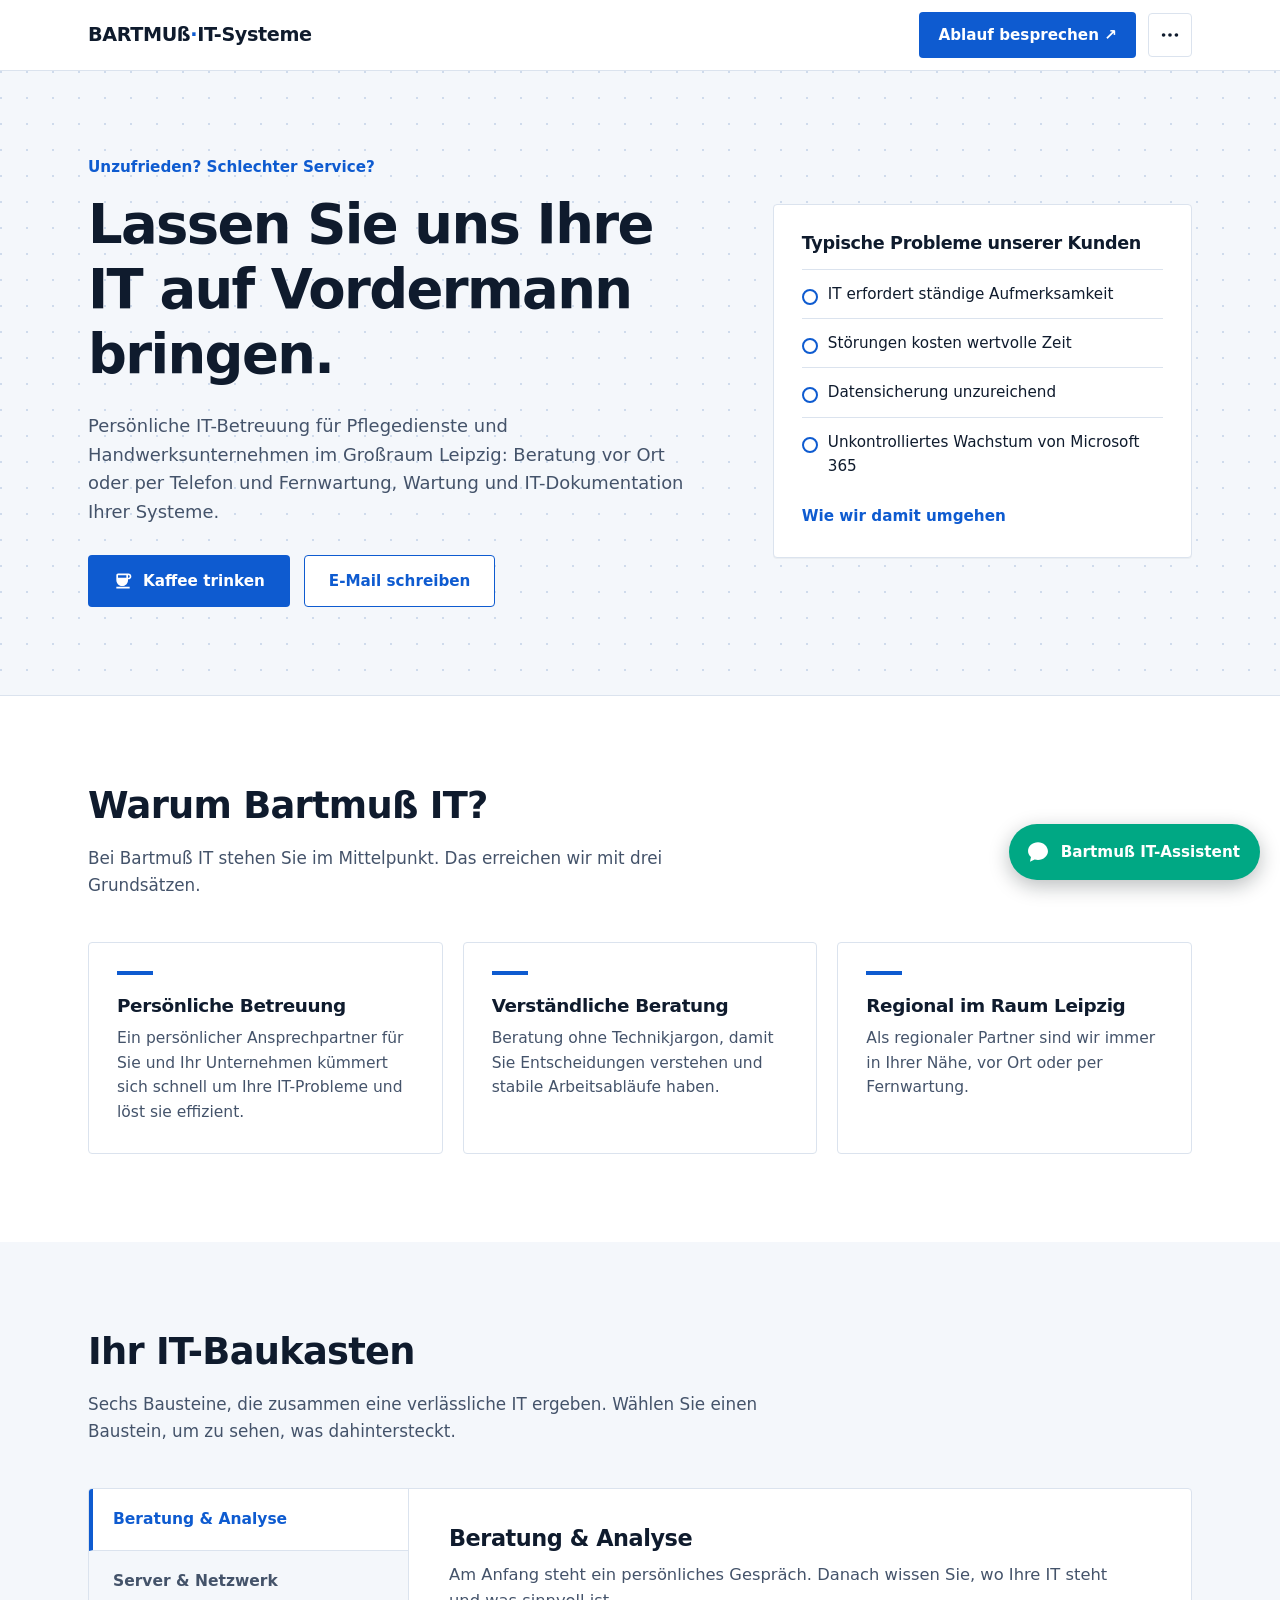
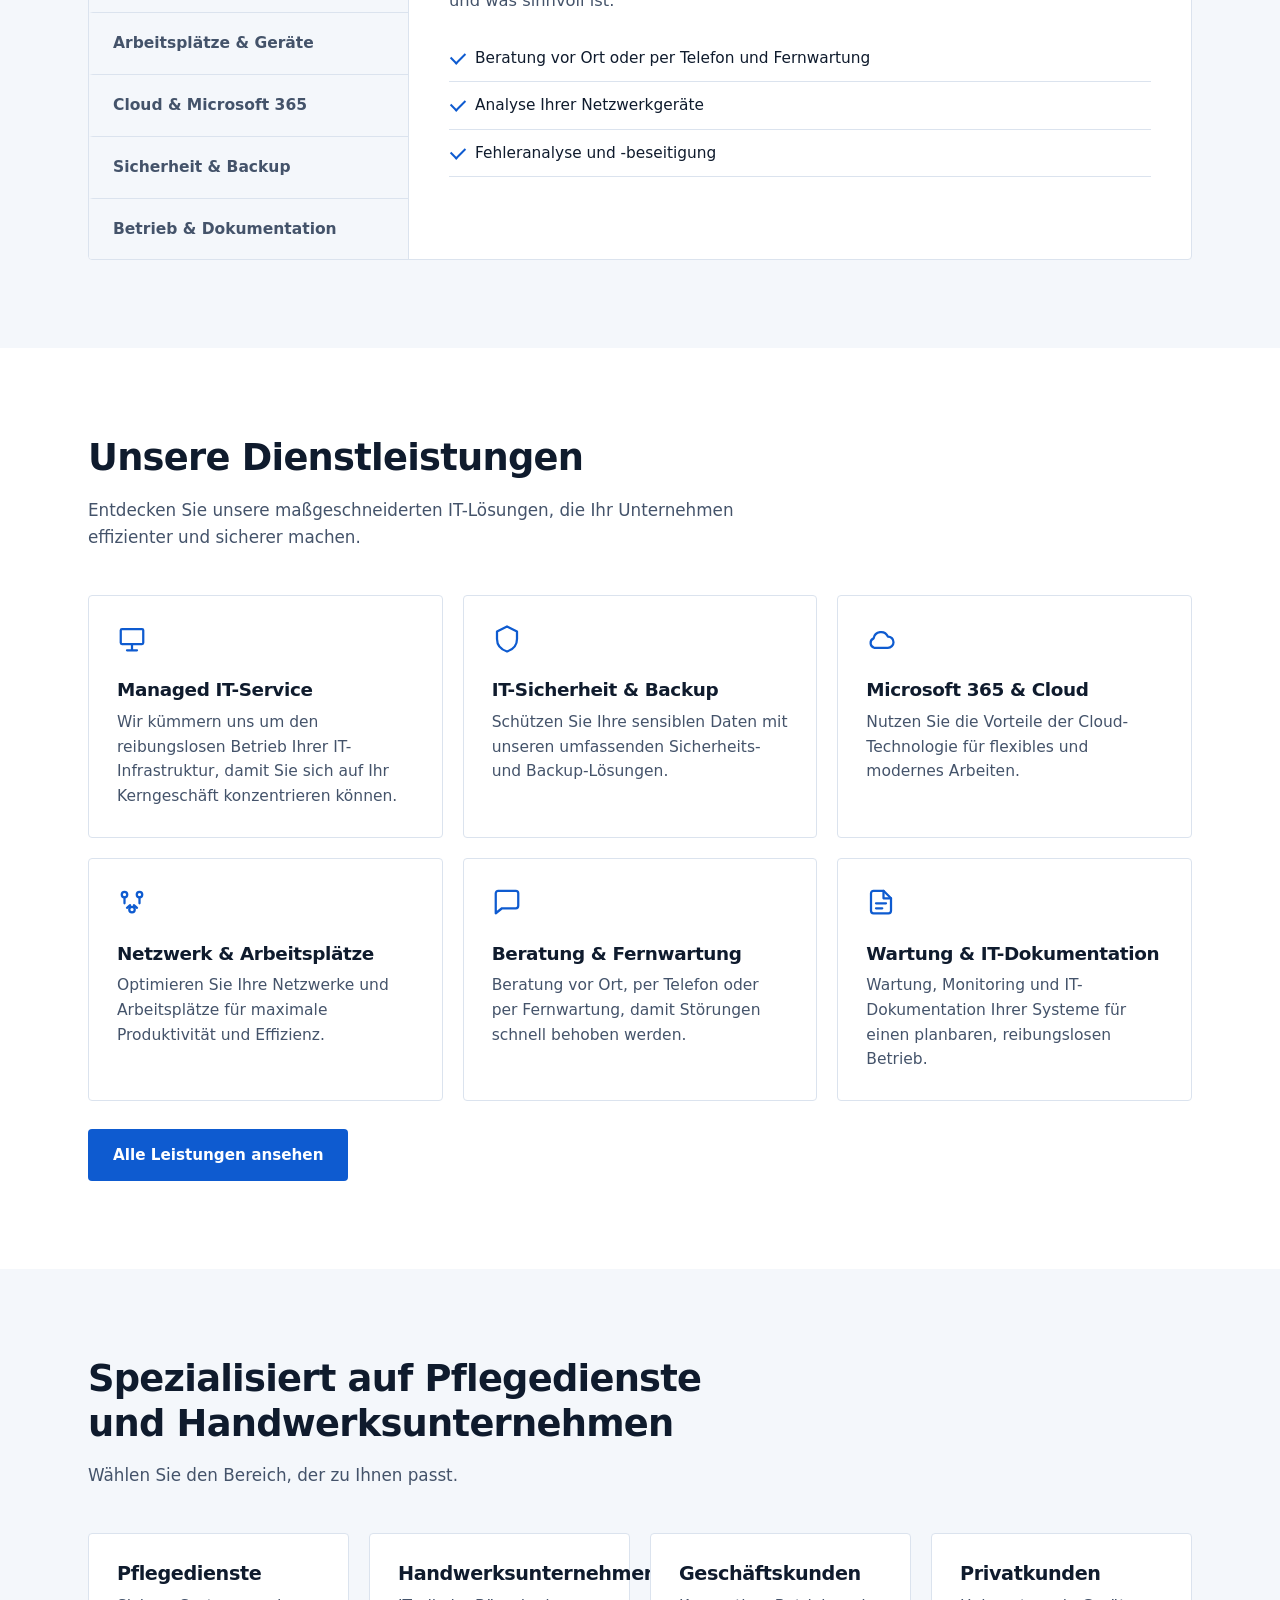
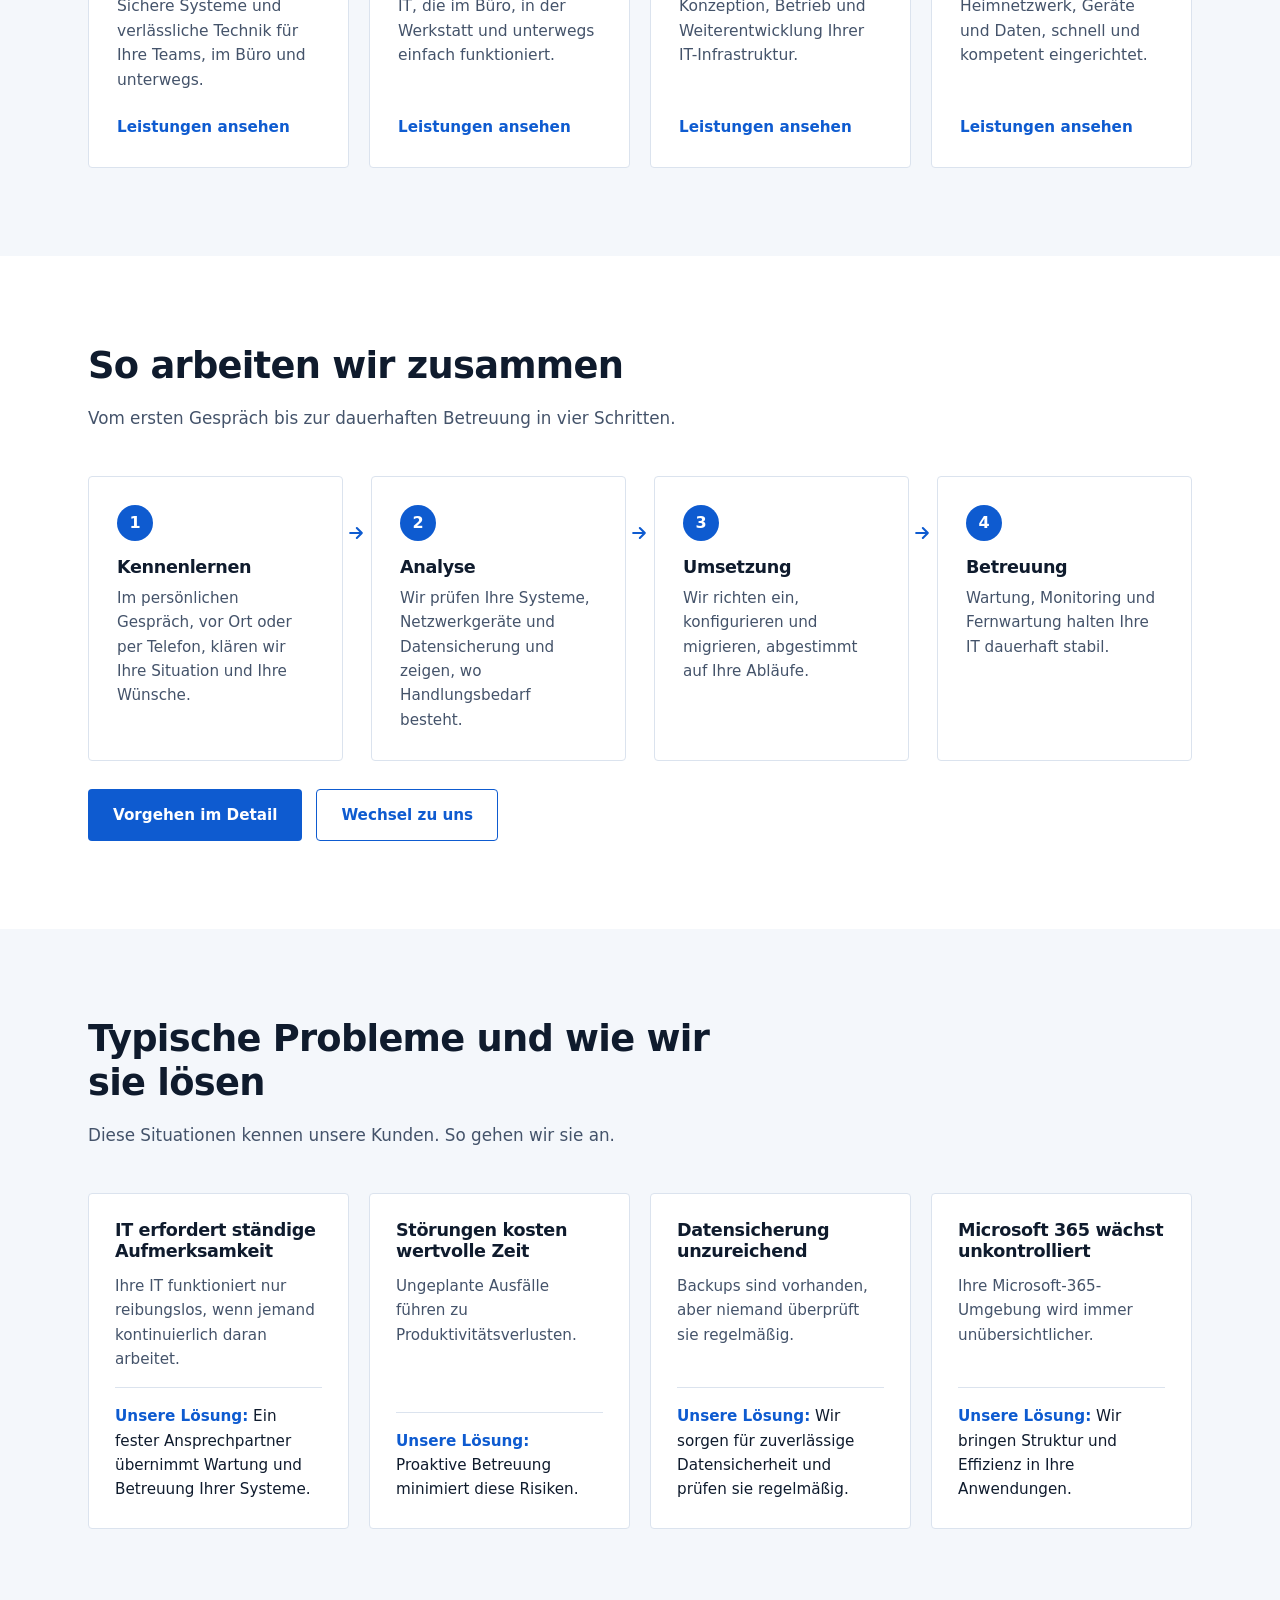
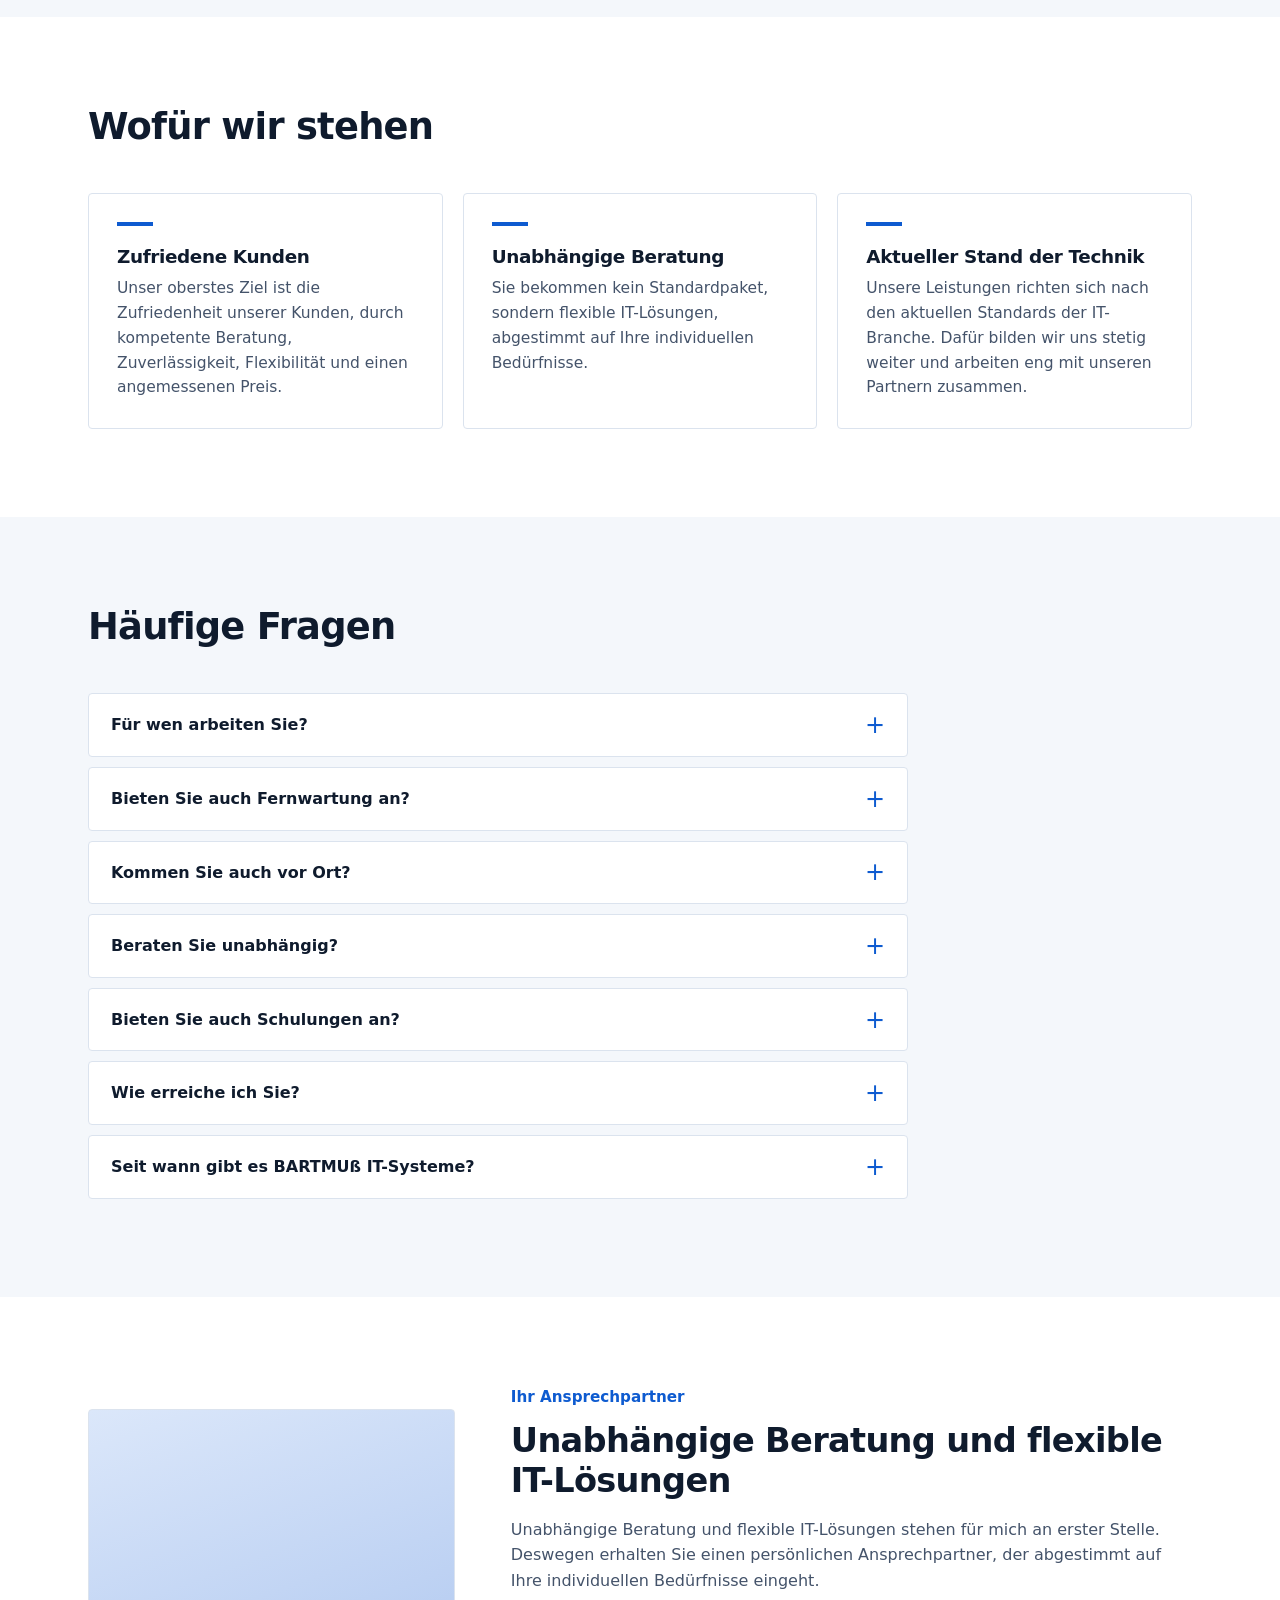
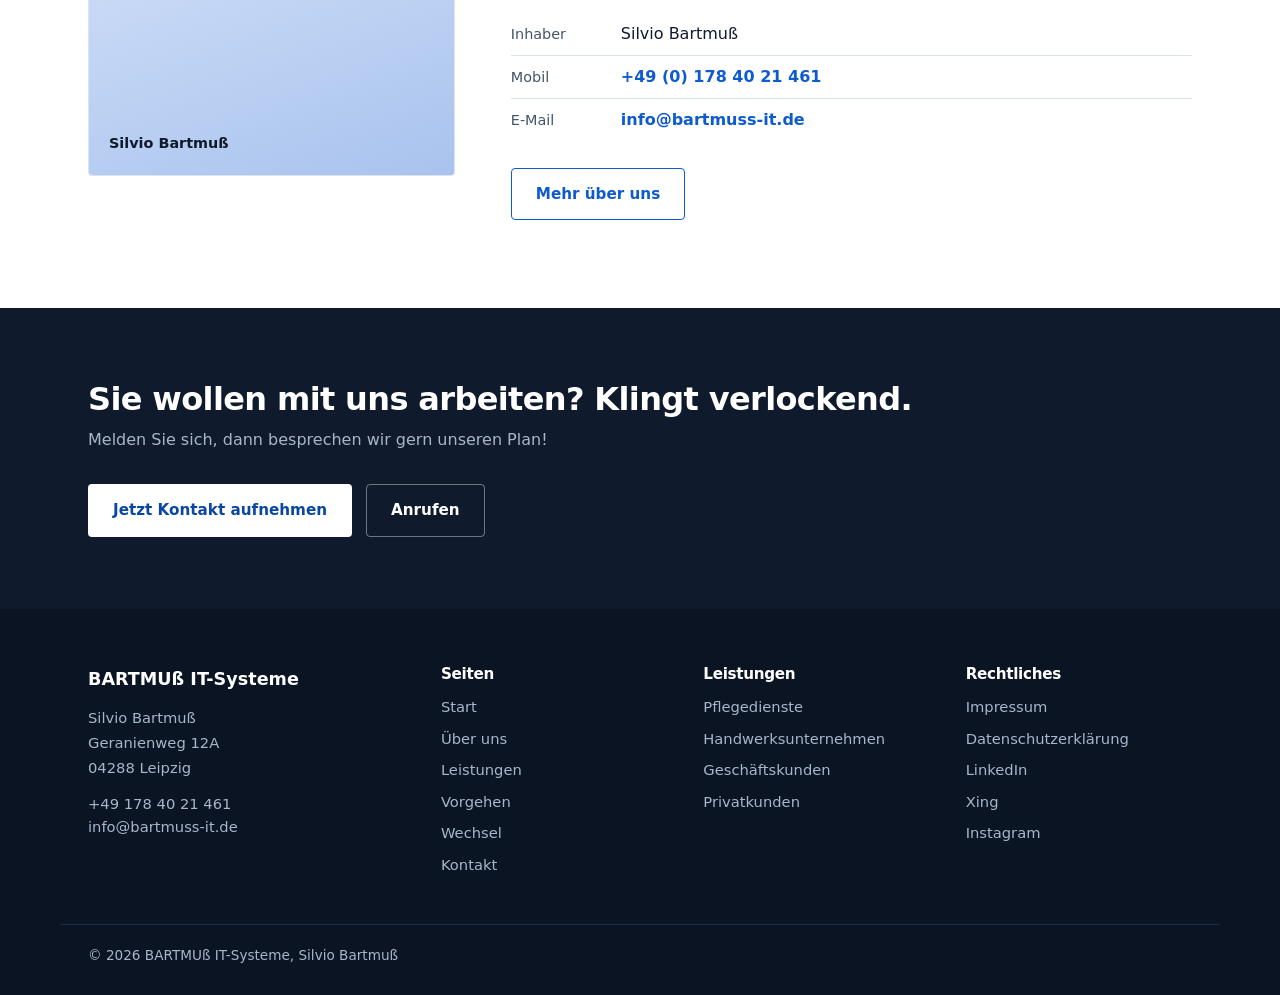
<file: index.html>
<!DOCTYPE html>
<html lang="de">
<head>
<meta charset="UTF-8">
<meta name="viewport" content="width=device-width, initial-scale=1.0">
<title>BARTMUß IT-Systeme | IT-Betreuung für Pflegedienste und Handwerksunternehmen in Leipzig</title>
<meta name="description" content="Persönliche IT-Betreuung für Pflegedienste und Handwerksunternehmen im Großraum Leipzig: Wartung, IT-Sicherheit, Datensicherung, Microsoft 365 und Fernwartung.">
<link rel="stylesheet" href="style.css">
</head>
<body>

<header>
  <div class="wrap nav-row">
    <a href="index.html" class="brand">BARTMUß<span>·</span>IT-Systeme</a>
    <div class="nav-actions">
      <a class="btn btn-primary nav-cta" href="kontakt.html">Ablauf besprechen ↗</a>
      <div class="menu-wrap">
        <button class="menu-btn" id="burger" aria-label="Menü öffnen" aria-expanded="false" aria-controls="nav">
          <svg viewBox="0 0 24 24" fill="currentColor" aria-hidden="true"><circle cx="5" cy="12" r="2"/><circle cx="12" cy="12" r="2"/><circle cx="19" cy="12" r="2"/></svg>
        </button>
        <nav id="nav" aria-label="Hauptmenü">
          <ul>
        <li><a href="index.html" aria-current="page">Start</a></li>
        <li><a href="ueber.html">Über uns</a></li>
        <li><a href="leistungen.html">Leistungen</a></li>
        <li><a href="vorgehen.html">Vorgehen</a></li>
        <li><a href="wechsel.html">Wechsel</a></li>
        <li><a href="kontakt.html">Kontakt</a></li>
      </ul>
        </nav>
      </div>
    </div>
  </div>
</header>

<main>

<!-- Hero -->
<section class="hero">
  <div class="wrap">
    <div>
      <p class="kicker">Unzufrieden? Schlechter Service?</p>
      <h1>Lassen Sie uns Ihre IT auf Vordermann bringen.</h1>
      <p class="lead">Persönliche IT-Betreuung für Pflegedienste und Handwerksunternehmen im Großraum Leipzig: Beratung vor Ort oder per Telefon und Fernwartung, Wartung und IT-Dokumentation Ihrer Systeme.</p>
      <div class="cta-row">
        <a href="kontakt.html" class="btn btn-primary btn-icon"><svg viewBox="0 0 24 24" fill="currentColor" aria-hidden="true"><path d="M18.5 3H6c-1.1 0-2 .9-2 2v5.71c0 3.83 2.95 7.18 6.78 7.29 3.96.12 7.22-3.06 7.22-7v-1h.5c1.93 0 3.5-1.57 3.5-3.5S20.43 3 18.5 3zM16 5v3H6V5h10zm2.5 3H18V5h.5c.83 0 1.5.67 1.5 1.5S19.33 8 18.5 8zM4 19h16v2H4z"/></svg>Kaffee trinken</a>
        <a href="mailto:info@bartmuss-it.de" class="btn btn-secondary">E-Mail schreiben</a>
      </div>
    </div>
    <div class="hero-card">
      <h2>Typische Probleme unserer Kunden</h2>
      <ul>
        <li>IT erfordert ständige Aufmerksamkeit</li>
        <li>Störungen kosten wertvolle Zeit</li>
        <li>Datensicherung unzureichend</li>
        <li>Unkontrolliertes Wachstum von Microsoft 365</li>
      </ul>
      <a class="more" href="#loesungen">Wie wir damit umgehen</a>
    </div>
  </div>
</section>

<!-- Prinzip -->
<section>
  <div class="wrap">
    <div class="section-head">
      <h2>Warum Bartmuß IT?</h2>
      <p>Bei Bartmuß IT stehen Sie im Mittelpunkt. Das erreichen wir mit drei Grundsätzen.</p>
    </div>
    <div class="grid-3">
      <div class="tile">
        <div class="mark"></div>
        <h3>Persönliche Betreuung</h3>
        <p>Ein persönlicher Ansprechpartner für Sie und Ihr Unternehmen kümmert sich schnell um Ihre IT-Probleme und löst sie effizient.</p>
      </div>
      <div class="tile">
        <div class="mark"></div>
        <h3>Verständliche Beratung</h3>
        <p>Beratung ohne Technikjargon, damit Sie Entscheidungen verstehen und stabile Arbeitsabläufe haben.</p>
      </div>
      <div class="tile">
        <div class="mark"></div>
        <h3>Regional im Raum Leipzig</h3>
        <p>Als regionaler Partner sind wir immer in Ihrer Nähe, vor Ort oder per Fernwartung.</p>
      </div>
    </div>
  </div>
</section>

<!-- IT-Baukasten (interaktiv) -->
<section class="soft">
  <div class="wrap">
    <div class="section-head">
      <h2>Ihr IT-Baukasten</h2>
      <p>Sechs Bausteine, die zusammen eine verlässliche IT ergeben. Wählen Sie einen Baustein, um zu sehen, was dahintersteckt.</p>
    </div>
    <div class="kit">
      <div class="kit-tabs" role="tablist" aria-label="IT-Bausteine" aria-orientation="vertical">
        <button class="kit-tab" role="tab" id="tab-1" aria-controls="panel-1" aria-selected="true" tabindex="0">Beratung &amp; Analyse</button>
        <button class="kit-tab" role="tab" id="tab-2" aria-controls="panel-2" aria-selected="false" tabindex="-1">Server &amp; Netzwerk</button>
        <button class="kit-tab" role="tab" id="tab-3" aria-controls="panel-3" aria-selected="false" tabindex="-1">Arbeitsplätze &amp; Geräte</button>
        <button class="kit-tab" role="tab" id="tab-4" aria-controls="panel-4" aria-selected="false" tabindex="-1">Cloud &amp; Microsoft 365</button>
        <button class="kit-tab" role="tab" id="tab-5" aria-controls="panel-5" aria-selected="false" tabindex="-1">Sicherheit &amp; Backup</button>
        <button class="kit-tab" role="tab" id="tab-6" aria-controls="panel-6" aria-selected="false" tabindex="-1">Betrieb &amp; Dokumentation</button>
      </div>
      <div class="kit-panels">
        <div class="kit-panel" role="tabpanel" id="panel-1" aria-labelledby="tab-1">
          <h3>Beratung &amp; Analyse</h3>
          <p>Am Anfang steht ein persönliches Gespräch. Danach wissen Sie, wo Ihre IT steht und was sinnvoll ist.</p>
          <ul class="check-list" style="columns:1;">
            <li>Beratung vor Ort oder per Telefon und Fernwartung</li>
            <li>Analyse Ihrer Netzwerkgeräte</li>
            <li>Fehleranalyse und -beseitigung</li>
          </ul>
        </div>
        <div class="kit-panel" role="tabpanel" id="panel-2" aria-labelledby="tab-2" hidden>
          <h3>Server &amp; Netzwerk</h3>
          <p>Die Grundlage, auf der alles andere läuft: stabil, übersichtlich und von überall erreichbar.</p>
          <ul class="check-list" style="columns:1;">
            <li>Server-Systeme</li>
            <li>Erweiterung und Konfiguration Ihrer vorhandenen IT-Infrastruktur</li>
            <li>Anbindung per VPN</li>
          </ul>
        </div>
        <div class="kit-panel" role="tabpanel" id="panel-3" aria-labelledby="tab-3" hidden>
          <h3>Arbeitsplätze &amp; Geräte</h3>
          <p>Damit Ihre Mitarbeitenden ohne Umwege arbeiten können, im Büro und unterwegs.</p>
          <ul class="check-list" style="columns:1;">
            <li>Windows Clients, (Netzwerk-)Drucker und mobile Endgeräte</li>
            <li>Einkauf und Aufbau der gewünschten Hard- und Softwarekomponenten</li>
            <li>Konfiguration von Drucker, Scanner und mobilen Endgeräten</li>
          </ul>
        </div>
        <div class="kit-panel" role="tabpanel" id="panel-4" aria-labelledby="tab-4" hidden>
          <h3>Cloud &amp; Microsoft 365</h3>
          <p>Flexibel und modern arbeiten, ohne dass die Umgebung unkontrolliert wächst.</p>
          <ul class="check-list" style="columns:1;">
            <li>Struktur und Effizienz für Ihre Microsoft-365-Umgebung</li>
            <li>Konzeption und Umsetzung von Cloud-Infrastrukturen (AWS)</li>
            <li>Migration von lokalen IT-Ressourcen in die Cloud</li>
          </ul>
        </div>
        <div class="kit-panel" role="tabpanel" id="panel-5" aria-labelledby="tab-5" hidden>
          <h3>Sicherheit &amp; Backup</h3>
          <p>Ganzheitlicher Schutz Ihrer IT-Systeme und Ihrer Geschäftsdaten.</p>
          <ul class="check-list" style="columns:1;">
            <li>Datensicherung Ihrer Geschäftsdaten, Backup und Recovery</li>
            <li>Antivirus-Lösungen für Sie und Ihr Unternehmen</li>
            <li>Netzwerkschutz mit Firewalls</li>
            <li>Interne IT-Sicherheit durch Group-Policy-Erstellung</li>
          </ul>
        </div>
        <div class="kit-panel" role="tabpanel" id="panel-6" aria-labelledby="tab-6" hidden>
          <h3>Betrieb &amp; Dokumentation</h3>
          <p>Damit Ihre IT dauerhaft stabil bleibt und jeder nachvollziehen kann, wie sie aufgebaut ist.</p>
          <ul class="check-list" style="columns:1;">
            <li>Wartung von Hardware und Software</li>
            <li>Patchmanagement und Monitoring der IT-Systeme</li>
            <li>IT-Dokumentation</li>
            <li>Fernwartung bei Störungen</li>
          </ul>
        </div>
      </div>
    </div>
  </div>
</section>

<!-- Leistungen -->
<section>
  <div class="wrap">
    <div class="section-head">
      <h2>Unsere Dienstleistungen</h2>
      <p>Entdecken Sie unsere maßgeschneiderten IT-Lösungen, die Ihr Unternehmen effizienter und sicherer machen.</p>
    </div>
    <div class="grid-6">
      <div class="tile">
        <svg viewBox="0 0 24 24" fill="none" stroke-width="1.8" stroke-linecap="round" stroke-linejoin="round" aria-hidden="true"><rect x="3" y="4" width="18" height="12" rx="1"/><path d="M8 21h8M12 16v5"/></svg>
        <h3>Managed IT-Service</h3>
        <p>Wir kümmern uns um den reibungslosen Betrieb Ihrer IT-Infrastruktur, damit Sie sich auf Ihr Kerngeschäft konzentrieren können.</p>
      </div>
      <div class="tile">
        <svg viewBox="0 0 24 24" fill="none" stroke-width="1.8" stroke-linecap="round" stroke-linejoin="round" aria-hidden="true"><path d="M12 2 4 6v6c0 5 3.5 8.5 8 10 4.5-1.5 8-5 8-10V6l-8-4z"/></svg>
        <h3>IT-Sicherheit &amp; Backup</h3>
        <p>Schützen Sie Ihre sensiblen Daten mit unseren umfassenden Sicherheits- und Backup-Lösungen.</p>
      </div>
      <div class="tile">
        <svg viewBox="0 0 24 24" fill="none" stroke-width="1.8" stroke-linecap="round" stroke-linejoin="round" aria-hidden="true"><path d="M17.5 19a4.5 4.5 0 0 0 0-9 6 6 0 0 0-11.4 1.5A4 4 0 0 0 6.5 19h11z"/></svg>
        <h3>Microsoft 365 &amp; Cloud</h3>
        <p>Nutzen Sie die Vorteile der Cloud-Technologie für flexibles und modernes Arbeiten.</p>
      </div>
      <div class="tile">
        <svg viewBox="0 0 24 24" fill="none" stroke-width="1.8" stroke-linecap="round" stroke-linejoin="round" aria-hidden="true"><circle cx="6" cy="6" r="2.2"/><circle cx="18" cy="6" r="2.2"/><circle cx="12" cy="18" r="2.2"/><path d="M6 8.2V13m12-4.8V13M8 16.7l2.5-2.2M16 16.7l-2.5-2.2"/></svg>
        <h3>Netzwerk &amp; Arbeitsplätze</h3>
        <p>Optimieren Sie Ihre Netzwerke und Arbeitsplätze für maximale Produktivität und Effizienz.</p>
      </div>
      <div class="tile">
        <svg viewBox="0 0 24 24" fill="none" stroke-width="1.8" stroke-linecap="round" stroke-linejoin="round" aria-hidden="true"><path d="M21 15a2 2 0 0 1-2 2H8l-5 4V5a2 2 0 0 1 2-2h14a2 2 0 0 1 2 2z"/></svg>
        <h3>Beratung &amp; Fernwartung</h3>
        <p>Beratung vor Ort, per Telefon oder per Fernwartung, damit Störungen schnell behoben werden.</p>
      </div>
      <div class="tile">
        <svg viewBox="0 0 24 24" fill="none" stroke-width="1.8" stroke-linecap="round" stroke-linejoin="round" aria-hidden="true"><path d="M14 3H6a2 2 0 0 0-2 2v14a2 2 0 0 0 2 2h12a2 2 0 0 0 2-2V9z"/><path d="M14 3v6h6M8 13h8M8 17h5"/></svg>
        <h3>Wartung &amp; IT-Dokumentation</h3>
        <p>Wartung, Monitoring und IT-Dokumentation Ihrer Systeme für einen planbaren, reibungslosen Betrieb.</p>
      </div>
    </div>
    <div class="cta-row">
      <a href="leistungen.html" class="btn btn-primary">Alle Leistungen ansehen</a>
    </div>
  </div>
</section>

<!-- Einstiege -->
<section class="soft">
  <div class="wrap">
    <div class="section-head">
      <h2>Spezialisiert auf Pflegedienste und Handwerksunternehmen</h2>
      <p>Wählen Sie den Bereich, der zu Ihnen passt.</p>
    </div>
    <div class="grid-4">
      <a class="entry" href="leistungen.html#pflegedienste">
        <h3>Pflegedienste</h3>
        <p>Sichere Systeme und verlässliche Technik für Ihre Teams, im Büro und unterwegs.</p>
        <span class="go">Leistungen ansehen</span>
      </a>
      <a class="entry" href="leistungen.html#handwerk">
        <h3>Handwerksunternehmen</h3>
        <p>IT, die im Büro, in der Werkstatt und unterwegs einfach funktioniert.</p>
        <span class="go">Leistungen ansehen</span>
      </a>
      <a class="entry" href="leistungen.html#geschaeftskunden">
        <h3>Geschäftskunden</h3>
        <p>Konzeption, Betrieb und Weiterentwicklung Ihrer IT-Infrastruktur.</p>
        <span class="go">Leistungen ansehen</span>
      </a>
      <a class="entry" href="leistungen.html#privatkunden">
        <h3>Privatkunden</h3>
        <p>Heimnetzwerk, Geräte und Daten, schnell und kompetent eingerichtet.</p>
        <span class="go">Leistungen ansehen</span>
      </a>
    </div>
  </div>
</section>

<!-- Zusammenarbeit -->
<section>
  <div class="wrap">
    <div class="section-head">
      <h2>So arbeiten wir zusammen</h2>
      <p>Vom ersten Gespräch bis zur dauerhaften Betreuung in vier Schritten.</p>
    </div>
    <div class="steps">
      <div class="step">
        <span class="n">1</span>
        <h3>Kennenlernen</h3>
        <p>Im persönlichen Gespräch, vor Ort oder per Telefon, klären wir Ihre Situation und Ihre Wünsche.</p>
      </div>
      <div class="step">
        <span class="n">2</span>
        <h3>Analyse</h3>
        <p>Wir prüfen Ihre Systeme, Netzwerkgeräte und Datensicherung und zeigen, wo Handlungsbedarf besteht.</p>
      </div>
      <div class="step">
        <span class="n">3</span>
        <h3>Umsetzung</h3>
        <p>Wir richten ein, konfigurieren und migrieren, abgestimmt auf Ihre Abläufe.</p>
      </div>
      <div class="step">
        <span class="n">4</span>
        <h3>Betreuung</h3>
        <p>Wartung, Monitoring und Fernwartung halten Ihre IT dauerhaft stabil.</p>
      </div>
    </div>
    <div class="cta-row">
      <a href="vorgehen.html" class="btn btn-primary">Vorgehen im Detail</a>
      <a href="wechsel.html" class="btn btn-secondary">Wechsel zu uns</a>
    </div>
  </div>
</section>

<!-- Probleme und Lösungen -->
<section class="soft" id="loesungen">
  <div class="wrap">
    <div class="section-head">
      <h2>Typische Probleme und wie wir sie lösen</h2>
      <p>Diese Situationen kennen unsere Kunden. So gehen wir sie an.</p>
    </div>
    <div class="grid-4 cases">
      <div class="case">
        <h3>IT erfordert ständige Aufmerksamkeit</h3>
        <p class="problem">Ihre IT funktioniert nur reibungslos, wenn jemand kontinuierlich daran arbeitet.</p>
        <p class="solution"><strong>Unsere Lösung:</strong> Ein fester Ansprechpartner übernimmt Wartung und Betreuung Ihrer Systeme.</p>
      </div>
      <div class="case">
        <h3>Störungen kosten wertvolle Zeit</h3>
        <p class="problem">Ungeplante Ausfälle führen zu Produktivitätsverlusten.</p>
        <p class="solution"><strong>Unsere Lösung:</strong> Proaktive Betreuung minimiert diese Risiken.</p>
      </div>
      <div class="case">
        <h3>Datensicherung unzureichend</h3>
        <p class="problem">Backups sind vorhanden, aber niemand überprüft sie regelmäßig.</p>
        <p class="solution"><strong>Unsere Lösung:</strong> Wir sorgen für zuverlässige Datensicherheit und prüfen sie regelmäßig.</p>
      </div>
      <div class="case">
        <h3>Microsoft 365 wächst unkontrolliert</h3>
        <p class="problem">Ihre Microsoft-365-Umgebung wird immer unübersichtlicher.</p>
        <p class="solution"><strong>Unsere Lösung:</strong> Wir bringen Struktur und Effizienz in Ihre Anwendungen.</p>
      </div>
    </div>
  </div>
</section>

<!-- Werte -->
<section>
  <div class="wrap">
    <div class="section-head">
      <h2>Wofür wir stehen</h2>
    </div>
    <div class="grid-3">
      <div class="tile">
        <div class="mark"></div>
        <h3>Zufriedene Kunden</h3>
        <p>Unser oberstes Ziel ist die Zufriedenheit unserer Kunden, durch kompetente Beratung, Zuverlässigkeit, Flexibilität und einen angemessenen Preis.</p>
      </div>
      <div class="tile">
        <div class="mark"></div>
        <h3>Unabhängige Beratung</h3>
        <p>Sie bekommen kein Standardpaket, sondern flexible IT-Lösungen, abgestimmt auf Ihre individuellen Bedürfnisse.</p>
      </div>
      <div class="tile">
        <div class="mark"></div>
        <h3>Aktueller Stand der Technik</h3>
        <p>Unsere Leistungen richten sich nach den aktuellen Standards der IT-Branche. Dafür bilden wir uns stetig weiter und arbeiten eng mit unseren Partnern zusammen.</p>
      </div>
    </div>
  </div>
</section>

<!-- FAQ -->
<section class="soft" id="faq">
  <div class="wrap">
    <div class="section-head">
      <h2>Häufige Fragen</h2>
    </div>
    <div class="faq">
      <details>
        <summary>Für wen arbeiten Sie?</summary>
        <div class="answer"><p>Unser Schwerpunkt sind Pflegedienste und Handwerksunternehmen. Daneben betreuen wir weitere kleine und mittlere Unternehmen sowie Privatkunden im Großraum Leipzig und Umgebung.</p></div>
      </details>
      <details>
        <summary>Bieten Sie auch Fernwartung an?</summary>
        <div class="answer"><p>Ja. Beratung ist vor Ort, per Telefon und per Fernwartung möglich. Schicken Sie uns gern eine Anfrage.</p></div>
      </details>
      <details>
        <summary>Kommen Sie auch vor Ort?</summary>
        <div class="answer"><p>Ja, wir bieten Beratung und Service vor Ort im Großraum Leipzig an. Für Privatkunden gibt es zusätzlich einen Abhol- und Bringservice.</p></div>
      </details>
      <details>
        <summary>Beraten Sie unabhängig?</summary>
        <div class="answer"><p>Unabhängige Beratung und flexible IT-Lösungen stehen für uns an erster Stelle. Sie erhalten keine einzelne Standardlösung, sondern ein Konzept, das zu Ihren individuellen Bedürfnissen passt.</p></div>
      </details>
      <details>
        <summary>Bieten Sie auch Schulungen an?</summary>
        <div class="answer"><p>Ja, für Privatkunden zum Beispiel im Umgang mit Internet und Office-Software sowie als intensive Vor-Ort-Einweisung nach der Einrichtung.</p></div>
      </details>
      <details>
        <summary>Wie erreiche ich Sie?</summary>
        <div class="answer"><p>Über das <a href="kontakt.html" style="color:var(--accent); font-weight:600;">Kontaktformular</a>, per E-Mail an info@bartmuss-it.de oder telefonisch unter +49 178 40 21 461. Termine vereinbaren wir nach Absprache.</p></div>
      </details>
      <details>
        <summary>Seit wann gibt es BARTMUß IT-Systeme?</summary>
        <div class="answer"><p>Seit Oktober 2018. Silvio Bartmuß bringt 14 Jahre IT-Erfahrung mit, davon 9 im Gesundheitswesen.</p></div>
      </details>
    </div>
  </div>
</section>

<!-- Team -->
<section>
  <div class="wrap team-grid">
    <div>
      <div class="about-photo" style="aspect-ratio:1/1;">
        <img src="https://www.bartmuss-it.de/wp-content/uploads/2024/10/Silvio_Vorstellung.png" alt="Silvio Bartmuß" loading="lazy" onerror="this.remove()">
        <span>Silvio Bartmuß</span>
      </div>
    </div>
    <div>
      <p class="kicker">Ihr Ansprechpartner</p>
      <h2>Unabhängige Beratung und flexible IT-Lösungen</h2>
      <p>Unabhängige Beratung und flexible IT-Lösungen stehen für mich an erster Stelle. Deswegen erhalten Sie einen persönlichen Ansprechpartner, der abgestimmt auf Ihre individuellen Bedürfnisse eingeht.</p>
      <ul class="team-contact">
        <li><span>Inhaber</span>Silvio Bartmuß</li>
        <li><span>Mobil</span><a href="tel:+4917840214611">+49 (0) 178 40 21 461</a></li>
        <li><span>E-Mail</span><a href="mailto:info@bartmuss-it.de">info@bartmuss-it.de</a></li>
      </ul>
      <div class="cta-row">
        <a href="ueber.html" class="btn btn-secondary">Mehr über uns</a>
      </div>
    </div>
  </div>
</section>

<!-- CTA-Band -->
<div class="cta-band">
  <div class="wrap">
    <div>
      <h2>Sie wollen mit uns arbeiten? Klingt verlockend.</h2>
      <p>Melden Sie sich, dann besprechen wir gern unseren Plan!</p>
    </div>
    <div class="cta-row">
      <a href="kontakt.html" class="btn btn-primary">Jetzt Kontakt aufnehmen</a>
      <a href="tel:+4917840214611" class="btn btn-ghost">Anrufen</a>
    </div>
  </div>
</div>

</main>

<footer>
  <div class="wrap footer-grid">
    <div>
      <div class="f-brand">BARTMUß IT-Systeme</div>
      <address>Silvio Bartmuß<br>Geranienweg 12A<br>04288 Leipzig</address>
      <p style="margin-top:12px; color:inherit;"><a href="tel:+4917840214611">+49 178 40 21 461</a><br><a href="mailto:info@bartmuss-it.de">info@bartmuss-it.de</a></p>
    </div>
    <div>
      <h4>Seiten</h4>
      <ul>
        <li><a href="index.html">Start</a></li>
        <li><a href="ueber.html">Über uns</a></li>
        <li><a href="leistungen.html">Leistungen</a></li>
        <li><a href="vorgehen.html">Vorgehen</a></li>
        <li><a href="wechsel.html">Wechsel</a></li>
        <li><a href="kontakt.html">Kontakt</a></li>
      </ul>
    </div>
    <div>
      <h4>Leistungen</h4>
      <ul>
        <li><a href="leistungen.html#pflegedienste">Pflegedienste</a></li>
        <li><a href="leistungen.html#handwerk">Handwerksunternehmen</a></li>
        <li><a href="leistungen.html#geschaeftskunden">Geschäftskunden</a></li>
        <li><a href="leistungen.html#privatkunden">Privatkunden</a></li>
      </ul>
    </div>
    <div>
      <h4>Rechtliches</h4>
      <ul>
        <li><a href="impressum.html">Impressum</a></li>
        <li><a href="datenschutz.html">Datenschutzerklärung</a></li>
        <li><a href="https://www.linkedin.com/in/silvio-bartmuss/" target="_blank" rel="noopener">LinkedIn</a></li>
        <li><a href="https://www.xing.com/profile/Silvio_Bartmuss2" target="_blank" rel="noopener">Xing</a></li>
        <li><a href="https://www.instagram.com/bartmussit/" target="_blank" rel="noopener">Instagram</a></li>
      </ul>
    </div>
  </div>
  <div class="wrap footer-bottom">© <span id="year"></span> BARTMUß IT-Systeme, Silvio Bartmuß</div>
</footer>

<script src="main.js"></script>
<script src="chat.js" defer></script>
</body>
</html>
</file>
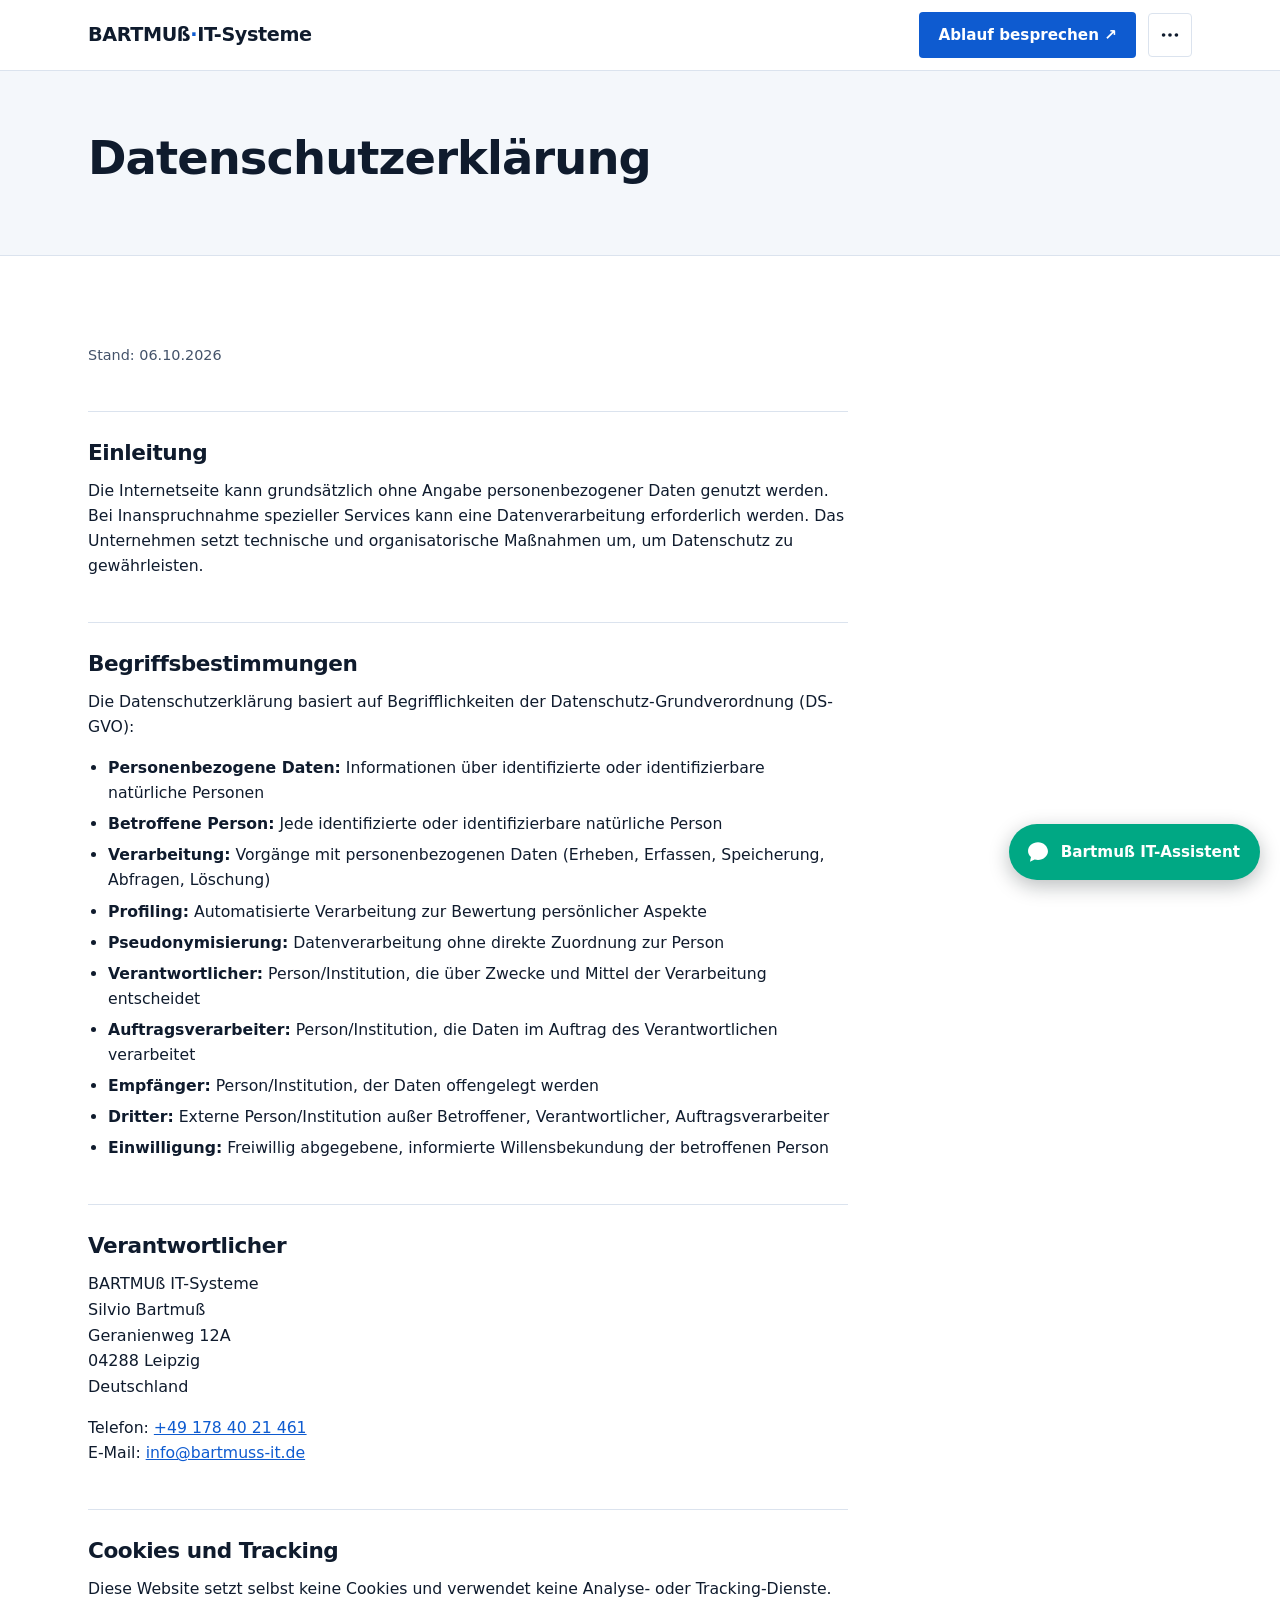
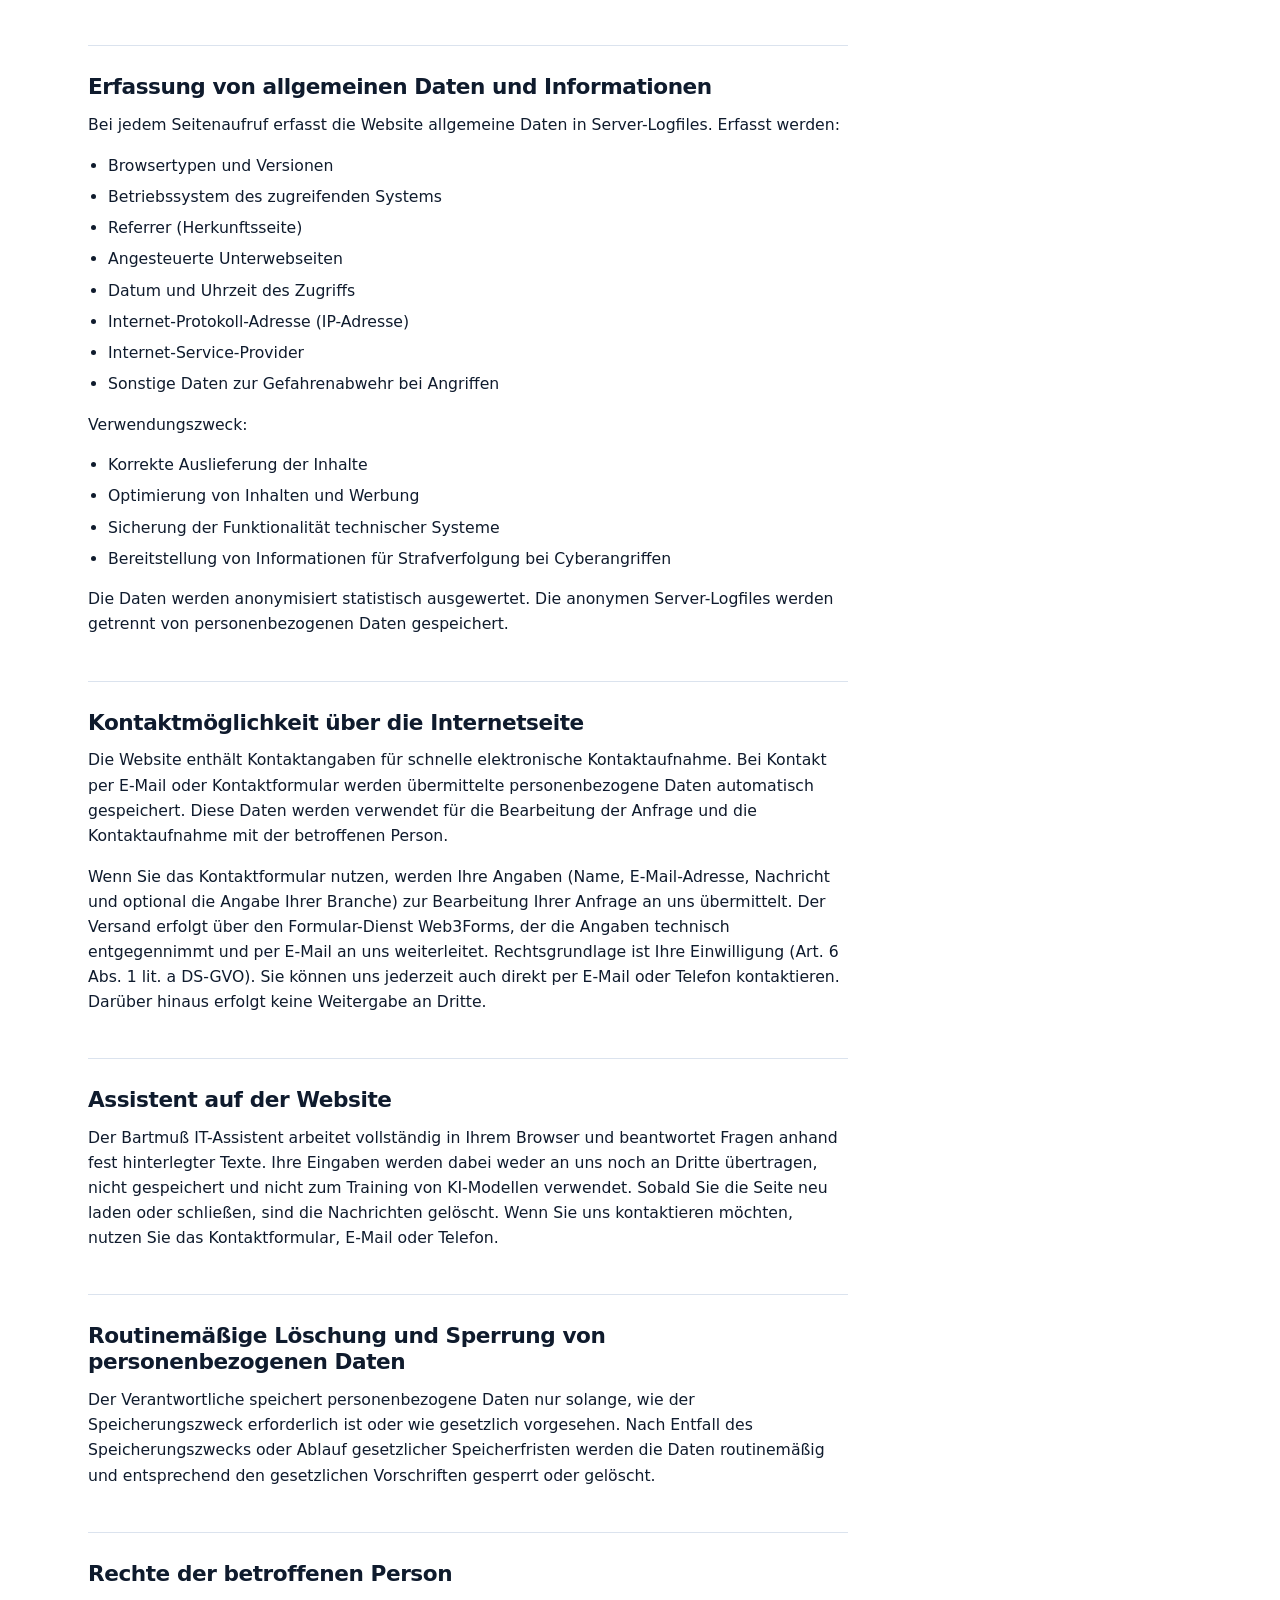
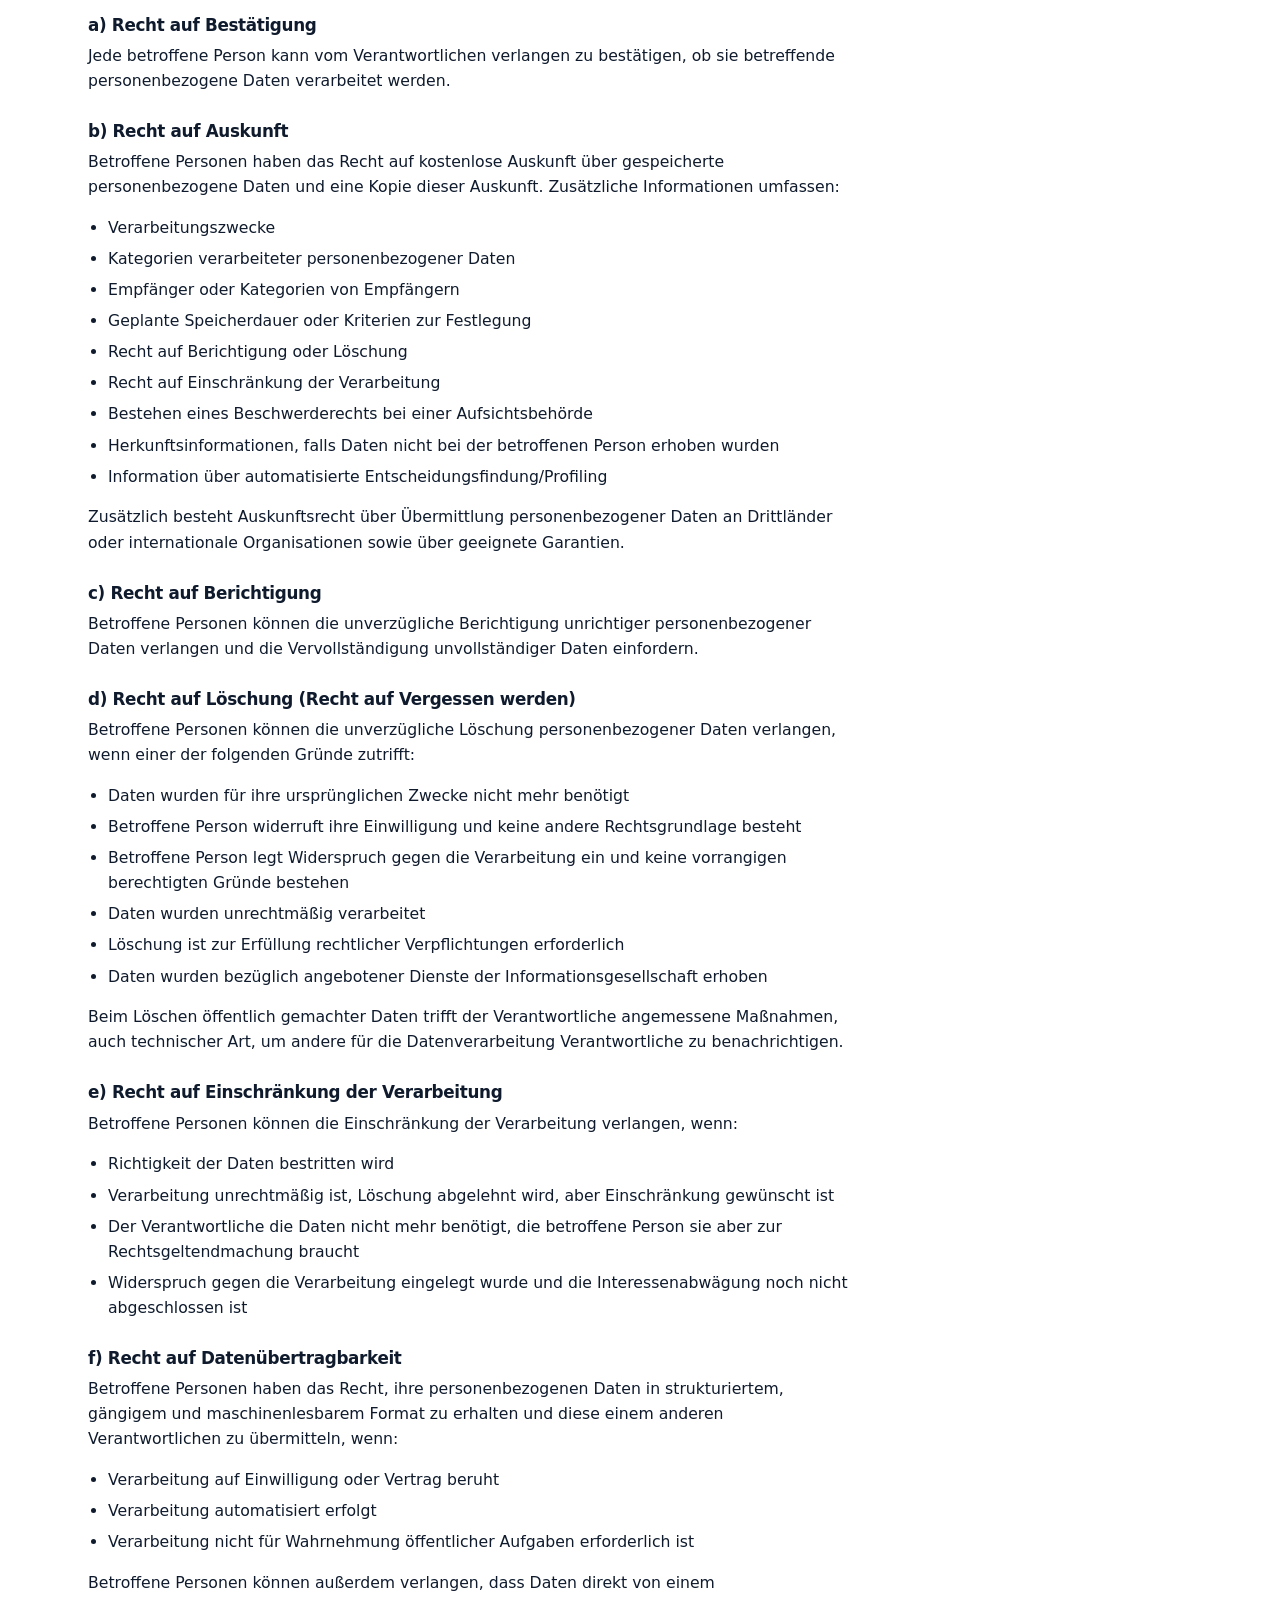
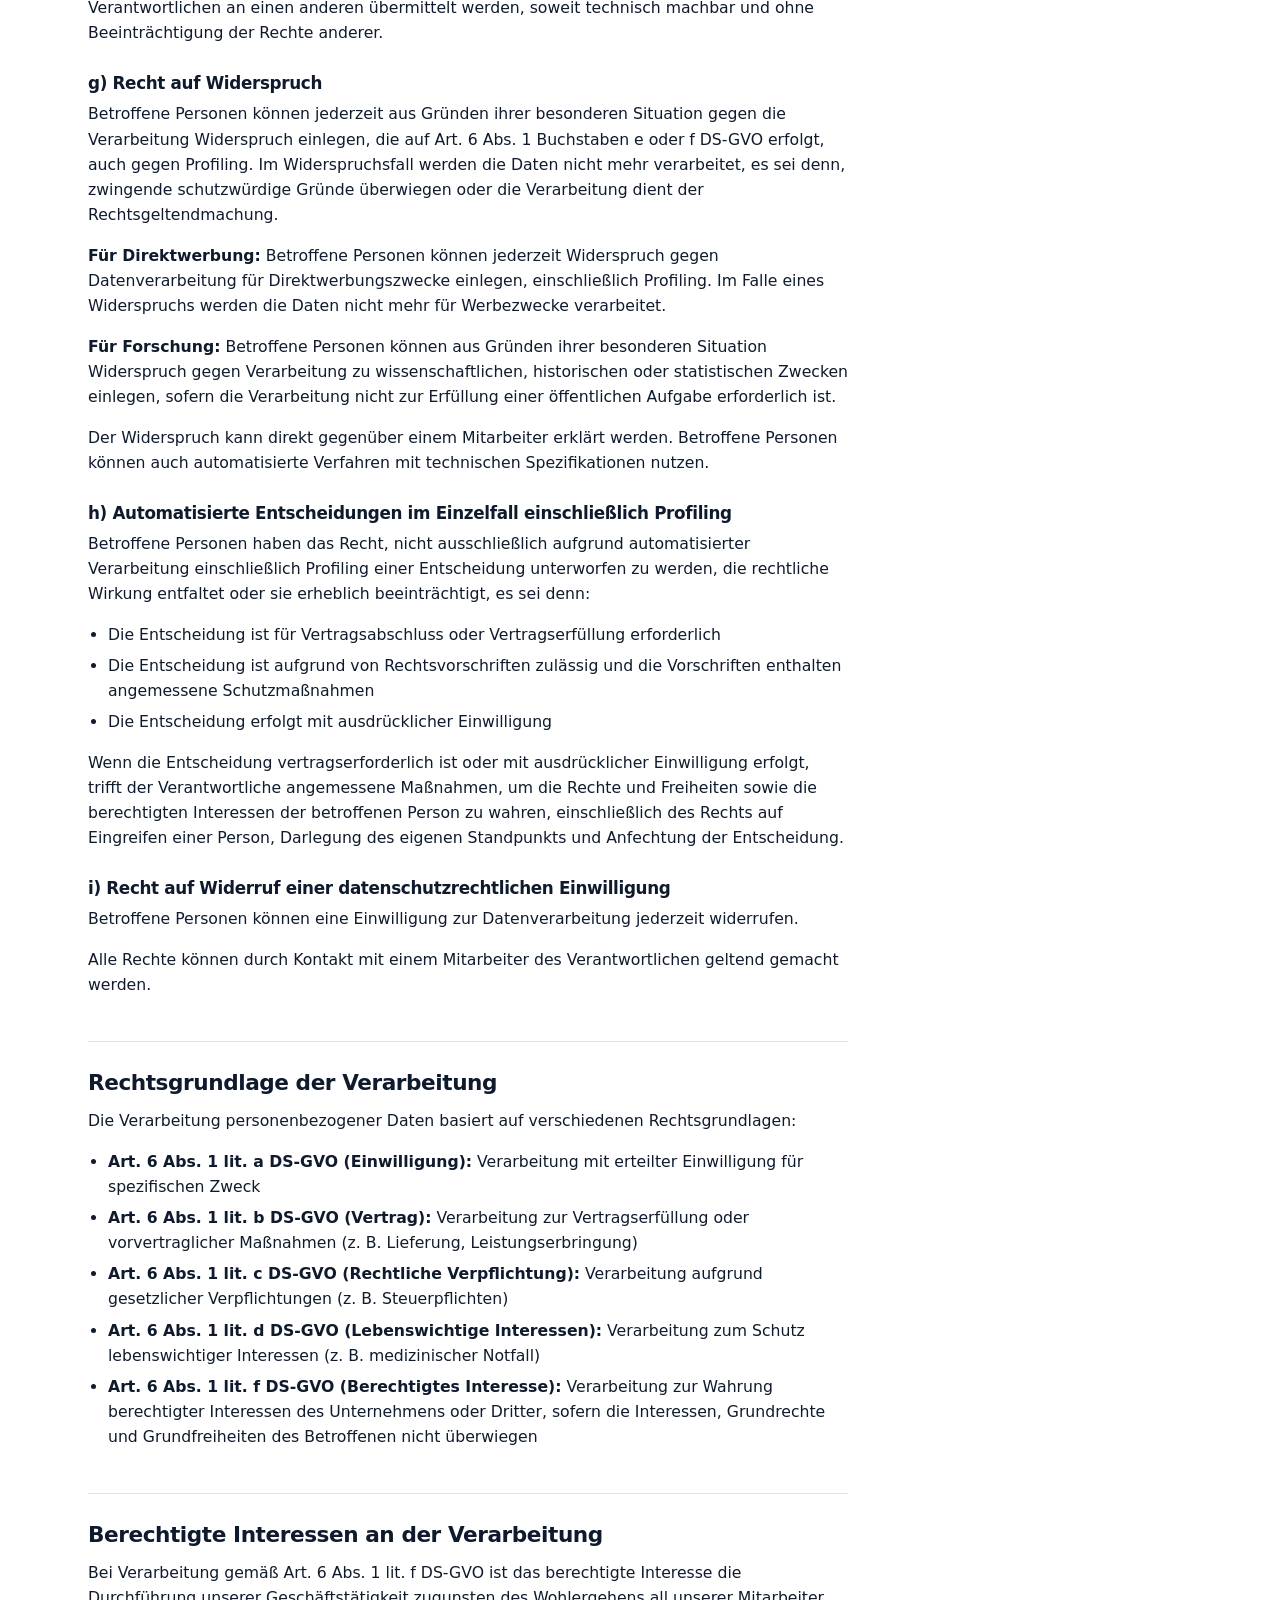
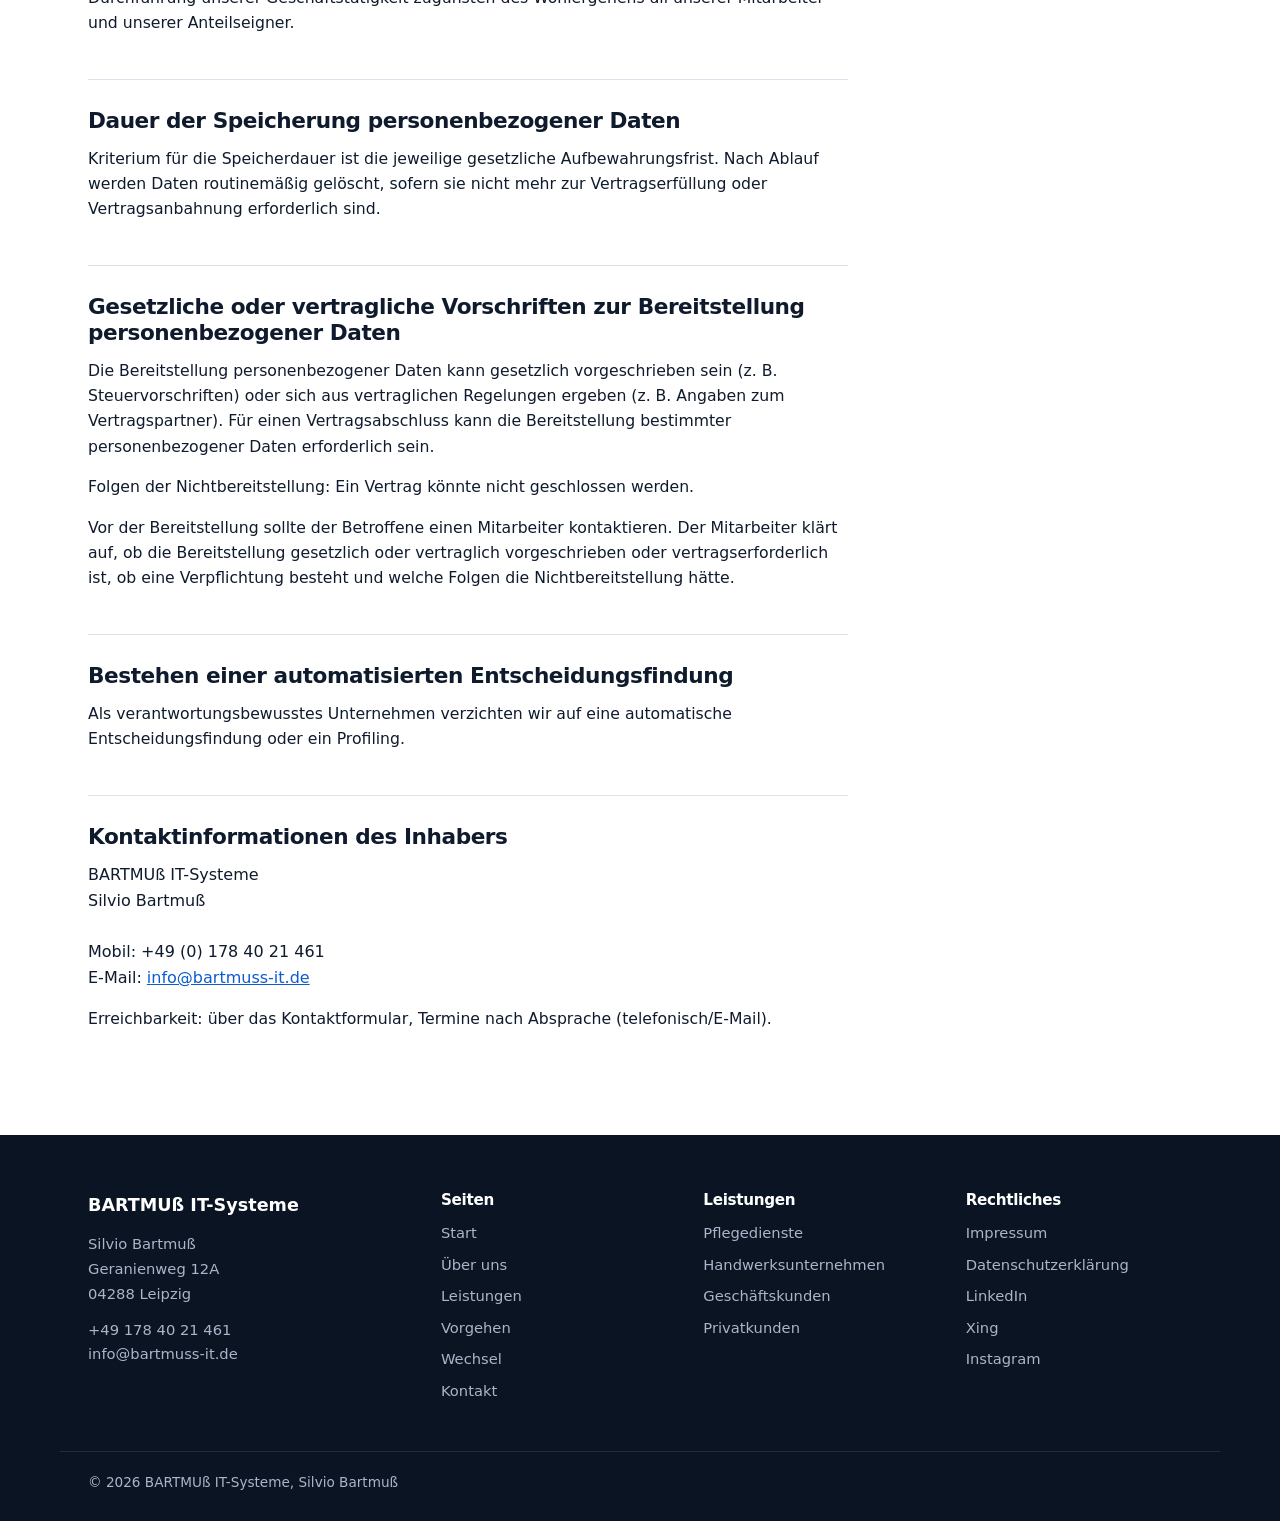
<file: datenschutz.html>
<!DOCTYPE html>
<html lang="de">
<head>
<meta charset="UTF-8">
<meta name="viewport" content="width=device-width, initial-scale=1.0">
<title>Datenschutzerklärung | BARTMUß IT-Systeme</title>
<meta name="description" content="Datenschutzerklärung von BARTMUß IT-Systeme, Silvio Bartmuß, Leipzig.">
<link rel="stylesheet" href="style.css">
</head>
<body>

<header>
  <div class="wrap nav-row">
    <a href="index.html" class="brand">BARTMUß<span>·</span>IT-Systeme</a>
    <div class="nav-actions">
      <a class="btn btn-primary nav-cta" href="kontakt.html">Ablauf besprechen ↗</a>
      <div class="menu-wrap">
        <button class="menu-btn" id="burger" aria-label="Menü öffnen" aria-expanded="false" aria-controls="nav">
          <svg viewBox="0 0 24 24" fill="currentColor" aria-hidden="true"><circle cx="5" cy="12" r="2"/><circle cx="12" cy="12" r="2"/><circle cx="19" cy="12" r="2"/></svg>
        </button>
        <nav id="nav" aria-label="Hauptmenü">
          <ul>
        <li><a href="index.html">Start</a></li>
        <li><a href="ueber.html">Über uns</a></li>
        <li><a href="leistungen.html">Leistungen</a></li>
        <li><a href="vorgehen.html">Vorgehen</a></li>
        <li><a href="wechsel.html">Wechsel</a></li>
        <li><a href="kontakt.html">Kontakt</a></li>
      </ul>
        </nav>
      </div>
    </div>
  </div>
</header>

<main>
<div class="page-head">
  <div class="wrap">
    <h1>Datenschutzerklärung</h1>
  </div>
</div>

<section>
  <div class="wrap">
    <div class="legal">
      <p class="stand">Stand: 06.10.2026</p>

      <h2>Einleitung</h2>
      <p>Die Internetseite kann grundsätzlich ohne Angabe personenbezogener Daten genutzt werden. Bei Inanspruchnahme spezieller Services kann eine Datenverarbeitung erforderlich werden. Das Unternehmen setzt technische und organisatorische Maßnahmen um, um Datenschutz zu gewährleisten.</p>

      <h2>Begriffsbestimmungen</h2>
      <p>Die Datenschutzerklärung basiert auf Begrifflichkeiten der Datenschutz-Grundverordnung (DS-GVO):</p>
      <ul>
        <li><strong>Personenbezogene Daten:</strong> Informationen über identifizierte oder identifizierbare natürliche Personen</li>
        <li><strong>Betroffene Person:</strong> Jede identifizierte oder identifizierbare natürliche Person</li>
        <li><strong>Verarbeitung:</strong> Vorgänge mit personenbezogenen Daten (Erheben, Erfassen, Speicherung, Abfragen, Löschung)</li>
        <li><strong>Profiling:</strong> Automatisierte Verarbeitung zur Bewertung persönlicher Aspekte</li>
        <li><strong>Pseudonymisierung:</strong> Datenverarbeitung ohne direkte Zuordnung zur Person</li>
        <li><strong>Verantwortlicher:</strong> Person/Institution, die über Zwecke und Mittel der Verarbeitung entscheidet</li>
        <li><strong>Auftragsverarbeiter:</strong> Person/Institution, die Daten im Auftrag des Verantwortlichen verarbeitet</li>
        <li><strong>Empfänger:</strong> Person/Institution, der Daten offengelegt werden</li>
        <li><strong>Dritter:</strong> Externe Person/Institution außer Betroffener, Verantwortlicher, Auftragsverarbeiter</li>
        <li><strong>Einwilligung:</strong> Freiwillig abgegebene, informierte Willensbekundung der betroffenen Person</li>
      </ul>

      <h2>Verantwortlicher</h2>
      <address>
        BARTMUß IT-Systeme<br>
        Silvio Bartmuß<br>
        Geranienweg 12A<br>
        04288 Leipzig<br>
        Deutschland
      </address>
      <p>Telefon: <a href="tel:+4917840214611">+49 178 40 21 461</a><br>
      E-Mail: <a href="mailto:info@bartmuss-it.de">info@bartmuss-it.de</a></p>

      <h2>Cookies und Tracking</h2>
      <p>Diese Website setzt selbst keine Cookies und verwendet keine Analyse- oder Tracking-Dienste.</p>

      <h2>Erfassung von allgemeinen Daten und Informationen</h2>
      <p>Bei jedem Seitenaufruf erfasst die Website allgemeine Daten in Server-Logfiles. Erfasst werden:</p>
      <ul>
        <li>Browsertypen und Versionen</li>
        <li>Betriebssystem des zugreifenden Systems</li>
        <li>Referrer (Herkunftsseite)</li>
        <li>Angesteuerte Unterwebseiten</li>
        <li>Datum und Uhrzeit des Zugriffs</li>
        <li>Internet-Protokoll-Adresse (IP-Adresse)</li>
        <li>Internet-Service-Provider</li>
        <li>Sonstige Daten zur Gefahrenabwehr bei Angriffen</li>
      </ul>
      <p>Verwendungszweck:</p>
      <ul>
        <li>Korrekte Auslieferung der Inhalte</li>
        <li>Optimierung von Inhalten und Werbung</li>
        <li>Sicherung der Funktionalität technischer Systeme</li>
        <li>Bereitstellung von Informationen für Strafverfolgung bei Cyberangriffen</li>
      </ul>
      <p>Die Daten werden anonymisiert statistisch ausgewertet. Die anonymen Server-Logfiles werden getrennt von personenbezogenen Daten gespeichert.</p>

      <h2>Kontaktmöglichkeit über die Internetseite</h2>
      <p>Die Website enthält Kontaktangaben für schnelle elektronische Kontaktaufnahme. Bei Kontakt per E-Mail oder Kontaktformular werden übermittelte personenbezogene Daten automatisch gespeichert. Diese Daten werden verwendet für die Bearbeitung der Anfrage und die Kontaktaufnahme mit der betroffenen Person.</p>
      <p>Wenn Sie das Kontaktformular nutzen, werden Ihre Angaben (Name, E-Mail-Adresse, Nachricht und optional die Angabe Ihrer Branche) zur Bearbeitung Ihrer Anfrage an uns übermittelt. Der Versand erfolgt über den Formular-Dienst Web3Forms, der die Angaben technisch entgegennimmt und per E-Mail an uns weiterleitet. Rechtsgrundlage ist Ihre Einwilligung (Art. 6 Abs. 1 lit. a DS-GVO). Sie können uns jederzeit auch direkt per E-Mail oder Telefon kontaktieren. Darüber hinaus erfolgt keine Weitergabe an Dritte.</p>

      <h2>Assistent auf der Website</h2>
      <p>Der Bartmuß IT-Assistent arbeitet vollständig in Ihrem Browser und beantwortet Fragen anhand fest hinterlegter Texte. Ihre Eingaben werden dabei weder an uns noch an Dritte übertragen, nicht gespeichert und nicht zum Training von KI-Modellen verwendet. Sobald Sie die Seite neu laden oder schließen, sind die Nachrichten gelöscht. Wenn Sie uns kontaktieren möchten, nutzen Sie das Kontaktformular, E-Mail oder Telefon.</p>

      <h2>Routinemäßige Löschung und Sperrung von personenbezogenen Daten</h2>
      <p>Der Verantwortliche speichert personenbezogene Daten nur solange, wie der Speicherungszweck erforderlich ist oder wie gesetzlich vorgesehen. Nach Entfall des Speicherungszwecks oder Ablauf gesetzlicher Speicherfristen werden die Daten routinemäßig und entsprechend den gesetzlichen Vorschriften gesperrt oder gelöscht.</p>

      <h2>Rechte der betroffenen Person</h2>

      <h3>a) Recht auf Bestätigung</h3>
      <p>Jede betroffene Person kann vom Verantwortlichen verlangen zu bestätigen, ob sie betreffende personenbezogene Daten verarbeitet werden.</p>

      <h3>b) Recht auf Auskunft</h3>
      <p>Betroffene Personen haben das Recht auf kostenlose Auskunft über gespeicherte personenbezogene Daten und eine Kopie dieser Auskunft. Zusätzliche Informationen umfassen:</p>
      <ul>
        <li>Verarbeitungszwecke</li>
        <li>Kategorien verarbeiteter personenbezogener Daten</li>
        <li>Empfänger oder Kategorien von Empfängern</li>
        <li>Geplante Speicherdauer oder Kriterien zur Festlegung</li>
        <li>Recht auf Berichtigung oder Löschung</li>
        <li>Recht auf Einschränkung der Verarbeitung</li>
        <li>Bestehen eines Beschwerderechts bei einer Aufsichtsbehörde</li>
        <li>Herkunftsinformationen, falls Daten nicht bei der betroffenen Person erhoben wurden</li>
        <li>Information über automatisierte Entscheidungsfindung/Profiling</li>
      </ul>
      <p>Zusätzlich besteht Auskunftsrecht über Übermittlung personenbezogener Daten an Drittländer oder internationale Organisationen sowie über geeignete Garantien.</p>

      <h3>c) Recht auf Berichtigung</h3>
      <p>Betroffene Personen können die unverzügliche Berichtigung unrichtiger personenbezogener Daten verlangen und die Vervollständigung unvollständiger Daten einfordern.</p>

      <h3>d) Recht auf Löschung (Recht auf Vergessen werden)</h3>
      <p>Betroffene Personen können die unverzügliche Löschung personenbezogener Daten verlangen, wenn einer der folgenden Gründe zutrifft:</p>
      <ul>
        <li>Daten wurden für ihre ursprünglichen Zwecke nicht mehr benötigt</li>
        <li>Betroffene Person widerruft ihre Einwilligung und keine andere Rechtsgrundlage besteht</li>
        <li>Betroffene Person legt Widerspruch gegen die Verarbeitung ein und keine vorrangigen berechtigten Gründe bestehen</li>
        <li>Daten wurden unrechtmäßig verarbeitet</li>
        <li>Löschung ist zur Erfüllung rechtlicher Verpflichtungen erforderlich</li>
        <li>Daten wurden bezüglich angebotener Dienste der Informationsgesellschaft erhoben</li>
      </ul>
      <p>Beim Löschen öffentlich gemachter Daten trifft der Verantwortliche angemessene Maßnahmen, auch technischer Art, um andere für die Datenverarbeitung Verantwortliche zu benachrichtigen.</p>

      <h3>e) Recht auf Einschränkung der Verarbeitung</h3>
      <p>Betroffene Personen können die Einschränkung der Verarbeitung verlangen, wenn:</p>
      <ul>
        <li>Richtigkeit der Daten bestritten wird</li>
        <li>Verarbeitung unrechtmäßig ist, Löschung abgelehnt wird, aber Einschränkung gewünscht ist</li>
        <li>Der Verantwortliche die Daten nicht mehr benötigt, die betroffene Person sie aber zur Rechtsgeltendmachung braucht</li>
        <li>Widerspruch gegen die Verarbeitung eingelegt wurde und die Interessenabwägung noch nicht abgeschlossen ist</li>
      </ul>

      <h3>f) Recht auf Datenübertragbarkeit</h3>
      <p>Betroffene Personen haben das Recht, ihre personenbezogenen Daten in strukturiertem, gängigem und maschinenlesbarem Format zu erhalten und diese einem anderen Verantwortlichen zu übermitteln, wenn:</p>
      <ul>
        <li>Verarbeitung auf Einwilligung oder Vertrag beruht</li>
        <li>Verarbeitung automatisiert erfolgt</li>
        <li>Verarbeitung nicht für Wahrnehmung öffentlicher Aufgaben erforderlich ist</li>
      </ul>
      <p>Betroffene Personen können außerdem verlangen, dass Daten direkt von einem Verantwortlichen an einen anderen übermittelt werden, soweit technisch machbar und ohne Beeinträchtigung der Rechte anderer.</p>

      <h3>g) Recht auf Widerspruch</h3>
      <p>Betroffene Personen können jederzeit aus Gründen ihrer besonderen Situation gegen die Verarbeitung Widerspruch einlegen, die auf Art. 6 Abs. 1 Buchstaben e oder f DS-GVO erfolgt, auch gegen Profiling. Im Widerspruchsfall werden die Daten nicht mehr verarbeitet, es sei denn, zwingende schutzwürdige Gründe überwiegen oder die Verarbeitung dient der Rechtsgeltendmachung.</p>
      <p><strong>Für Direktwerbung:</strong> Betroffene Personen können jederzeit Widerspruch gegen Datenverarbeitung für Direktwerbungszwecke einlegen, einschließlich Profiling. Im Falle eines Widerspruchs werden die Daten nicht mehr für Werbezwecke verarbeitet.</p>
      <p><strong>Für Forschung:</strong> Betroffene Personen können aus Gründen ihrer besonderen Situation Widerspruch gegen Verarbeitung zu wissenschaftlichen, historischen oder statistischen Zwecken einlegen, sofern die Verarbeitung nicht zur Erfüllung einer öffentlichen Aufgabe erforderlich ist.</p>
      <p>Der Widerspruch kann direkt gegenüber einem Mitarbeiter erklärt werden. Betroffene Personen können auch automatisierte Verfahren mit technischen Spezifikationen nutzen.</p>

      <h3>h) Automatisierte Entscheidungen im Einzelfall einschließlich Profiling</h3>
      <p>Betroffene Personen haben das Recht, nicht ausschließlich aufgrund automatisierter Verarbeitung einschließlich Profiling einer Entscheidung unterworfen zu werden, die rechtliche Wirkung entfaltet oder sie erheblich beeinträchtigt, es sei denn:</p>
      <ul>
        <li>Die Entscheidung ist für Vertragsabschluss oder Vertragserfüllung erforderlich</li>
        <li>Die Entscheidung ist aufgrund von Rechtsvorschriften zulässig und die Vorschriften enthalten angemessene Schutzmaßnahmen</li>
        <li>Die Entscheidung erfolgt mit ausdrücklicher Einwilligung</li>
      </ul>
      <p>Wenn die Entscheidung vertragserforderlich ist oder mit ausdrücklicher Einwilligung erfolgt, trifft der Verantwortliche angemessene Maßnahmen, um die Rechte und Freiheiten sowie die berechtigten Interessen der betroffenen Person zu wahren, einschließlich des Rechts auf Eingreifen einer Person, Darlegung des eigenen Standpunkts und Anfechtung der Entscheidung.</p>

      <h3>i) Recht auf Widerruf einer datenschutzrechtlichen Einwilligung</h3>
      <p>Betroffene Personen können eine Einwilligung zur Datenverarbeitung jederzeit widerrufen.</p>
      <p>Alle Rechte können durch Kontakt mit einem Mitarbeiter des Verantwortlichen geltend gemacht werden.</p>

      <h2>Rechtsgrundlage der Verarbeitung</h2>
      <p>Die Verarbeitung personenbezogener Daten basiert auf verschiedenen Rechtsgrundlagen:</p>
      <ul>
        <li><strong>Art. 6 Abs. 1 lit. a DS-GVO (Einwilligung):</strong> Verarbeitung mit erteilter Einwilligung für spezifischen Zweck</li>
        <li><strong>Art. 6 Abs. 1 lit. b DS-GVO (Vertrag):</strong> Verarbeitung zur Vertragserfüllung oder vorvertraglicher Maßnahmen (z. B. Lieferung, Leistungserbringung)</li>
        <li><strong>Art. 6 Abs. 1 lit. c DS-GVO (Rechtliche Verpflichtung):</strong> Verarbeitung aufgrund gesetzlicher Verpflichtungen (z. B. Steuerpflichten)</li>
        <li><strong>Art. 6 Abs. 1 lit. d DS-GVO (Lebenswichtige Interessen):</strong> Verarbeitung zum Schutz lebenswichtiger Interessen (z. B. medizinischer Notfall)</li>
        <li><strong>Art. 6 Abs. 1 lit. f DS-GVO (Berechtigtes Interesse):</strong> Verarbeitung zur Wahrung berechtigter Interessen des Unternehmens oder Dritter, sofern die Interessen, Grundrechte und Grundfreiheiten des Betroffenen nicht überwiegen</li>
      </ul>

      <h2>Berechtigte Interessen an der Verarbeitung</h2>
      <p>Bei Verarbeitung gemäß Art. 6 Abs. 1 lit. f DS-GVO ist das berechtigte Interesse die Durchführung unserer Geschäftstätigkeit zugunsten des Wohlergehens all unserer Mitarbeiter und unserer Anteilseigner.</p>

      <h2>Dauer der Speicherung personenbezogener Daten</h2>
      <p>Kriterium für die Speicherdauer ist die jeweilige gesetzliche Aufbewahrungsfrist. Nach Ablauf werden Daten routinemäßig gelöscht, sofern sie nicht mehr zur Vertragserfüllung oder Vertragsanbahnung erforderlich sind.</p>

      <h2>Gesetzliche oder vertragliche Vorschriften zur Bereitstellung personenbezogener Daten</h2>
      <p>Die Bereitstellung personenbezogener Daten kann gesetzlich vorgeschrieben sein (z. B. Steuervorschriften) oder sich aus vertraglichen Regelungen ergeben (z. B. Angaben zum Vertragspartner). Für einen Vertragsabschluss kann die Bereitstellung bestimmter personenbezogener Daten erforderlich sein.</p>
      <p>Folgen der Nichtbereitstellung: Ein Vertrag könnte nicht geschlossen werden.</p>
      <p>Vor der Bereitstellung sollte der Betroffene einen Mitarbeiter kontaktieren. Der Mitarbeiter klärt auf, ob die Bereitstellung gesetzlich oder vertraglich vorgeschrieben oder vertragserforderlich ist, ob eine Verpflichtung besteht und welche Folgen die Nichtbereitstellung hätte.</p>

      <h2>Bestehen einer automatisierten Entscheidungsfindung</h2>
      <p>Als verantwortungsbewusstes Unternehmen verzichten wir auf eine automatische Entscheidungsfindung oder ein Profiling.</p>

      <h2>Kontaktinformationen des Inhabers</h2>
      <address>
        BARTMUß IT-Systeme<br>
        Silvio Bartmuß<br><br>
        Mobil: +49 (0) 178 40 21 461<br>
        E-Mail: <a href="mailto:info@bartmuss-it.de">info@bartmuss-it.de</a>
      </address>
      <p>Erreichbarkeit: über das Kontaktformular, Termine nach Absprache (telefonisch/E-Mail).</p>
    </div>
  </div>
</section>
</main>

<footer>
  <div class="wrap footer-grid">
    <div>
      <div class="f-brand">BARTMUß IT-Systeme</div>
      <address>Silvio Bartmuß<br>Geranienweg 12A<br>04288 Leipzig</address>
      <p style="margin-top:12px; color:inherit;"><a href="tel:+4917840214611">+49 178 40 21 461</a><br><a href="mailto:info@bartmuss-it.de">info@bartmuss-it.de</a></p>
    </div>
    <div>
      <h4>Seiten</h4>
      <ul>
        <li><a href="index.html">Start</a></li>
        <li><a href="ueber.html">Über uns</a></li>
        <li><a href="leistungen.html">Leistungen</a></li>
        <li><a href="vorgehen.html">Vorgehen</a></li>
        <li><a href="wechsel.html">Wechsel</a></li>
        <li><a href="kontakt.html">Kontakt</a></li>
      </ul>
    </div>
    <div>
      <h4>Leistungen</h4>
      <ul>
        <li><a href="leistungen.html#pflegedienste">Pflegedienste</a></li>
        <li><a href="leistungen.html#handwerk">Handwerksunternehmen</a></li>
        <li><a href="leistungen.html#geschaeftskunden">Geschäftskunden</a></li>
        <li><a href="leistungen.html#privatkunden">Privatkunden</a></li>
      </ul>
    </div>
    <div>
      <h4>Rechtliches</h4>
      <ul>
        <li><a href="impressum.html">Impressum</a></li>
        <li><a href="datenschutz.html">Datenschutzerklärung</a></li>
        <li><a href="https://www.linkedin.com/in/silvio-bartmuss/" target="_blank" rel="noopener">LinkedIn</a></li>
        <li><a href="https://www.xing.com/profile/Silvio_Bartmuss2" target="_blank" rel="noopener">Xing</a></li>
        <li><a href="https://www.instagram.com/bartmussit/" target="_blank" rel="noopener">Instagram</a></li>
      </ul>
    </div>
  </div>
  <div class="wrap footer-bottom">© <span id="year"></span> BARTMUß IT-Systeme, Silvio Bartmuß</div>
</footer>

<script src="main.js"></script>
<script src="chat.js" defer></script>
</body>
</html>
</file>
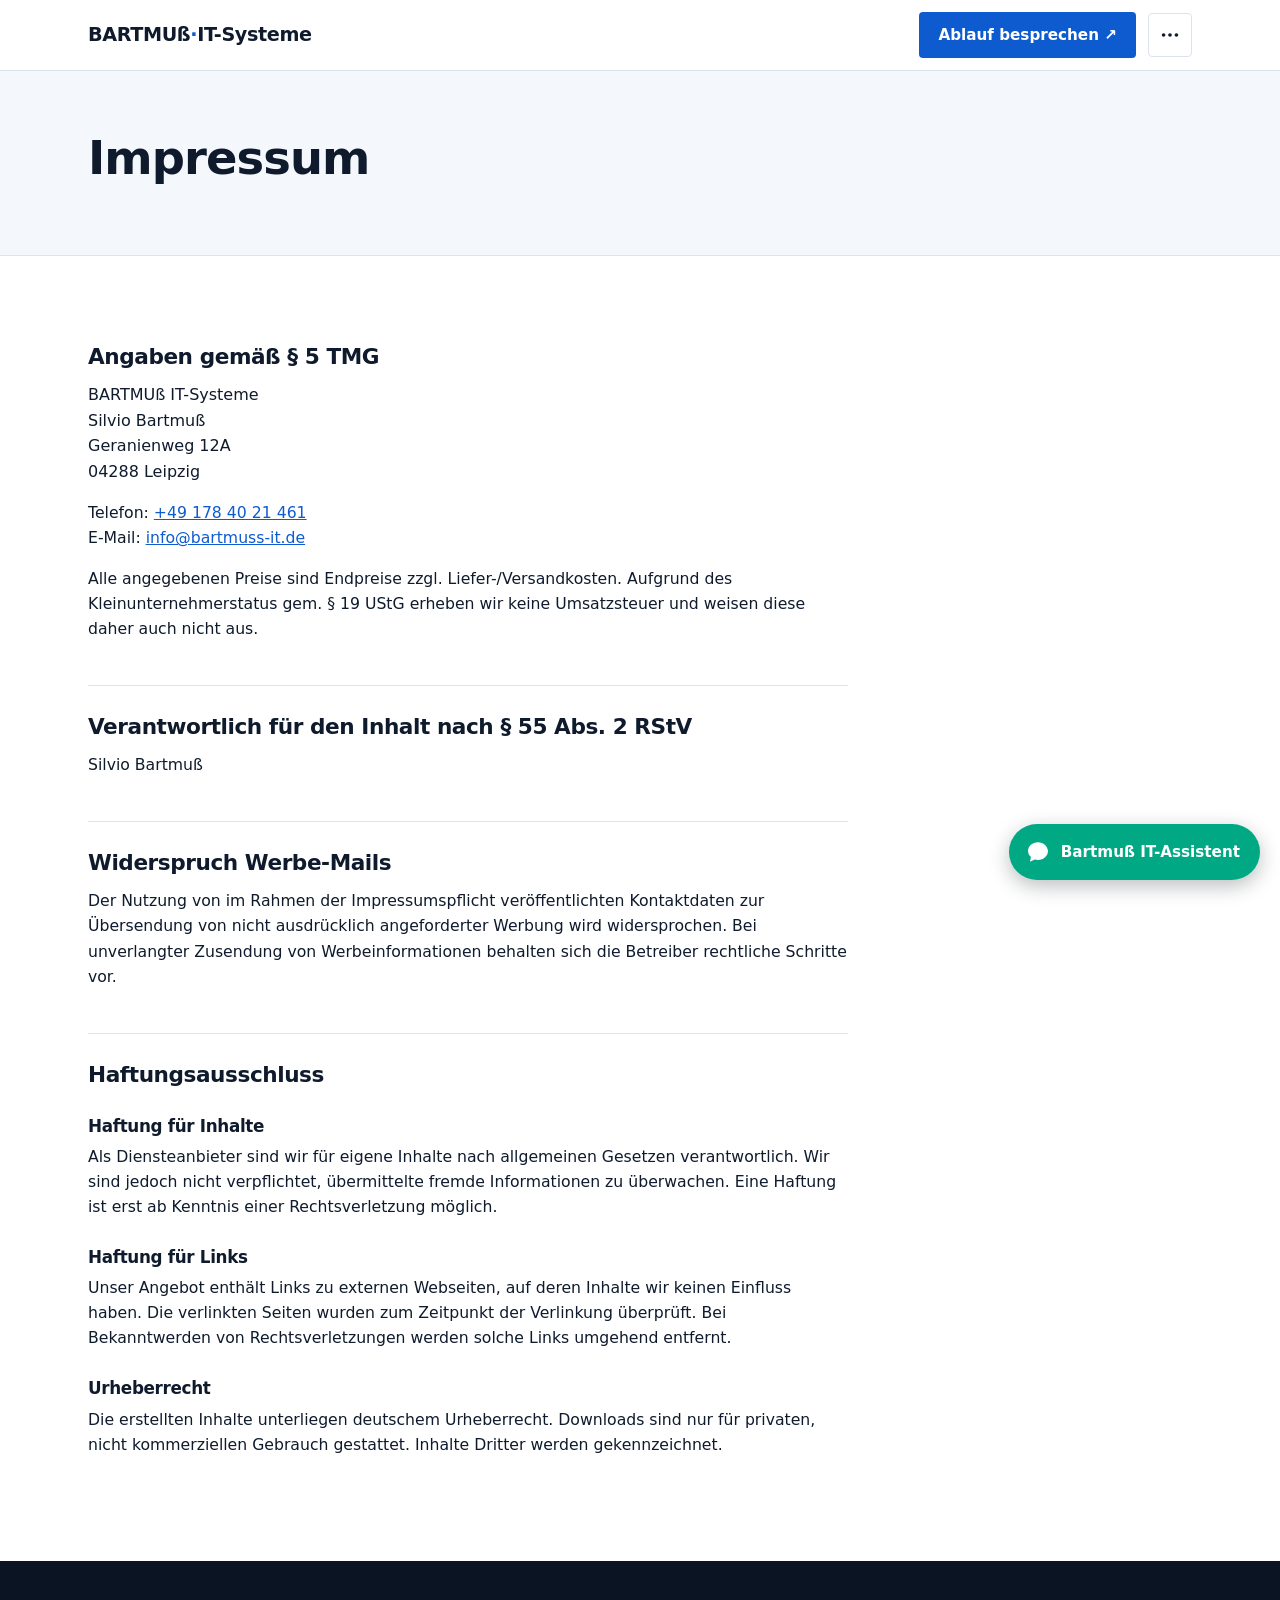
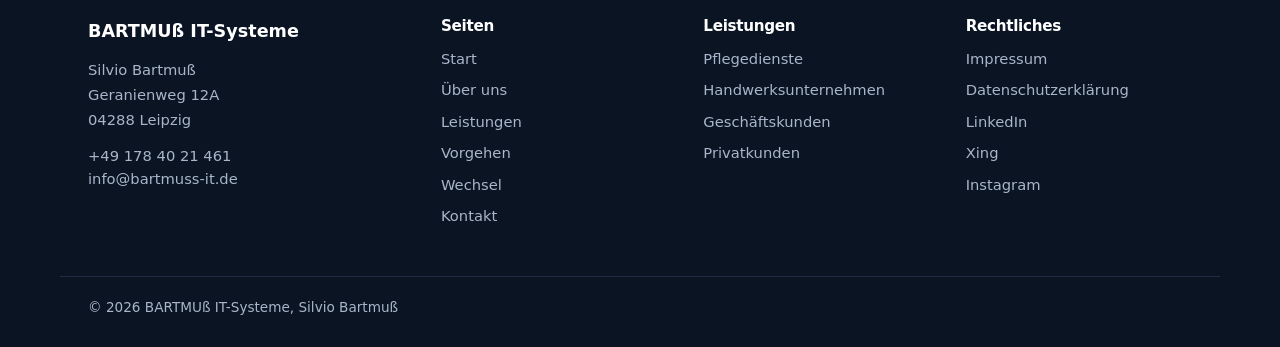
<file: impressum.html>
<!DOCTYPE html>
<html lang="de">
<head>
<meta charset="UTF-8">
<meta name="viewport" content="width=device-width, initial-scale=1.0">
<title>Impressum | BARTMUß IT-Systeme</title>
<meta name="description" content="Impressum von BARTMUß IT-Systeme, Silvio Bartmuß, Leipzig.">
<link rel="stylesheet" href="style.css">
</head>
<body>

<header>
  <div class="wrap nav-row">
    <a href="index.html" class="brand">BARTMUß<span>·</span>IT-Systeme</a>
    <div class="nav-actions">
      <a class="btn btn-primary nav-cta" href="kontakt.html">Ablauf besprechen ↗</a>
      <div class="menu-wrap">
        <button class="menu-btn" id="burger" aria-label="Menü öffnen" aria-expanded="false" aria-controls="nav">
          <svg viewBox="0 0 24 24" fill="currentColor" aria-hidden="true"><circle cx="5" cy="12" r="2"/><circle cx="12" cy="12" r="2"/><circle cx="19" cy="12" r="2"/></svg>
        </button>
        <nav id="nav" aria-label="Hauptmenü">
          <ul>
        <li><a href="index.html">Start</a></li>
        <li><a href="ueber.html">Über uns</a></li>
        <li><a href="leistungen.html">Leistungen</a></li>
        <li><a href="vorgehen.html">Vorgehen</a></li>
        <li><a href="wechsel.html">Wechsel</a></li>
        <li><a href="kontakt.html">Kontakt</a></li>
      </ul>
        </nav>
      </div>
    </div>
  </div>
</header>

<main>
<div class="page-head">
  <div class="wrap">
    <h1>Impressum</h1>
  </div>
</div>

<section>
  <div class="wrap">
    <div class="legal">
      <h2>Angaben gemäß § 5 TMG</h2>
      <address>
        BARTMUß IT-Systeme<br>
        Silvio Bartmuß<br>
        Geranienweg 12A<br>
        04288 Leipzig
      </address>
      <p>Telefon: <a href="tel:+4917840214611">+49 178 40 21 461</a><br>
      E-Mail: <a href="mailto:info@bartmuss-it.de">info@bartmuss-it.de</a></p>
      <p>Alle angegebenen Preise sind Endpreise zzgl. Liefer-/Versandkosten. Aufgrund des Kleinunternehmerstatus gem. § 19 UStG erheben wir keine Umsatzsteuer und weisen diese daher auch nicht aus.</p>

      <h2>Verantwortlich für den Inhalt nach § 55 Abs. 2 RStV</h2>
      <p>Silvio Bartmuß</p>

      <h2>Widerspruch Werbe-Mails</h2>
      <p>Der Nutzung von im Rahmen der Impressumspflicht veröffentlichten Kontaktdaten zur Übersendung von nicht ausdrücklich angeforderter Werbung wird widersprochen. Bei unverlangter Zusendung von Werbeinformationen behalten sich die Betreiber rechtliche Schritte vor.</p>

      <h2>Haftungsausschluss</h2>
      <h3>Haftung für Inhalte</h3>
      <p>Als Diensteanbieter sind wir für eigene Inhalte nach allgemeinen Gesetzen verantwortlich. Wir sind jedoch nicht verpflichtet, übermittelte fremde Informationen zu überwachen. Eine Haftung ist erst ab Kenntnis einer Rechtsverletzung möglich.</p>
      <h3>Haftung für Links</h3>
      <p>Unser Angebot enthält Links zu externen Webseiten, auf deren Inhalte wir keinen Einfluss haben. Die verlinkten Seiten wurden zum Zeitpunkt der Verlinkung überprüft. Bei Bekanntwerden von Rechtsverletzungen werden solche Links umgehend entfernt.</p>
      <h3>Urheberrecht</h3>
      <p>Die erstellten Inhalte unterliegen deutschem Urheberrecht. Downloads sind nur für privaten, nicht kommerziellen Gebrauch gestattet. Inhalte Dritter werden gekennzeichnet.</p>
    </div>
  </div>
</section>
</main>

<footer>
  <div class="wrap footer-grid">
    <div>
      <div class="f-brand">BARTMUß IT-Systeme</div>
      <address>Silvio Bartmuß<br>Geranienweg 12A<br>04288 Leipzig</address>
      <p style="margin-top:12px; color:inherit;"><a href="tel:+4917840214611">+49 178 40 21 461</a><br><a href="mailto:info@bartmuss-it.de">info@bartmuss-it.de</a></p>
    </div>
    <div>
      <h4>Seiten</h4>
      <ul>
        <li><a href="index.html">Start</a></li>
        <li><a href="ueber.html">Über uns</a></li>
        <li><a href="leistungen.html">Leistungen</a></li>
        <li><a href="vorgehen.html">Vorgehen</a></li>
        <li><a href="wechsel.html">Wechsel</a></li>
        <li><a href="kontakt.html">Kontakt</a></li>
      </ul>
    </div>
    <div>
      <h4>Leistungen</h4>
      <ul>
        <li><a href="leistungen.html#pflegedienste">Pflegedienste</a></li>
        <li><a href="leistungen.html#handwerk">Handwerksunternehmen</a></li>
        <li><a href="leistungen.html#geschaeftskunden">Geschäftskunden</a></li>
        <li><a href="leistungen.html#privatkunden">Privatkunden</a></li>
      </ul>
    </div>
    <div>
      <h4>Rechtliches</h4>
      <ul>
        <li><a href="impressum.html">Impressum</a></li>
        <li><a href="datenschutz.html">Datenschutzerklärung</a></li>
        <li><a href="https://www.linkedin.com/in/silvio-bartmuss/" target="_blank" rel="noopener">LinkedIn</a></li>
        <li><a href="https://www.xing.com/profile/Silvio_Bartmuss2" target="_blank" rel="noopener">Xing</a></li>
        <li><a href="https://www.instagram.com/bartmussit/" target="_blank" rel="noopener">Instagram</a></li>
      </ul>
    </div>
  </div>
  <div class="wrap footer-bottom">© <span id="year"></span> BARTMUß IT-Systeme, Silvio Bartmuß</div>
</footer>

<script src="main.js"></script>
<script src="chat.js" defer></script>
</body>
</html>
</file>
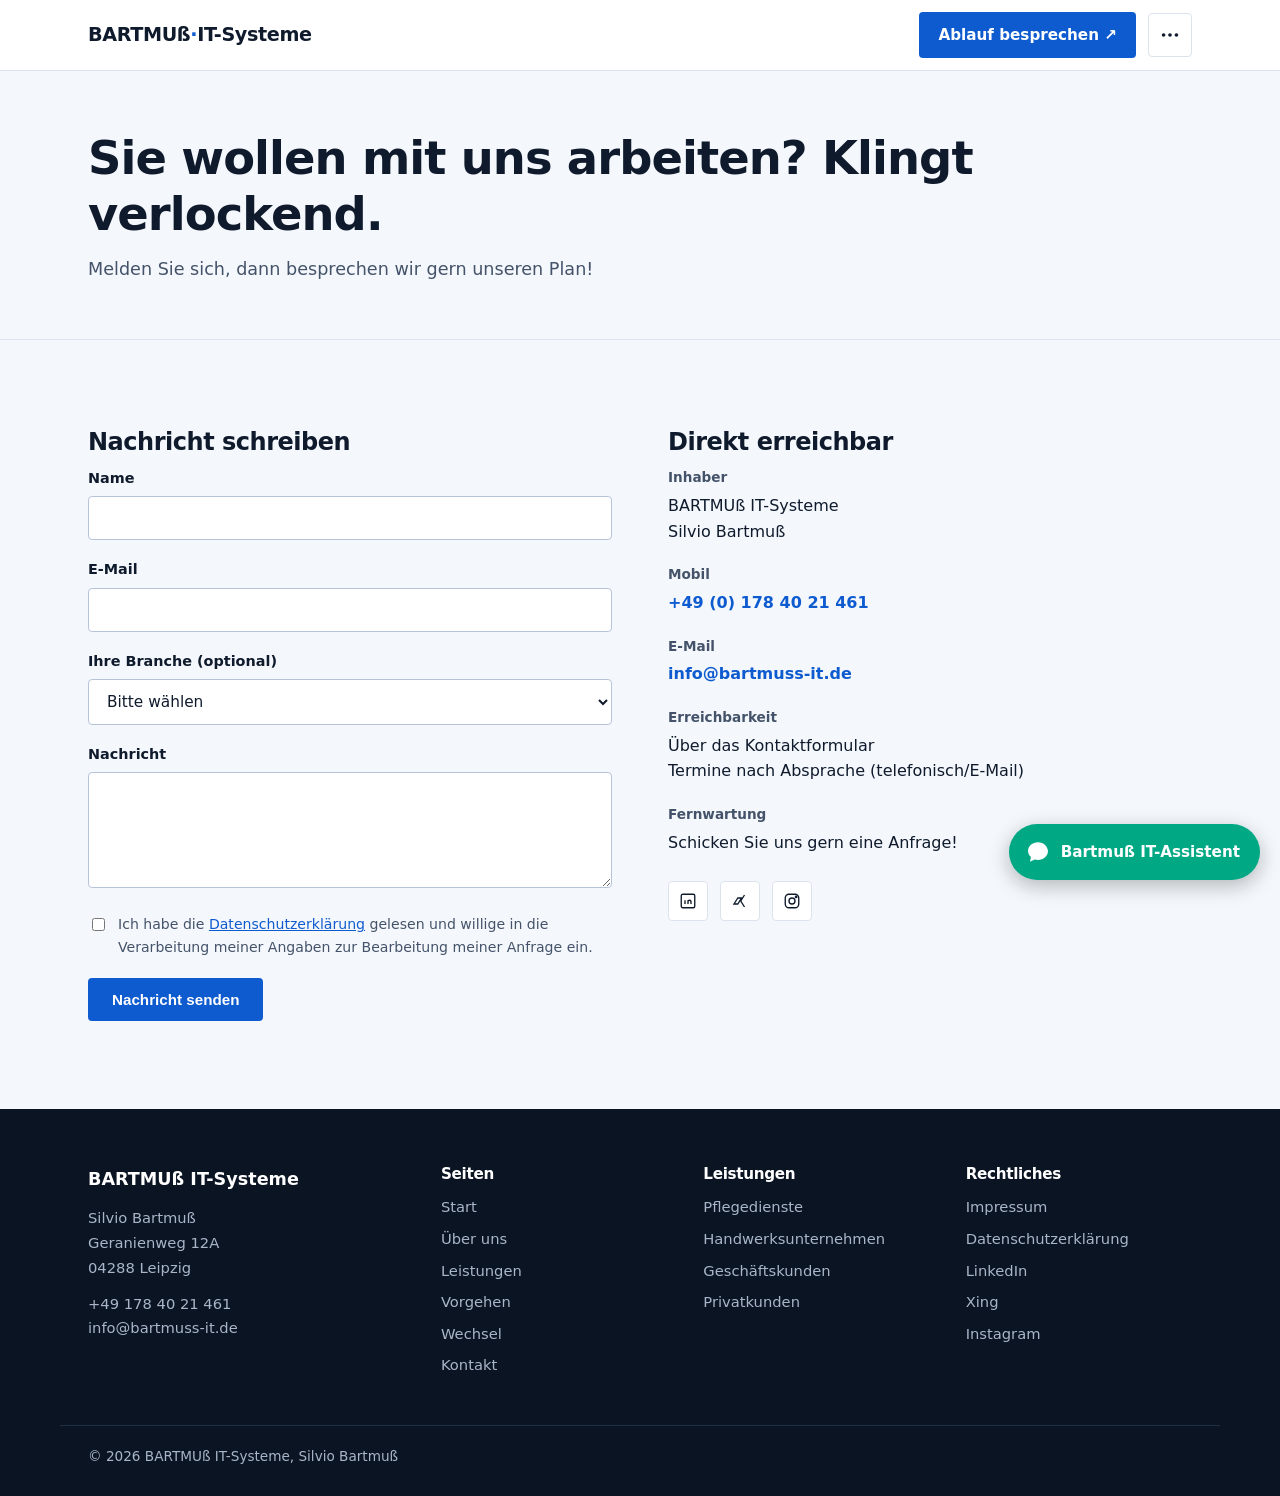
<file: kontakt.html>
<!DOCTYPE html>
<html lang="de">
<head>
<meta charset="UTF-8">
<meta name="viewport" content="width=device-width, initial-scale=1.0">
<title>Kontakt | BARTMUß IT-Systeme</title>
<meta name="description" content="Kontakt zu BARTMUß IT-Systeme, Silvio Bartmuß: telefonisch, per E-Mail oder über das Kontaktformular. Termine nach Absprache.">
<link rel="stylesheet" href="style.css">
</head>
<body>

<header>
  <div class="wrap nav-row">
    <a href="index.html" class="brand">BARTMUß<span>·</span>IT-Systeme</a>
    <div class="nav-actions">
      <a class="btn btn-primary nav-cta" href="kontakt.html">Ablauf besprechen ↗</a>
      <div class="menu-wrap">
        <button class="menu-btn" id="burger" aria-label="Menü öffnen" aria-expanded="false" aria-controls="nav">
          <svg viewBox="0 0 24 24" fill="currentColor" aria-hidden="true"><circle cx="5" cy="12" r="2"/><circle cx="12" cy="12" r="2"/><circle cx="19" cy="12" r="2"/></svg>
        </button>
        <nav id="nav" aria-label="Hauptmenü">
          <ul>
        <li><a href="index.html">Start</a></li>
        <li><a href="ueber.html">Über uns</a></li>
        <li><a href="leistungen.html">Leistungen</a></li>
        <li><a href="vorgehen.html">Vorgehen</a></li>
        <li><a href="wechsel.html">Wechsel</a></li>
        <li><a href="kontakt.html" aria-current="page">Kontakt</a></li>
      </ul>
        </nav>
      </div>
    </div>
  </div>
</header>

<main>
<div class="page-head">
  <div class="wrap">
    <h1>Sie wollen mit uns arbeiten? Klingt verlockend.</h1>
    <p>Melden Sie sich, dann besprechen wir gern unseren Plan!</p>
  </div>
</div>

<section class="contact-bg">
  <div class="wrap contact-grid">
    <div>
      <h2>Nachricht schreiben</h2>
      <form id="contact-form">
        <div class="field">
          <label for="name">Name</label>
          <input id="name" type="text" required autocomplete="name">
        </div>
        <div class="field">
          <label for="email">E-Mail</label>
          <input id="email" type="email" required autocomplete="email">
        </div>
        <div class="field">
          <label for="branche">Ihre Branche (optional)</label>
          <select id="branche">
            <option value="">Bitte wählen</option>
            <option>Pflegedienst</option>
            <option>Handwerksunternehmen</option>
            <option>Anderes Unternehmen</option>
            <option>Privatkunde</option>
          </select>
        </div>
        <div class="field">
          <label for="message">Nachricht</label>
          <textarea id="message" rows="5" required></textarea>
        </div>
        <div class="hp" aria-hidden="true">
          <label for="botcheck">Dieses Feld bitte leer lassen</label>
          <input id="botcheck" type="text" tabindex="-1" autocomplete="off">
        </div>
        <div class="field-check">
          <input id="consent" type="checkbox" required>
          <label for="consent">Ich habe die <a href="datenschutz.html">Datenschutzerklärung</a> gelesen und willige in die Verarbeitung meiner Angaben zur Bearbeitung meiner Anfrage ein.</label>
        </div>
        <button type="submit" id="submit-btn" class="btn btn-primary" style="border:none; cursor:pointer;">Nachricht senden</button>
        <p id="form-status" class="form-status" role="status" aria-live="polite"></p>
      </form>
    </div>
    <div class="contact-info">
      <h2>Direkt erreichbar</h2>
      <dl>
        <dt>Inhaber</dt>
        <dd>BARTMUß IT-Systeme<br>Silvio Bartmuß</dd>
        <dt>Mobil</dt>
        <dd><a href="tel:+4917840214611">+49 (0) 178 40 21 461</a></dd>
        <dt>E-Mail</dt>
        <dd><a href="mailto:info@bartmuss-it.de">info@bartmuss-it.de</a></dd>
        <dt>Erreichbarkeit</dt>
        <dd>Über das Kontaktformular<br>Termine nach Absprache (telefonisch/E-Mail)</dd>
        <dt>Fernwartung</dt>
        <dd>Schicken Sie uns gern eine Anfrage!</dd>
      </dl>
      <div class="social-row">
        <a href="https://www.linkedin.com/in/silvio-bartmuss/" aria-label="LinkedIn" target="_blank" rel="noopener">
          <svg viewBox="0 0 24 24" fill="none" stroke-width="1.8"><rect x="3" y="3" width="18" height="18" rx="2"/><path d="M8 11v5M8 8v.01M12 16v-5M16 16v-3a2 2 0 0 0-4 0"/></svg>
        </a>
        <a href="https://www.xing.com/profile/Silvio_Bartmuss2" aria-label="Xing" target="_blank" rel="noopener">
          <svg viewBox="0 0 24 24" fill="none" stroke-width="1.8"><path d="M18 4l-5 8 5 8M9 8l-5 8h5l5-8H9z"/></svg>
        </a>
        <a href="https://www.instagram.com/bartmussit/" aria-label="Instagram" target="_blank" rel="noopener">
          <svg viewBox="0 0 24 24" fill="none" stroke-width="1.8"><rect x="3" y="3" width="18" height="18" rx="5"/><circle cx="12" cy="12" r="4"/><circle cx="17.5" cy="6.5" r="1"/></svg>
        </a>
      </div>
    </div>
  </div>
</section>
</main>

<footer>
  <div class="wrap footer-grid">
    <div>
      <div class="f-brand">BARTMUß IT-Systeme</div>
      <address>Silvio Bartmuß<br>Geranienweg 12A<br>04288 Leipzig</address>
      <p style="margin-top:12px; color:inherit;"><a href="tel:+4917840214611">+49 178 40 21 461</a><br><a href="mailto:info@bartmuss-it.de">info@bartmuss-it.de</a></p>
    </div>
    <div>
      <h4>Seiten</h4>
      <ul>
        <li><a href="index.html">Start</a></li>
        <li><a href="ueber.html">Über uns</a></li>
        <li><a href="leistungen.html">Leistungen</a></li>
        <li><a href="vorgehen.html">Vorgehen</a></li>
        <li><a href="wechsel.html">Wechsel</a></li>
        <li><a href="kontakt.html">Kontakt</a></li>
      </ul>
    </div>
    <div>
      <h4>Leistungen</h4>
      <ul>
        <li><a href="leistungen.html#pflegedienste">Pflegedienste</a></li>
        <li><a href="leistungen.html#handwerk">Handwerksunternehmen</a></li>
        <li><a href="leistungen.html#geschaeftskunden">Geschäftskunden</a></li>
        <li><a href="leistungen.html#privatkunden">Privatkunden</a></li>
      </ul>
    </div>
    <div>
      <h4>Rechtliches</h4>
      <ul>
        <li><a href="impressum.html">Impressum</a></li>
        <li><a href="datenschutz.html">Datenschutzerklärung</a></li>
        <li><a href="https://www.linkedin.com/in/silvio-bartmuss/" target="_blank" rel="noopener">LinkedIn</a></li>
        <li><a href="https://www.xing.com/profile/Silvio_Bartmuss2" target="_blank" rel="noopener">Xing</a></li>
        <li><a href="https://www.instagram.com/bartmussit/" target="_blank" rel="noopener">Instagram</a></li>
      </ul>
    </div>
  </div>
  <div class="wrap footer-bottom">© <span id="year"></span> BARTMUß IT-Systeme, Silvio Bartmuß</div>
</footer>

<script src="main.js"></script>
<script src="chat.js" defer></script>
</body>
</html>
</file>
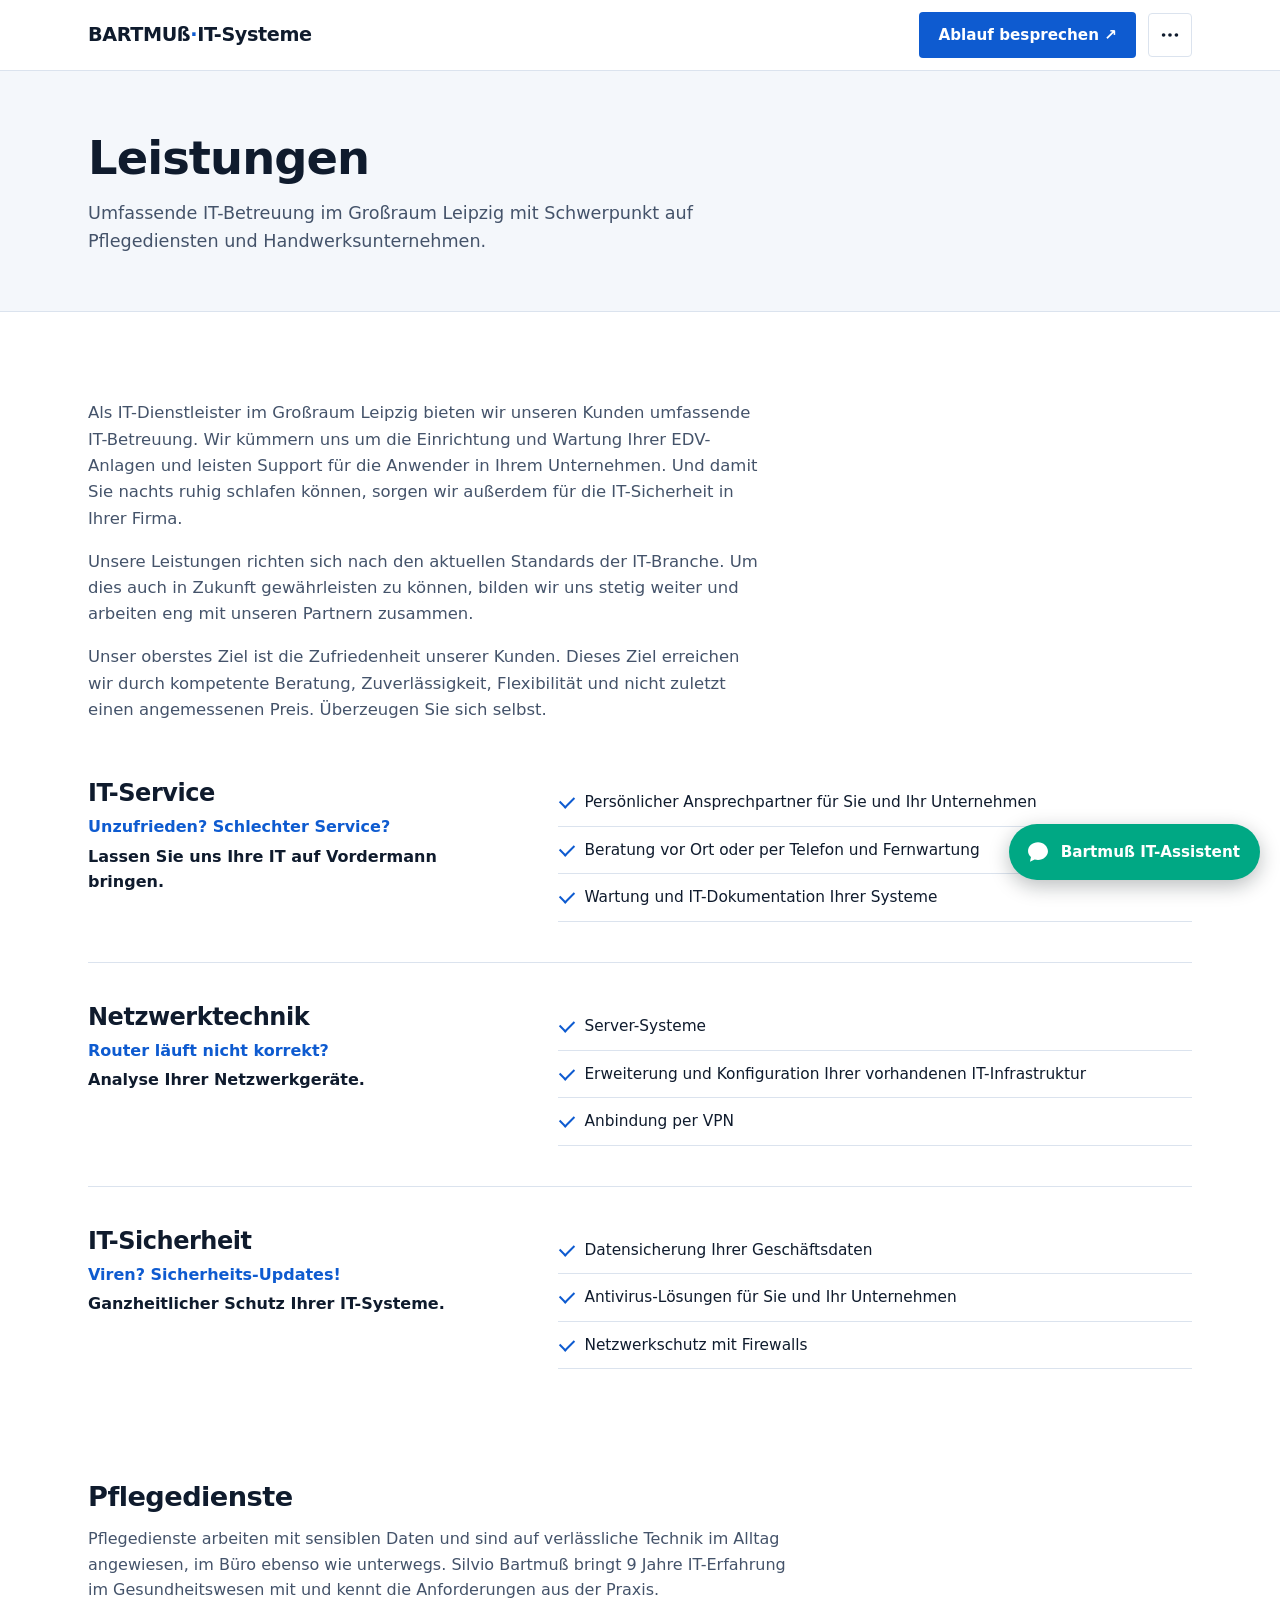
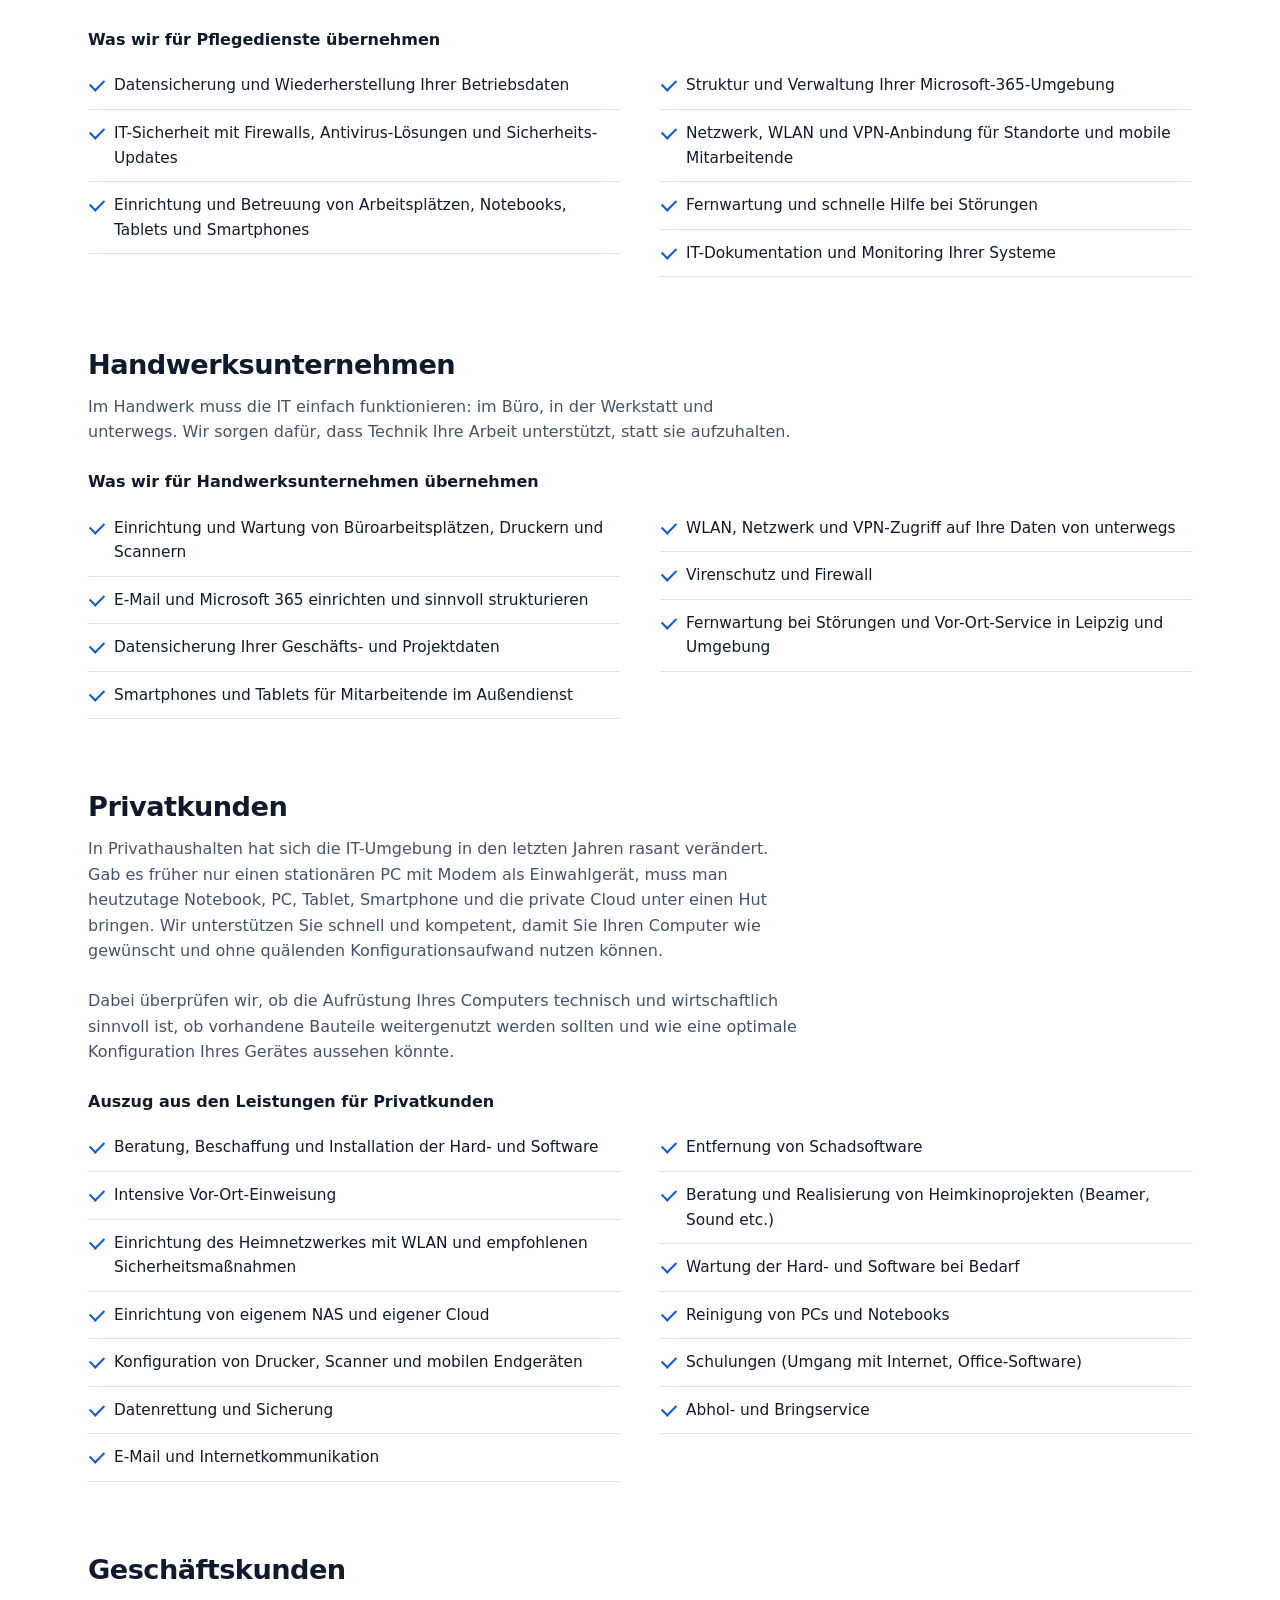
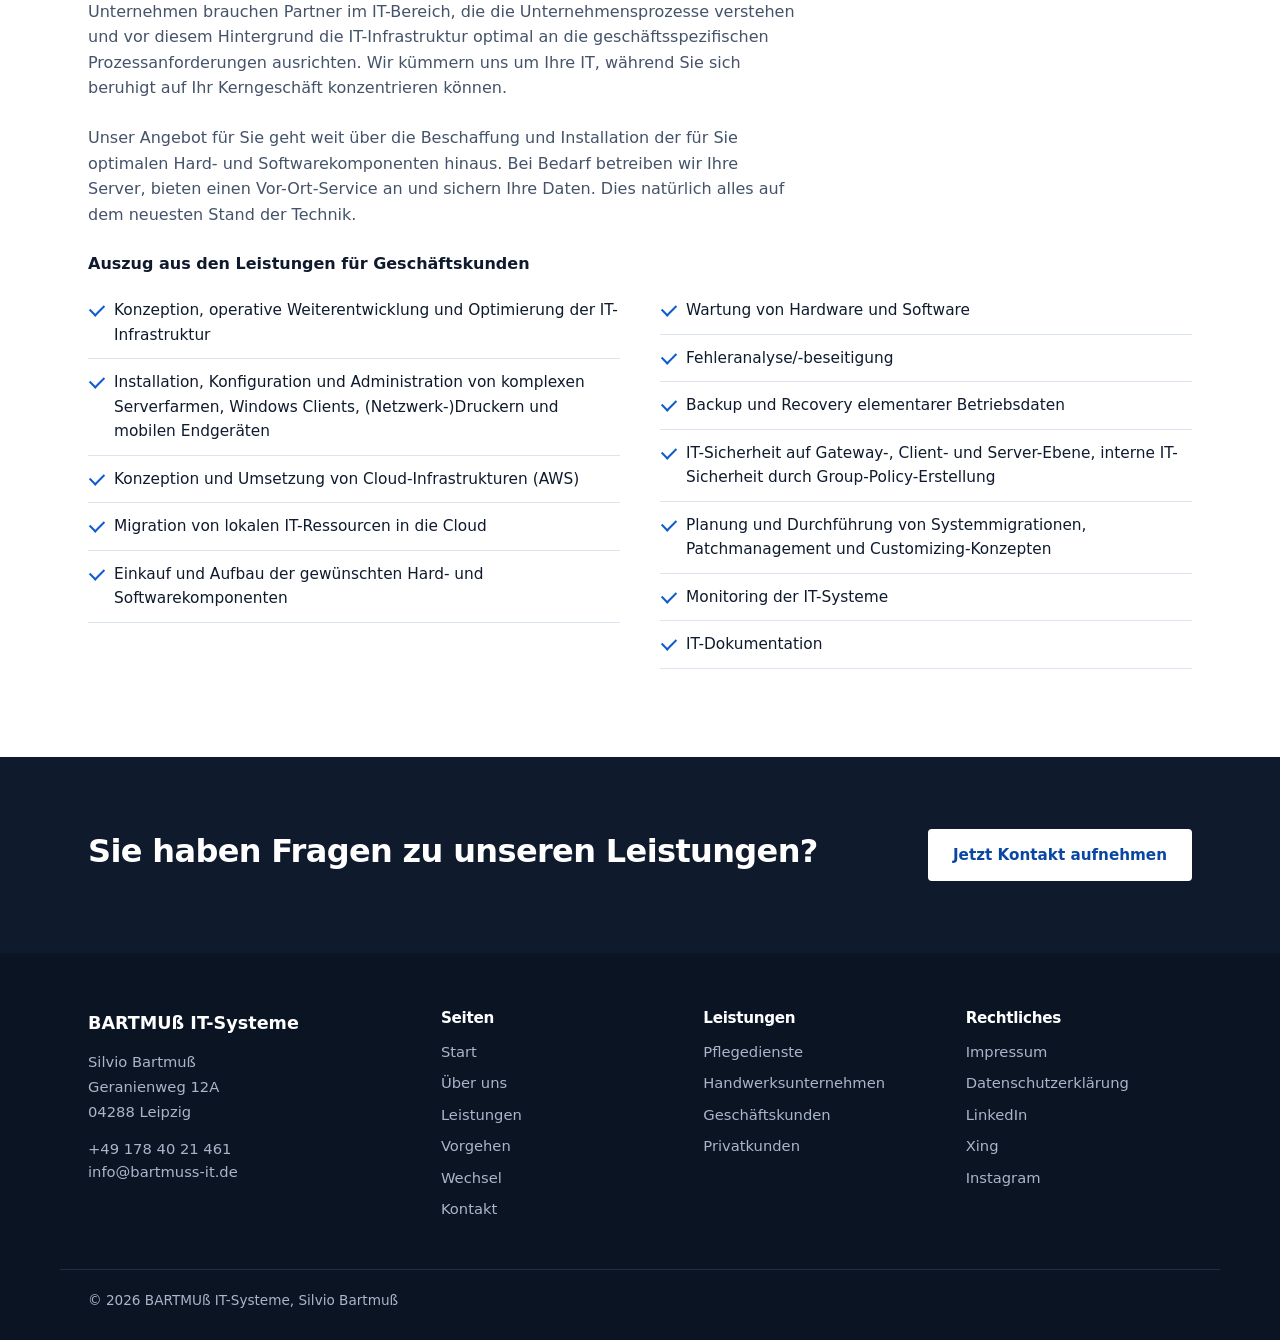
<file: leistungen.html>
<!DOCTYPE html>
<html lang="de">
<head>
<meta charset="UTF-8">
<meta name="viewport" content="width=device-width, initial-scale=1.0">
<title>Leistungen | BARTMUß IT-Systeme</title>
<meta name="description" content="IT-Service, Netzwerktechnik und IT-Sicherheit: Schwerpunkt Pflegedienste und Handwerksunternehmen im Großraum Leipzig.">
<link rel="stylesheet" href="style.css">
</head>
<body>

<header>
  <div class="wrap nav-row">
    <a href="index.html" class="brand">BARTMUß<span>·</span>IT-Systeme</a>
    <div class="nav-actions">
      <a class="btn btn-primary nav-cta" href="kontakt.html">Ablauf besprechen ↗</a>
      <div class="menu-wrap">
        <button class="menu-btn" id="burger" aria-label="Menü öffnen" aria-expanded="false" aria-controls="nav">
          <svg viewBox="0 0 24 24" fill="currentColor" aria-hidden="true"><circle cx="5" cy="12" r="2"/><circle cx="12" cy="12" r="2"/><circle cx="19" cy="12" r="2"/></svg>
        </button>
        <nav id="nav" aria-label="Hauptmenü">
          <ul>
        <li><a href="index.html">Start</a></li>
        <li><a href="ueber.html">Über uns</a></li>
        <li><a href="leistungen.html" aria-current="page">Leistungen</a></li>
        <li><a href="vorgehen.html">Vorgehen</a></li>
        <li><a href="wechsel.html">Wechsel</a></li>
        <li><a href="kontakt.html">Kontakt</a></li>
      </ul>
        </nav>
      </div>
    </div>
  </div>
</header>

<main>
<div class="page-head">
  <div class="wrap">
    <h1>Leistungen</h1>
    <p>Umfassende IT-Betreuung im Großraum Leipzig mit Schwerpunkt auf Pflegediensten und Handwerksunternehmen.</p>
  </div>
</div>

<section>
  <div class="wrap">
    <div class="intro-text">
      <p>Als IT-Dienstleister im Großraum Leipzig bieten wir unseren Kunden umfassende IT-Betreuung. Wir kümmern uns um die Einrichtung und Wartung Ihrer EDV-Anlagen und leisten Support für die Anwender in Ihrem Unternehmen. Und damit Sie nachts ruhig schlafen können, sorgen wir außerdem für die IT-Sicherheit in Ihrer Firma.</p>
      <p>Unsere Leistungen richten sich nach den aktuellen Standards der IT-Branche. Um dies auch in Zukunft gewährleisten zu können, bilden wir uns stetig weiter und arbeiten eng mit unseren Partnern zusammen.</p>
      <p>Unser oberstes Ziel ist die Zufriedenheit unserer Kunden. Dieses Ziel erreichen wir durch kompetente Beratung, Zuverlässigkeit, Flexibilität und nicht zuletzt einen angemessenen Preis. Überzeugen Sie sich selbst.</p>
    </div>

    <div style="margin-top:56px;">
      <div class="service-block">
        <div>
          <h2>IT-Service</h2>
          <p class="q">Unzufrieden? Schlechter Service?</p>
          <p class="claim">Lassen Sie uns Ihre IT auf Vordermann bringen.</p>
        </div>
        <ul class="check-list" style="columns:1;">
          <li>Persönlicher Ansprechpartner für Sie und Ihr Unternehmen</li>
          <li>Beratung vor Ort oder per Telefon und Fernwartung</li>
          <li>Wartung und IT-Dokumentation Ihrer Systeme</li>
        </ul>
      </div>
      <div class="service-block">
        <div>
          <h2>Netzwerktechnik</h2>
          <p class="q">Router läuft nicht korrekt?</p>
          <p class="claim">Analyse Ihrer Netzwerkgeräte.</p>
        </div>
        <ul class="check-list" style="columns:1;">
          <li>Server-Systeme</li>
          <li>Erweiterung und Konfiguration Ihrer vorhandenen IT-Infrastruktur</li>
          <li>Anbindung per VPN</li>
        </ul>
      </div>
      <div class="service-block">
        <div>
          <h2>IT-Sicherheit</h2>
          <p class="q">Viren? Sicherheits-Updates!</p>
          <p class="claim">Ganzheitlicher Schutz Ihrer IT-Systeme.</p>
        </div>
        <ul class="check-list" style="columns:1;">
          <li>Datensicherung Ihrer Geschäftsdaten</li>
          <li>Antivirus-Lösungen für Sie und Ihr Unternehmen</li>
          <li>Netzwerkschutz mit Firewalls</li>
        </ul>
      </div>
    </div>

    <div class="audience-block" id="pflegedienste">
      <h2>Pflegedienste</h2>
      <p>Pflegedienste arbeiten mit sensiblen Daten und sind auf verlässliche Technik im Alltag angewiesen, im Büro ebenso wie unterwegs. Silvio Bartmuß bringt 9 Jahre IT-Erfahrung im Gesundheitswesen mit und kennt die Anforderungen aus der Praxis.</p>
      <p class="sub">Was wir für Pflegedienste übernehmen</p>
      <ul class="check-list">
        <li>Datensicherung und Wiederherstellung Ihrer Betriebsdaten</li>
        <li>IT-Sicherheit mit Firewalls, Antivirus-Lösungen und Sicherheits-Updates</li>
        <li>Einrichtung und Betreuung von Arbeitsplätzen, Notebooks, Tablets und Smartphones</li>
        <li>Struktur und Verwaltung Ihrer Microsoft-365-Umgebung</li>
        <li>Netzwerk, WLAN und VPN-Anbindung für Standorte und mobile Mitarbeitende</li>
        <li>Fernwartung und schnelle Hilfe bei Störungen</li>
        <li>IT-Dokumentation und Monitoring Ihrer Systeme</li>
      </ul>
    </div>

    <div class="audience-block" id="handwerk">
      <h2>Handwerksunternehmen</h2>
      <p>Im Handwerk muss die IT einfach funktionieren: im Büro, in der Werkstatt und unterwegs. Wir sorgen dafür, dass Technik Ihre Arbeit unterstützt, statt sie aufzuhalten.</p>
      <p class="sub">Was wir für Handwerksunternehmen übernehmen</p>
      <ul class="check-list">
        <li>Einrichtung und Wartung von Büroarbeitsplätzen, Druckern und Scannern</li>
        <li>E-Mail und Microsoft 365 einrichten und sinnvoll strukturieren</li>
        <li>Datensicherung Ihrer Geschäfts- und Projektdaten</li>
        <li>Smartphones und Tablets für Mitarbeitende im Außendienst</li>
        <li>WLAN, Netzwerk und VPN-Zugriff auf Ihre Daten von unterwegs</li>
        <li>Virenschutz und Firewall</li>
        <li>Fernwartung bei Störungen und Vor-Ort-Service in Leipzig und Umgebung</li>
      </ul>
    </div>

    <div class="audience-block" id="privatkunden">
      <h2>Privatkunden</h2>
      <p>In Privathaushalten hat sich die IT-Umgebung in den letzten Jahren rasant verändert. Gab es früher nur einen stationären PC mit Modem als Einwahlgerät, muss man heutzutage Notebook, PC, Tablet, Smartphone und die private Cloud unter einen Hut bringen. Wir unterstützen Sie schnell und kompetent, damit Sie Ihren Computer wie gewünscht und ohne quälenden Konfigurationsaufwand nutzen können.</p>
      <p>Dabei überprüfen wir, ob die Aufrüstung Ihres Computers technisch und wirtschaftlich sinnvoll ist, ob vorhandene Bauteile weitergenutzt werden sollten und wie eine optimale Konfiguration Ihres Gerätes aussehen könnte.</p>
      <p class="sub">Auszug aus den Leistungen für Privatkunden</p>
      <ul class="check-list">
        <li>Beratung, Beschaffung und Installation der Hard- und Software</li>
        <li>Intensive Vor-Ort-Einweisung</li>
        <li>Einrichtung des Heimnetzwerkes mit WLAN und empfohlenen Sicherheitsmaßnahmen</li>
        <li>Einrichtung von eigenem NAS und eigener Cloud</li>
        <li>Konfiguration von Drucker, Scanner und mobilen Endgeräten</li>
        <li>Datenrettung und Sicherung</li>
        <li>E-Mail und Internetkommunikation</li>
        <li>Entfernung von Schadsoftware</li>
        <li>Beratung und Realisierung von Heimkinoprojekten (Beamer, Sound etc.)</li>
        <li>Wartung der Hard- und Software bei Bedarf</li>
        <li>Reinigung von PCs und Notebooks</li>
        <li>Schulungen (Umgang mit Internet, Office-Software)</li>
        <li>Abhol- und Bringservice</li>
      </ul>
    </div>

    <div class="audience-block" id="geschaeftskunden">
      <h2>Geschäftskunden</h2>
      <p>Unternehmen brauchen Partner im IT-Bereich, die die Unternehmensprozesse verstehen und vor diesem Hintergrund die IT-Infrastruktur optimal an die geschäftsspezifischen Prozessanforderungen ausrichten. Wir kümmern uns um Ihre IT, während Sie sich beruhigt auf Ihr Kerngeschäft konzentrieren können.</p>
      <p>Unser Angebot für Sie geht weit über die Beschaffung und Installation der für Sie optimalen Hard- und Softwarekomponenten hinaus. Bei Bedarf betreiben wir Ihre Server, bieten einen Vor-Ort-Service an und sichern Ihre Daten. Dies natürlich alles auf dem neuesten Stand der Technik.</p>
      <p class="sub">Auszug aus den Leistungen für Geschäftskunden</p>
      <ul class="check-list">
        <li>Konzeption, operative Weiterentwicklung und Optimierung der IT-Infrastruktur</li>
        <li>Installation, Konfiguration und Administration von komplexen Serverfarmen, Windows Clients, (Netzwerk-)Druckern und mobilen Endgeräten</li>
        <li>Konzeption und Umsetzung von Cloud-Infrastrukturen (AWS)</li>
        <li>Migration von lokalen IT-Ressourcen in die Cloud</li>
        <li>Einkauf und Aufbau der gewünschten Hard- und Softwarekomponenten</li>
        <li>Wartung von Hardware und Software</li>
        <li>Fehleranalyse/-beseitigung</li>
        <li>Backup und Recovery elementarer Betriebsdaten</li>
        <li>IT-Sicherheit auf Gateway-, Client- und Server-Ebene, interne IT-Sicherheit durch Group-Policy-Erstellung</li>
        <li>Planung und Durchführung von Systemmigrationen, Patchmanagement und Customizing-Konzepten</li>
        <li>Monitoring der IT-Systeme</li>
        <li>IT-Dokumentation</li>
      </ul>
    </div>
  </div>
</section>

<div class="cta-band">
  <div class="wrap">
    <h2>Sie haben Fragen zu unseren Leistungen?</h2>
    <a href="kontakt.html" class="btn btn-primary">Jetzt Kontakt aufnehmen</a>
  </div>
</div>
</main>

<footer>
  <div class="wrap footer-grid">
    <div>
      <div class="f-brand">BARTMUß IT-Systeme</div>
      <address>Silvio Bartmuß<br>Geranienweg 12A<br>04288 Leipzig</address>
      <p style="margin-top:12px; color:inherit;"><a href="tel:+4917840214611">+49 178 40 21 461</a><br><a href="mailto:info@bartmuss-it.de">info@bartmuss-it.de</a></p>
    </div>
    <div>
      <h4>Seiten</h4>
      <ul>
        <li><a href="index.html">Start</a></li>
        <li><a href="ueber.html">Über uns</a></li>
        <li><a href="leistungen.html">Leistungen</a></li>
        <li><a href="vorgehen.html">Vorgehen</a></li>
        <li><a href="wechsel.html">Wechsel</a></li>
        <li><a href="kontakt.html">Kontakt</a></li>
      </ul>
    </div>
    <div>
      <h4>Leistungen</h4>
      <ul>
        <li><a href="leistungen.html#pflegedienste">Pflegedienste</a></li>
        <li><a href="leistungen.html#handwerk">Handwerksunternehmen</a></li>
        <li><a href="leistungen.html#geschaeftskunden">Geschäftskunden</a></li>
        <li><a href="leistungen.html#privatkunden">Privatkunden</a></li>
      </ul>
    </div>
    <div>
      <h4>Rechtliches</h4>
      <ul>
        <li><a href="impressum.html">Impressum</a></li>
        <li><a href="datenschutz.html">Datenschutzerklärung</a></li>
        <li><a href="https://www.linkedin.com/in/silvio-bartmuss/" target="_blank" rel="noopener">LinkedIn</a></li>
        <li><a href="https://www.xing.com/profile/Silvio_Bartmuss2" target="_blank" rel="noopener">Xing</a></li>
        <li><a href="https://www.instagram.com/bartmussit/" target="_blank" rel="noopener">Instagram</a></li>
      </ul>
    </div>
  </div>
  <div class="wrap footer-bottom">© <span id="year"></span> BARTMUß IT-Systeme, Silvio Bartmuß</div>
</footer>

<script src="main.js"></script>
<script src="chat.js" defer></script>
</body>
</html>
</file>
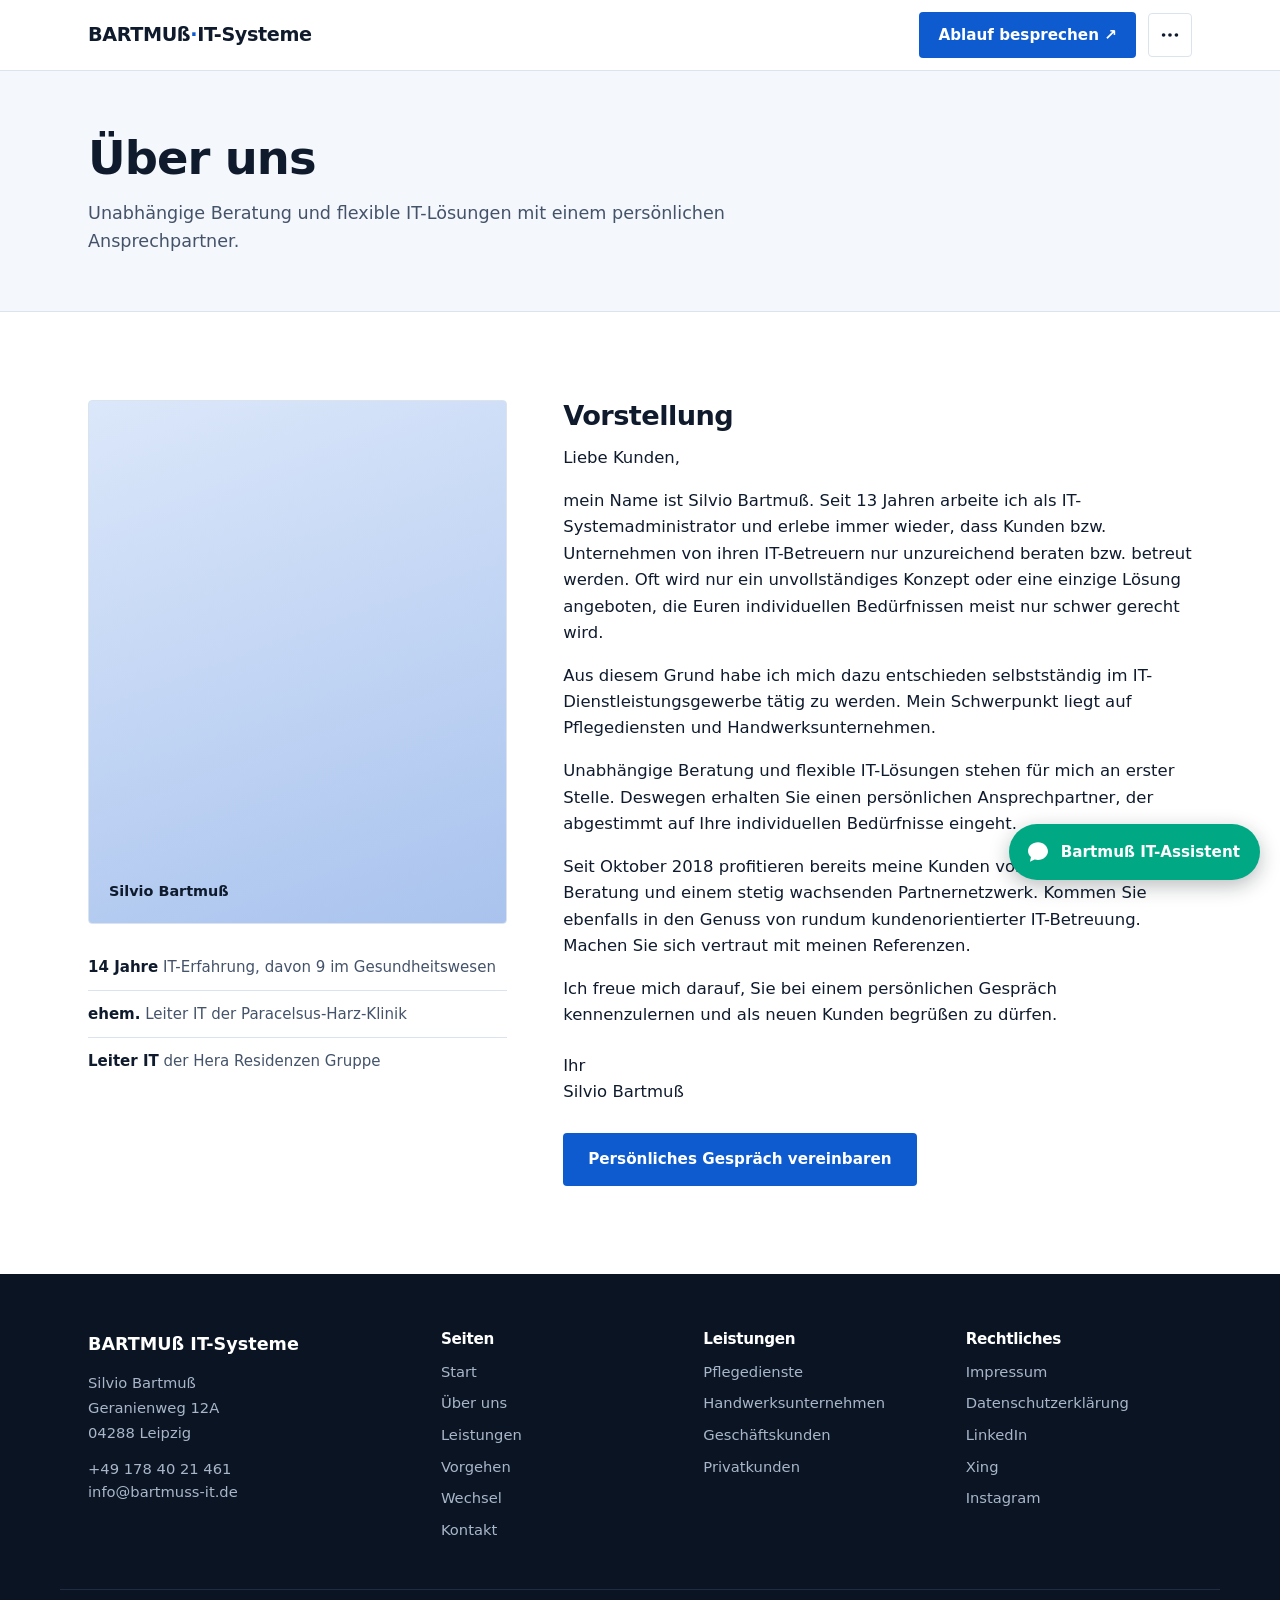
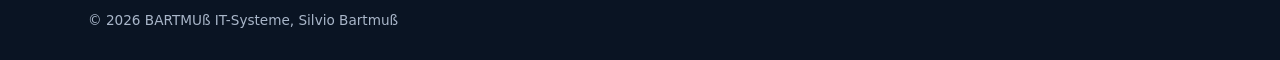
<file: ueber.html>
<!DOCTYPE html>
<html lang="de">
<head>
<meta charset="UTF-8">
<meta name="viewport" content="width=device-width, initial-scale=1.0">
<title>Über uns | BARTMUß IT-Systeme</title>
<meta name="description" content="Silvio Bartmuß: 14 Jahre IT-Erfahrung, davon 9 im Gesundheitswesen. Unabhängige Beratung und flexible IT-Lösungen im Raum Leipzig.">
<link rel="stylesheet" href="style.css">
</head>
<body>

<header>
  <div class="wrap nav-row">
    <a href="index.html" class="brand">BARTMUß<span>·</span>IT-Systeme</a>
    <div class="nav-actions">
      <a class="btn btn-primary nav-cta" href="kontakt.html">Ablauf besprechen ↗</a>
      <div class="menu-wrap">
        <button class="menu-btn" id="burger" aria-label="Menü öffnen" aria-expanded="false" aria-controls="nav">
          <svg viewBox="0 0 24 24" fill="currentColor" aria-hidden="true"><circle cx="5" cy="12" r="2"/><circle cx="12" cy="12" r="2"/><circle cx="19" cy="12" r="2"/></svg>
        </button>
        <nav id="nav" aria-label="Hauptmenü">
          <ul>
        <li><a href="index.html">Start</a></li>
        <li><a href="ueber.html" aria-current="page">Über uns</a></li>
        <li><a href="leistungen.html">Leistungen</a></li>
        <li><a href="vorgehen.html">Vorgehen</a></li>
        <li><a href="wechsel.html">Wechsel</a></li>
        <li><a href="kontakt.html">Kontakt</a></li>
      </ul>
        </nav>
      </div>
    </div>
  </div>
</header>

<main>
<div class="page-head">
  <div class="wrap">
    <h1>Über uns</h1>
    <p>Unabhängige Beratung und flexible IT-Lösungen mit einem persönlichen Ansprechpartner.</p>
  </div>
</div>

<section>
  <div class="wrap about-grid">
    <div>
      <div class="about-photo">
        <img src="https://www.bartmuss-it.de/wp-content/uploads/2024/10/Silvio_Vorstellung.png" alt="Silvio Bartmuß" onerror="this.remove()">
        <span class="mono">Silvio Bartmuß</span>
      </div>
      <ul class="badges">
        <li><strong>14 Jahre</strong> IT-Erfahrung, davon 9 im Gesundheitswesen</li>
        <li><strong>ehem.</strong> Leiter IT der Paracelsus-Harz-Klinik</li>
        <li><strong>Leiter IT</strong> der Hera Residenzen Gruppe</li>
      </ul>
    </div>
    <div class="letter">
      <h2>Vorstellung</h2>
      <p>Liebe Kunden,</p>
      <p>mein Name ist Silvio Bartmuß. Seit 13 Jahren arbeite ich als IT-Systemadministrator und erlebe immer wieder, dass Kunden bzw. Unternehmen von ihren IT-Betreuern nur unzureichend beraten bzw. betreut werden. Oft wird nur ein unvollständiges Konzept oder eine einzige Lösung angeboten, die Euren individuellen Bedürfnissen meist nur schwer gerecht wird.</p>
      <p>Aus diesem Grund habe ich mich dazu entschieden selbstständig im IT-Dienstleistungsgewerbe tätig zu werden. Mein Schwerpunkt liegt auf Pflegediensten und Handwerksunternehmen.</p>
      <p>Unabhängige Beratung und flexible IT-Lösungen stehen für mich an erster Stelle. Deswegen erhalten Sie einen persönlichen Ansprechpartner, der abgestimmt auf Ihre individuellen Bedürfnisse eingeht.</p>
      <p>Seit Oktober 2018 profitieren bereits meine Kunden von professioneller Beratung und einem stetig wachsenden Partnernetzwerk. Kommen Sie ebenfalls in den Genuss von rundum kundenorientierter IT-Betreuung. Machen Sie sich vertraut mit meinen Referenzen.</p>
      <p>Ich freue mich darauf, Sie bei einem persönlichen Gespräch kennenzulernen und als neuen Kunden begrüßen zu dürfen.</p>
      <p class="sign">Ihr<br>Silvio Bartmuß</p>
      <div class="cta-row">
        <a href="kontakt.html" class="btn btn-primary">Persönliches Gespräch vereinbaren</a>
      </div>
    </div>
  </div>
</section>
</main>

<footer>
  <div class="wrap footer-grid">
    <div>
      <div class="f-brand">BARTMUß IT-Systeme</div>
      <address>Silvio Bartmuß<br>Geranienweg 12A<br>04288 Leipzig</address>
      <p style="margin-top:12px; color:inherit;"><a href="tel:+4917840214611">+49 178 40 21 461</a><br><a href="mailto:info@bartmuss-it.de">info@bartmuss-it.de</a></p>
    </div>
    <div>
      <h4>Seiten</h4>
      <ul>
        <li><a href="index.html">Start</a></li>
        <li><a href="ueber.html">Über uns</a></li>
        <li><a href="leistungen.html">Leistungen</a></li>
        <li><a href="vorgehen.html">Vorgehen</a></li>
        <li><a href="wechsel.html">Wechsel</a></li>
        <li><a href="kontakt.html">Kontakt</a></li>
      </ul>
    </div>
    <div>
      <h4>Leistungen</h4>
      <ul>
        <li><a href="leistungen.html#pflegedienste">Pflegedienste</a></li>
        <li><a href="leistungen.html#handwerk">Handwerksunternehmen</a></li>
        <li><a href="leistungen.html#geschaeftskunden">Geschäftskunden</a></li>
        <li><a href="leistungen.html#privatkunden">Privatkunden</a></li>
      </ul>
    </div>
    <div>
      <h4>Rechtliches</h4>
      <ul>
        <li><a href="impressum.html">Impressum</a></li>
        <li><a href="datenschutz.html">Datenschutzerklärung</a></li>
        <li><a href="https://www.linkedin.com/in/silvio-bartmuss/" target="_blank" rel="noopener">LinkedIn</a></li>
        <li><a href="https://www.xing.com/profile/Silvio_Bartmuss2" target="_blank" rel="noopener">Xing</a></li>
        <li><a href="https://www.instagram.com/bartmussit/" target="_blank" rel="noopener">Instagram</a></li>
      </ul>
    </div>
  </div>
  <div class="wrap footer-bottom">© <span id="year"></span> BARTMUß IT-Systeme, Silvio Bartmuß</div>
</footer>

<script src="main.js"></script>
<script src="chat.js" defer></script>
</body>
</html>
</file>
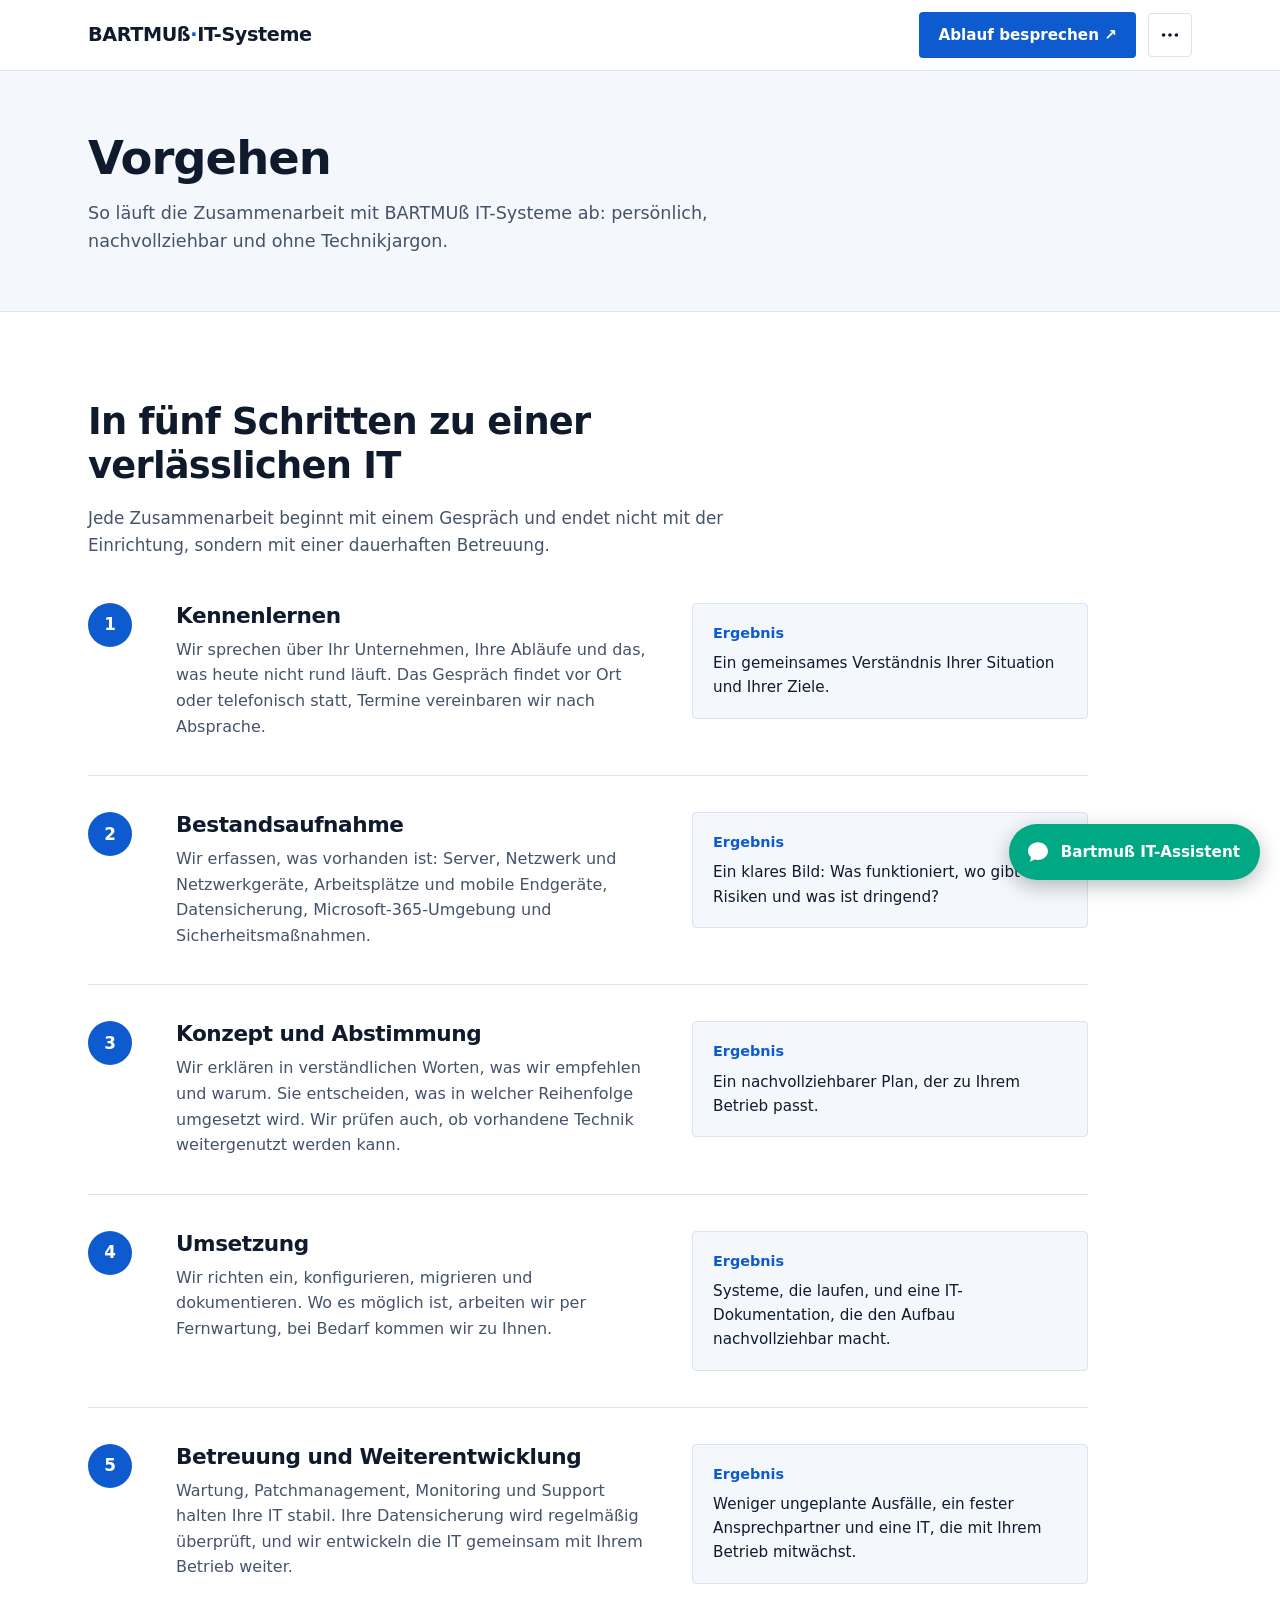
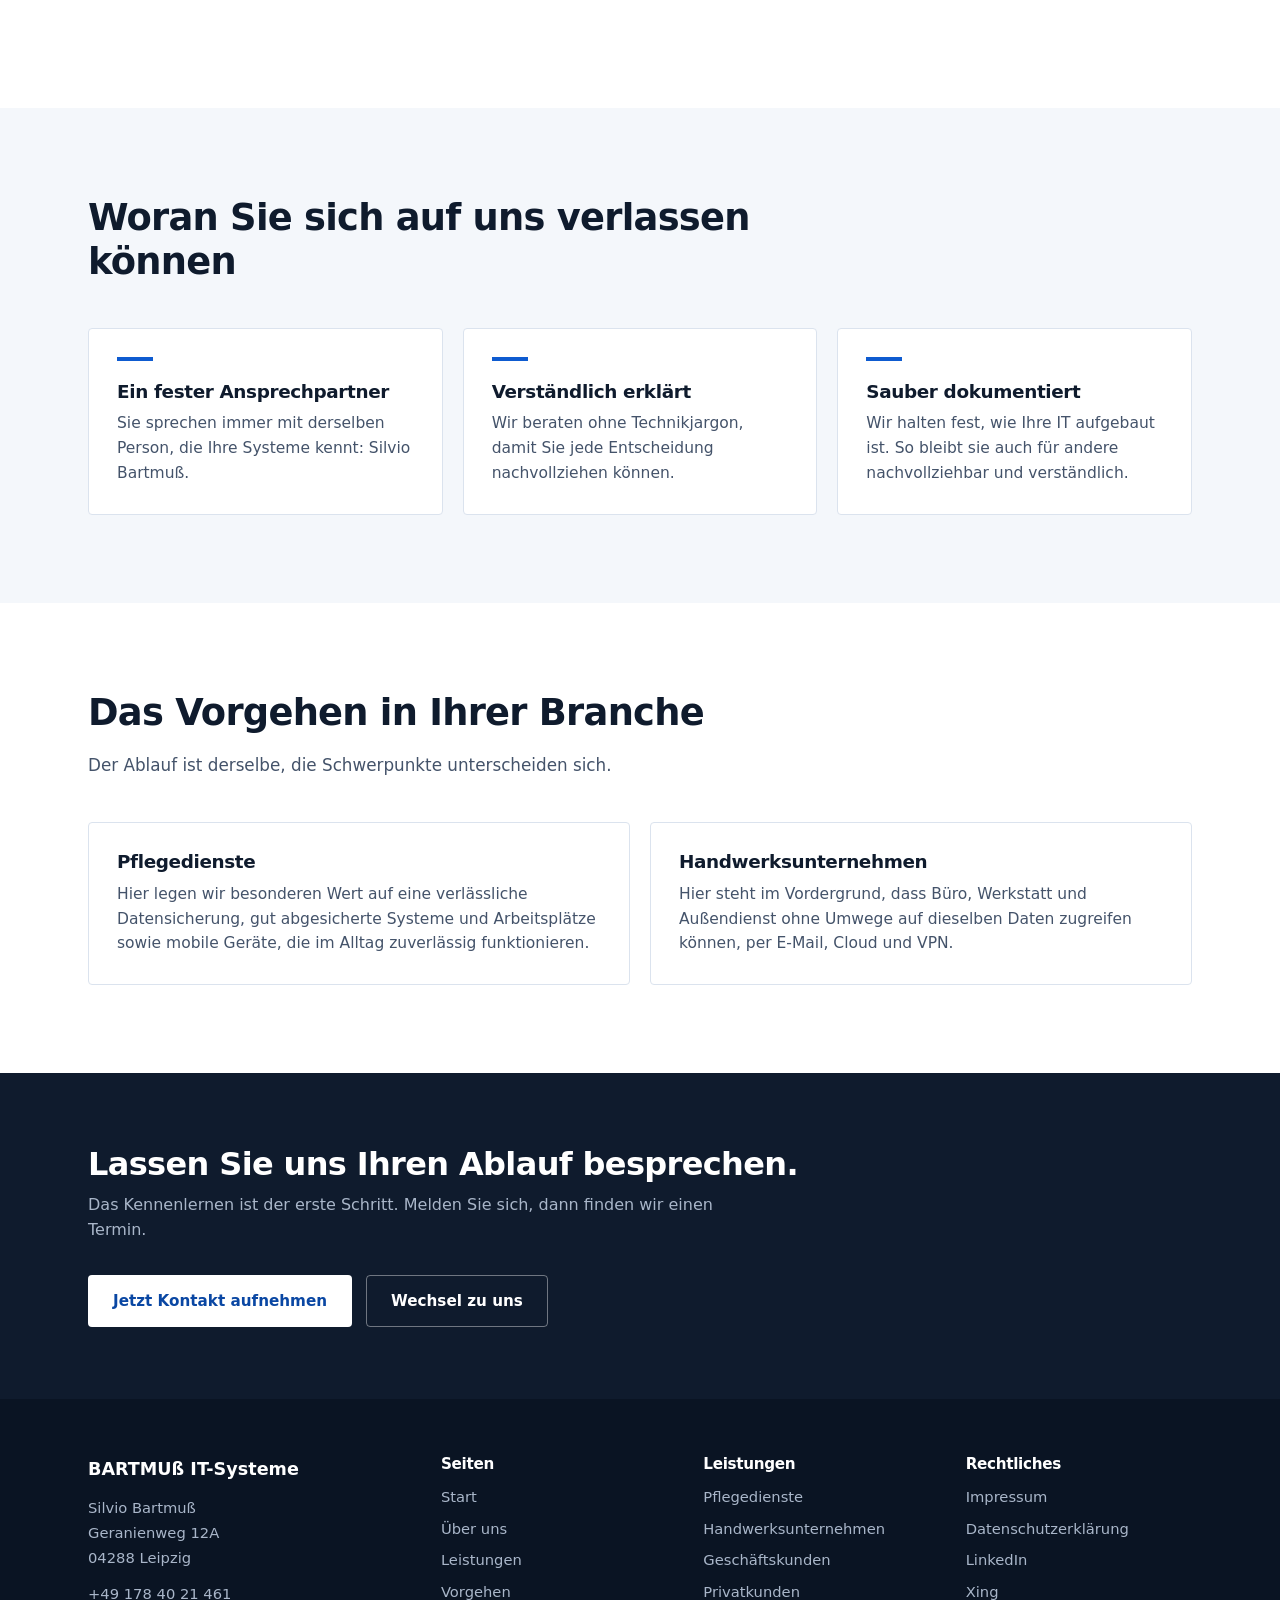
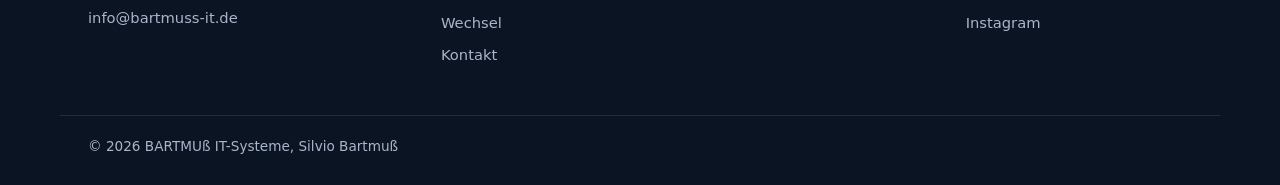
<file: vorgehen.html>
<!DOCTYPE html>
<html lang="de">
<head>
<meta charset="UTF-8">
<meta name="viewport" content="width=device-width, initial-scale=1.0">
<title>Vorgehen | BARTMUß IT-Systeme</title>
<meta name="description" content="So arbeitet BARTMUß IT-Systeme: Kennenlernen, Bestandsaufnahme, Konzept, Umsetzung und dauerhafte Betreuung Ihrer IT im Großraum Leipzig.">
<link rel="stylesheet" href="style.css">
</head>
<body>

<header>
  <div class="wrap nav-row">
    <a href="index.html" class="brand">BARTMUß<span>·</span>IT-Systeme</a>
    <div class="nav-actions">
      <a class="btn btn-primary nav-cta" href="kontakt.html">Ablauf besprechen ↗</a>
      <div class="menu-wrap">
        <button class="menu-btn" id="burger" aria-label="Menü öffnen" aria-expanded="false" aria-controls="nav">
          <svg viewBox="0 0 24 24" fill="currentColor" aria-hidden="true"><circle cx="5" cy="12" r="2"/><circle cx="12" cy="12" r="2"/><circle cx="19" cy="12" r="2"/></svg>
        </button>
        <nav id="nav" aria-label="Hauptmenü">
          <ul>
        <li><a href="index.html">Start</a></li>
        <li><a href="ueber.html">Über uns</a></li>
        <li><a href="leistungen.html">Leistungen</a></li>
        <li><a href="vorgehen.html" aria-current="page">Vorgehen</a></li>
        <li><a href="wechsel.html">Wechsel</a></li>
        <li><a href="kontakt.html">Kontakt</a></li>
      </ul>
        </nav>
      </div>
    </div>
  </div>
</header>

<main>
<div class="page-head">
  <div class="wrap">
    <h1>Vorgehen</h1>
    <p>So läuft die Zusammenarbeit mit BARTMUß IT-Systeme ab: persönlich, nachvollziehbar und ohne Technikjargon.</p>
  </div>
</div>

<section>
  <div class="wrap">
    <div class="section-head">
      <h2>In fünf Schritten zu einer verlässlichen IT</h2>
      <p>Jede Zusammenarbeit beginnt mit einem Gespräch und endet nicht mit der Einrichtung, sondern mit einer dauerhaften Betreuung.</p>
    </div>
    <div class="phases">
      <div class="phase">
        <span class="n">1</span>
        <div>
          <h3>Kennenlernen</h3>
          <p>Wir sprechen über Ihr Unternehmen, Ihre Abläufe und das, was heute nicht rund läuft. Das Gespräch findet vor Ort oder telefonisch statt, Termine vereinbaren wir nach Absprache.</p>
        </div>
        <div class="result"><strong>Ergebnis</strong><p>Ein gemeinsames Verständnis Ihrer Situation und Ihrer Ziele.</p></div>
      </div>
      <div class="phase">
        <span class="n">2</span>
        <div>
          <h3>Bestandsaufnahme</h3>
          <p>Wir erfassen, was vorhanden ist: Server, Netzwerk und Netzwerkgeräte, Arbeitsplätze und mobile Endgeräte, Datensicherung, Microsoft-365-Umgebung und Sicherheitsmaßnahmen.</p>
        </div>
        <div class="result"><strong>Ergebnis</strong><p>Ein klares Bild: Was funktioniert, wo gibt es Risiken und was ist dringend?</p></div>
      </div>
      <div class="phase">
        <span class="n">3</span>
        <div>
          <h3>Konzept und Abstimmung</h3>
          <p>Wir erklären in verständlichen Worten, was wir empfehlen und warum. Sie entscheiden, was in welcher Reihenfolge umgesetzt wird. Wir prüfen auch, ob vorhandene Technik weitergenutzt werden kann.</p>
        </div>
        <div class="result"><strong>Ergebnis</strong><p>Ein nachvollziehbarer Plan, der zu Ihrem Betrieb passt.</p></div>
      </div>
      <div class="phase">
        <span class="n">4</span>
        <div>
          <h3>Umsetzung</h3>
          <p>Wir richten ein, konfigurieren, migrieren und dokumentieren. Wo es möglich ist, arbeiten wir per Fernwartung, bei Bedarf kommen wir zu Ihnen.</p>
        </div>
        <div class="result"><strong>Ergebnis</strong><p>Systeme, die laufen, und eine IT-Dokumentation, die den Aufbau nachvollziehbar macht.</p></div>
      </div>
      <div class="phase">
        <span class="n">5</span>
        <div>
          <h3>Betreuung und Weiterentwicklung</h3>
          <p>Wartung, Patchmanagement, Monitoring und Support halten Ihre IT stabil. Ihre Datensicherung wird regelmäßig überprüft, und wir entwickeln die IT gemeinsam mit Ihrem Betrieb weiter.</p>
        </div>
        <div class="result"><strong>Ergebnis</strong><p>Weniger ungeplante Ausfälle, ein fester Ansprechpartner und eine IT, die mit Ihrem Betrieb mitwächst.</p></div>
      </div>
    </div>
  </div>
</section>

<section class="soft">
  <div class="wrap">
    <div class="section-head">
      <h2>Woran Sie sich auf uns verlassen können</h2>
    </div>
    <div class="grid-3">
      <div class="tile">
        <div class="mark"></div>
        <h3>Ein fester Ansprechpartner</h3>
        <p>Sie sprechen immer mit derselben Person, die Ihre Systeme kennt: Silvio Bartmuß.</p>
      </div>
      <div class="tile">
        <div class="mark"></div>
        <h3>Verständlich erklärt</h3>
        <p>Wir beraten ohne Technikjargon, damit Sie jede Entscheidung nachvollziehen können.</p>
      </div>
      <div class="tile">
        <div class="mark"></div>
        <h3>Sauber dokumentiert</h3>
        <p>Wir halten fest, wie Ihre IT aufgebaut ist. So bleibt sie auch für andere nachvollziehbar und verständlich.</p>
      </div>
    </div>
  </div>
</section>

<section>
  <div class="wrap">
    <div class="section-head">
      <h2>Das Vorgehen in Ihrer Branche</h2>
      <p>Der Ablauf ist derselbe, die Schwerpunkte unterscheiden sich.</p>
    </div>
    <div class="grid-2">
      <div class="tile">
        <h3>Pflegedienste</h3>
        <p>Hier legen wir besonderen Wert auf eine verlässliche Datensicherung, gut abgesicherte Systeme und Arbeitsplätze sowie mobile Geräte, die im Alltag zuverlässig funktionieren.</p>
      </div>
      <div class="tile">
        <h3>Handwerksunternehmen</h3>
        <p>Hier steht im Vordergrund, dass Büro, Werkstatt und Außendienst ohne Umwege auf dieselben Daten zugreifen können, per E-Mail, Cloud und VPN.</p>
      </div>
    </div>
  </div>
</section>

<div class="cta-band">
  <div class="wrap">
    <div>
      <h2>Lassen Sie uns Ihren Ablauf besprechen.</h2>
      <p>Das Kennenlernen ist der erste Schritt. Melden Sie sich, dann finden wir einen Termin.</p>
    </div>
    <div class="cta-row">
      <a href="kontakt.html" class="btn btn-primary">Jetzt Kontakt aufnehmen</a>
      <a href="wechsel.html" class="btn btn-ghost">Wechsel zu uns</a>
    </div>
  </div>
</div>
</main>

<footer>
  <div class="wrap footer-grid">
    <div>
      <div class="f-brand">BARTMUß IT-Systeme</div>
      <address>Silvio Bartmuß<br>Geranienweg 12A<br>04288 Leipzig</address>
      <p style="margin-top:12px; color:inherit;"><a href="tel:+4917840214611">+49 178 40 21 461</a><br><a href="mailto:info@bartmuss-it.de">info@bartmuss-it.de</a></p>
    </div>
    <div>
      <h4>Seiten</h4>
      <ul>
        <li><a href="index.html">Start</a></li>
        <li><a href="ueber.html">Über uns</a></li>
        <li><a href="leistungen.html">Leistungen</a></li>
        <li><a href="vorgehen.html">Vorgehen</a></li>
        <li><a href="wechsel.html">Wechsel</a></li>
        <li><a href="kontakt.html">Kontakt</a></li>
      </ul>
    </div>
    <div>
      <h4>Leistungen</h4>
      <ul>
        <li><a href="leistungen.html#pflegedienste">Pflegedienste</a></li>
        <li><a href="leistungen.html#handwerk">Handwerksunternehmen</a></li>
        <li><a href="leistungen.html#geschaeftskunden">Geschäftskunden</a></li>
        <li><a href="leistungen.html#privatkunden">Privatkunden</a></li>
      </ul>
    </div>
    <div>
      <h4>Rechtliches</h4>
      <ul>
        <li><a href="impressum.html">Impressum</a></li>
        <li><a href="datenschutz.html">Datenschutzerklärung</a></li>
        <li><a href="https://www.linkedin.com/in/silvio-bartmuss/" target="_blank" rel="noopener">LinkedIn</a></li>
        <li><a href="https://www.xing.com/profile/Silvio_Bartmuss2" target="_blank" rel="noopener">Xing</a></li>
        <li><a href="https://www.instagram.com/bartmussit/" target="_blank" rel="noopener">Instagram</a></li>
      </ul>
    </div>
  </div>
  <div class="wrap footer-bottom">© <span id="year"></span> BARTMUß IT-Systeme, Silvio Bartmuß</div>
</footer>

<script src="main.js"></script>
<script src="chat.js" defer></script>
</body>
</html>
</file>
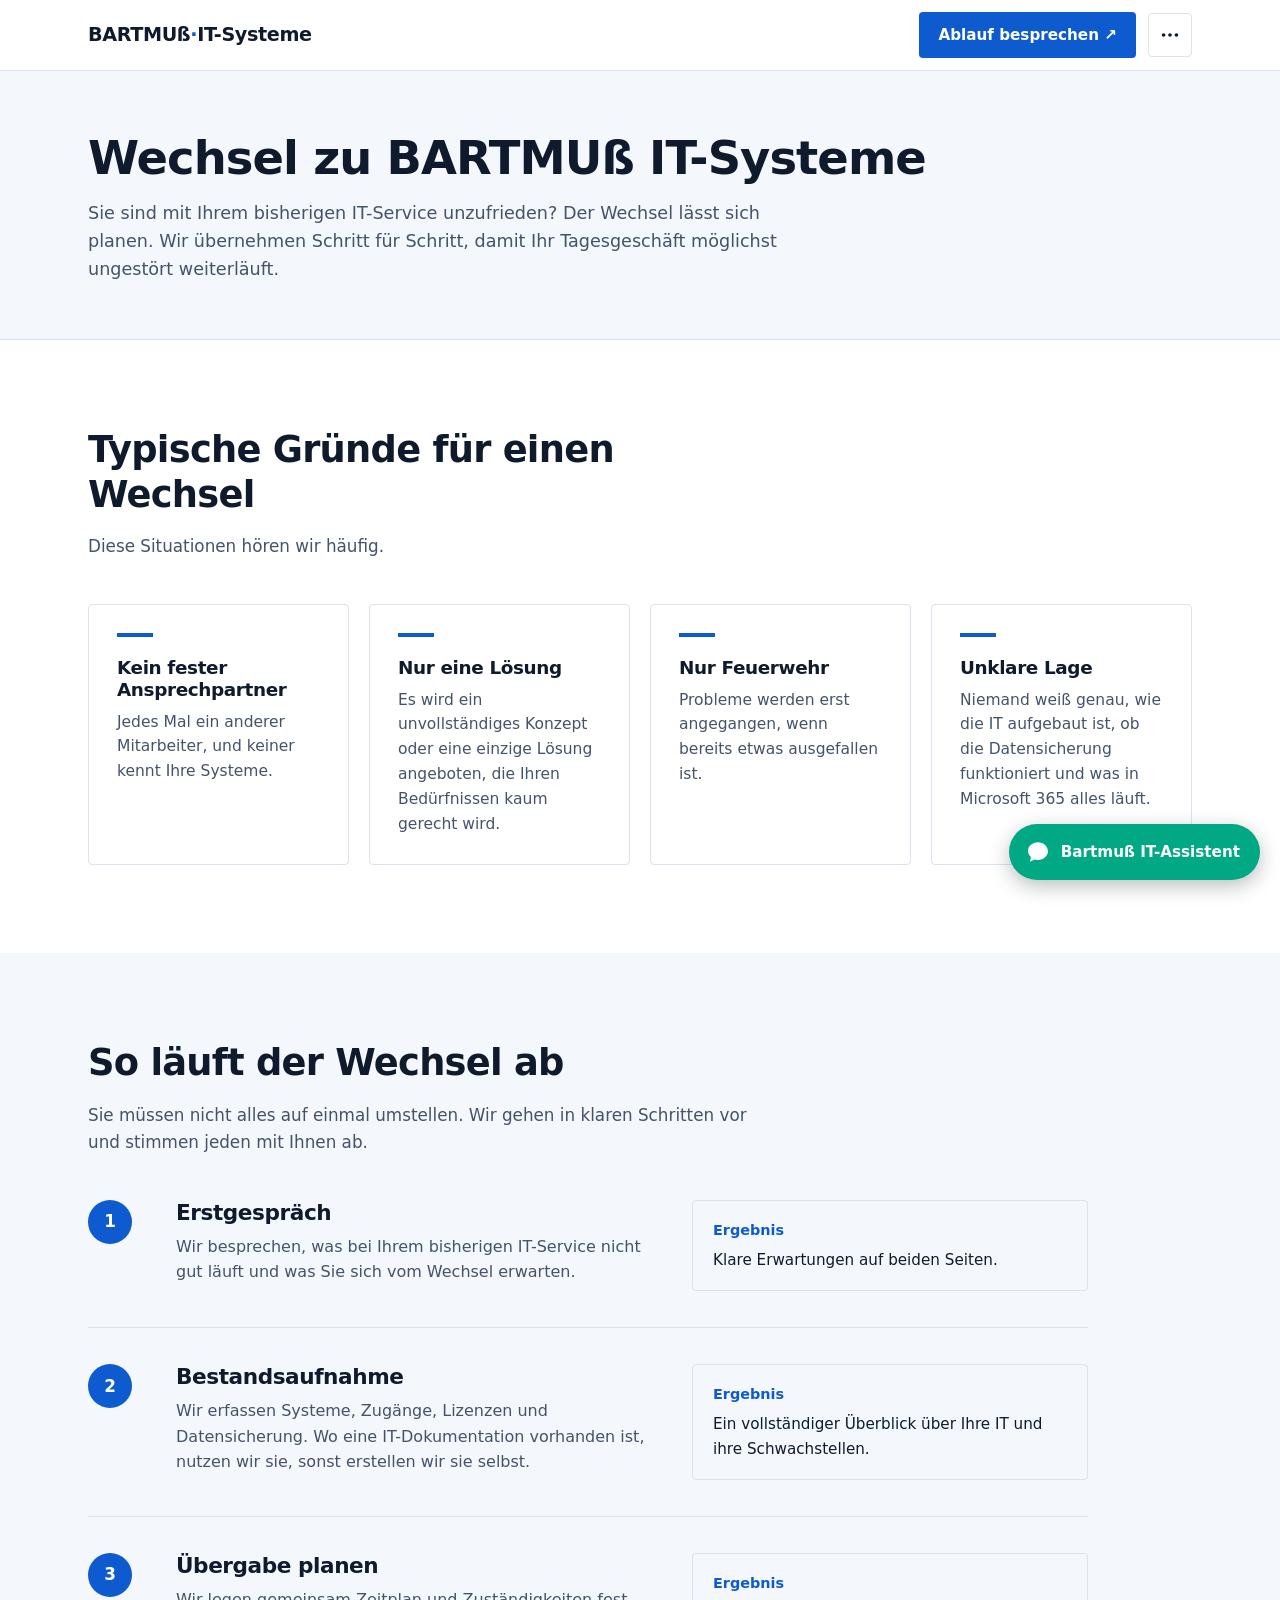
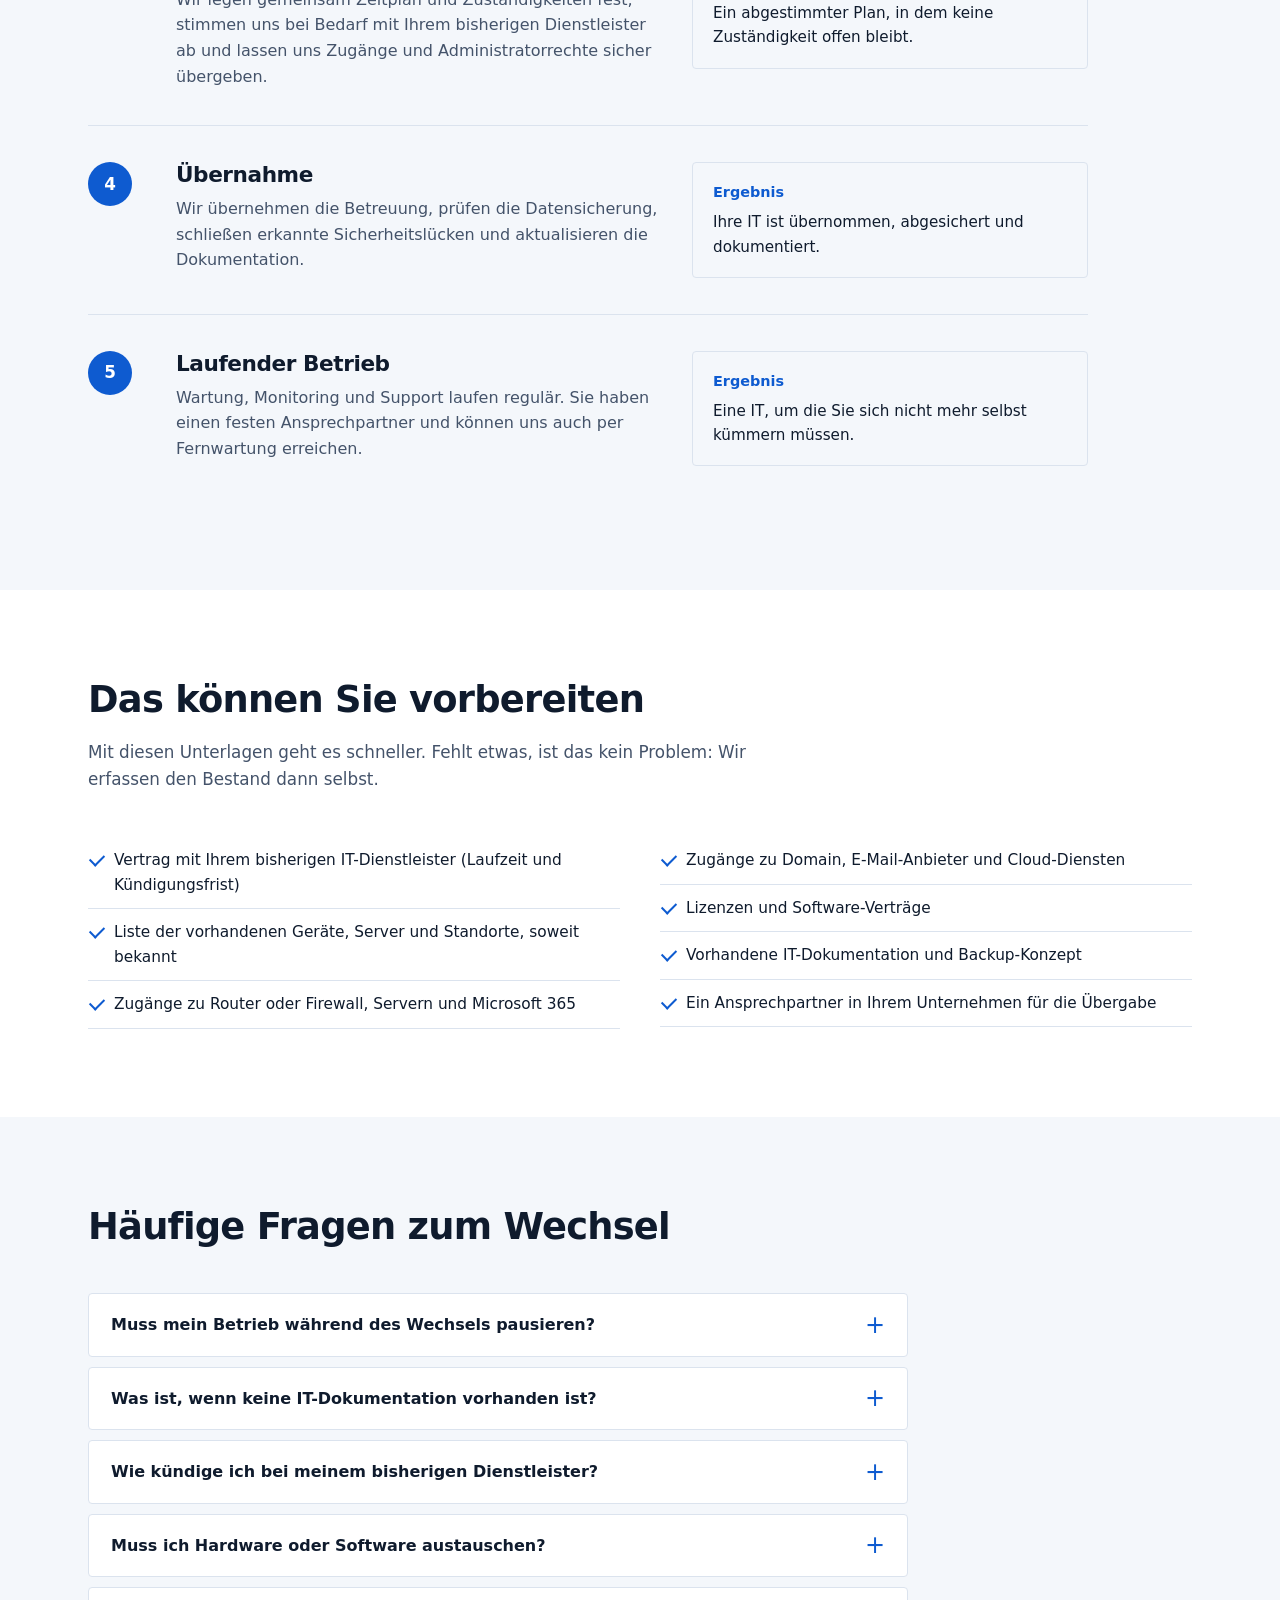
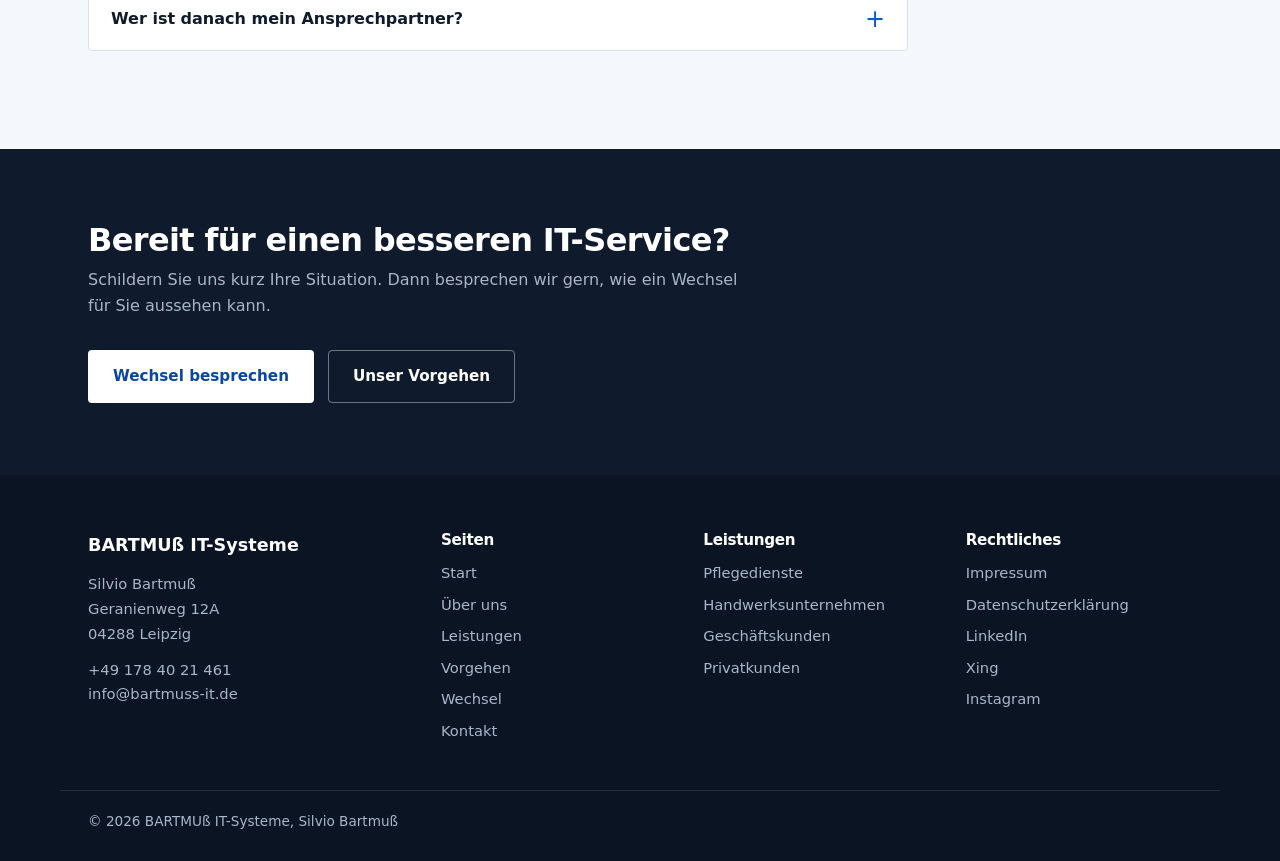
<file: wechsel.html>
<!DOCTYPE html>
<html lang="de">
<head>
<meta charset="UTF-8">
<meta name="viewport" content="width=device-width, initial-scale=1.0">
<title>Wechsel zu BARTMUß IT-Systeme | IT-Dienstleister wechseln in Leipzig</title>
<meta name="description" content="IT-Dienstleister wechseln: So übernimmt BARTMUß IT-Systeme Ihre IT Schritt für Schritt, von der Bestandsaufnahme bis zum laufenden Betrieb.">
<link rel="stylesheet" href="style.css">
</head>
<body>

<header>
  <div class="wrap nav-row">
    <a href="index.html" class="brand">BARTMUß<span>·</span>IT-Systeme</a>
    <div class="nav-actions">
      <a class="btn btn-primary nav-cta" href="kontakt.html">Ablauf besprechen ↗</a>
      <div class="menu-wrap">
        <button class="menu-btn" id="burger" aria-label="Menü öffnen" aria-expanded="false" aria-controls="nav">
          <svg viewBox="0 0 24 24" fill="currentColor" aria-hidden="true"><circle cx="5" cy="12" r="2"/><circle cx="12" cy="12" r="2"/><circle cx="19" cy="12" r="2"/></svg>
        </button>
        <nav id="nav" aria-label="Hauptmenü">
          <ul>
        <li><a href="index.html">Start</a></li>
        <li><a href="ueber.html">Über uns</a></li>
        <li><a href="leistungen.html">Leistungen</a></li>
        <li><a href="vorgehen.html">Vorgehen</a></li>
        <li><a href="wechsel.html" aria-current="page">Wechsel</a></li>
        <li><a href="kontakt.html">Kontakt</a></li>
      </ul>
        </nav>
      </div>
    </div>
  </div>
</header>

<main>
<div class="page-head">
  <div class="wrap">
    <h1>Wechsel zu BARTMUß IT-Systeme</h1>
    <p>Sie sind mit Ihrem bisherigen IT-Service unzufrieden? Der Wechsel lässt sich planen. Wir übernehmen Schritt für Schritt, damit Ihr Tagesgeschäft möglichst ungestört weiterläuft.</p>
  </div>
</div>

<section>
  <div class="wrap">
    <div class="section-head">
      <h2>Typische Gründe für einen Wechsel</h2>
      <p>Diese Situationen hören wir häufig.</p>
    </div>
    <div class="grid-4">
      <div class="tile">
        <div class="mark"></div>
        <h3>Kein fester Ansprechpartner</h3>
        <p>Jedes Mal ein anderer Mitarbeiter, und keiner kennt Ihre Systeme.</p>
      </div>
      <div class="tile">
        <div class="mark"></div>
        <h3>Nur eine Lösung</h3>
        <p>Es wird ein unvollständiges Konzept oder eine einzige Lösung angeboten, die Ihren Bedürfnissen kaum gerecht wird.</p>
      </div>
      <div class="tile">
        <div class="mark"></div>
        <h3>Nur Feuerwehr</h3>
        <p>Probleme werden erst angegangen, wenn bereits etwas ausgefallen ist.</p>
      </div>
      <div class="tile">
        <div class="mark"></div>
        <h3>Unklare Lage</h3>
        <p>Niemand weiß genau, wie die IT aufgebaut ist, ob die Datensicherung funktioniert und was in Microsoft 365 alles läuft.</p>
      </div>
    </div>
  </div>
</section>

<section class="soft">
  <div class="wrap">
    <div class="section-head">
      <h2>So läuft der Wechsel ab</h2>
      <p>Sie müssen nicht alles auf einmal umstellen. Wir gehen in klaren Schritten vor und stimmen jeden mit Ihnen ab.</p>
    </div>
    <div class="phases">
      <div class="phase">
        <span class="n">1</span>
        <div>
          <h3>Erstgespräch</h3>
          <p>Wir besprechen, was bei Ihrem bisherigen IT-Service nicht gut läuft und was Sie sich vom Wechsel erwarten.</p>
        </div>
        <div class="result"><strong>Ergebnis</strong><p>Klare Erwartungen auf beiden Seiten.</p></div>
      </div>
      <div class="phase">
        <span class="n">2</span>
        <div>
          <h3>Bestandsaufnahme</h3>
          <p>Wir erfassen Systeme, Zugänge, Lizenzen und Datensicherung. Wo eine IT-Dokumentation vorhanden ist, nutzen wir sie, sonst erstellen wir sie selbst.</p>
        </div>
        <div class="result"><strong>Ergebnis</strong><p>Ein vollständiger Überblick über Ihre IT und ihre Schwachstellen.</p></div>
      </div>
      <div class="phase">
        <span class="n">3</span>
        <div>
          <h3>Übergabe planen</h3>
          <p>Wir legen gemeinsam Zeitplan und Zuständigkeiten fest, stimmen uns bei Bedarf mit Ihrem bisherigen Dienstleister ab und lassen uns Zugänge und Administratorrechte sicher übergeben.</p>
        </div>
        <div class="result"><strong>Ergebnis</strong><p>Ein abgestimmter Plan, in dem keine Zuständigkeit offen bleibt.</p></div>
      </div>
      <div class="phase">
        <span class="n">4</span>
        <div>
          <h3>Übernahme</h3>
          <p>Wir übernehmen die Betreuung, prüfen die Datensicherung, schließen erkannte Sicherheitslücken und aktualisieren die Dokumentation.</p>
        </div>
        <div class="result"><strong>Ergebnis</strong><p>Ihre IT ist übernommen, abgesichert und dokumentiert.</p></div>
      </div>
      <div class="phase">
        <span class="n">5</span>
        <div>
          <h3>Laufender Betrieb</h3>
          <p>Wartung, Monitoring und Support laufen regulär. Sie haben einen festen Ansprechpartner und können uns auch per Fernwartung erreichen.</p>
        </div>
        <div class="result"><strong>Ergebnis</strong><p>Eine IT, um die Sie sich nicht mehr selbst kümmern müssen.</p></div>
      </div>
    </div>
  </div>
</section>

<section>
  <div class="wrap">
    <div class="section-head">
      <h2>Das können Sie vorbereiten</h2>
      <p>Mit diesen Unterlagen geht es schneller. Fehlt etwas, ist das kein Problem: Wir erfassen den Bestand dann selbst.</p>
    </div>
    <ul class="check-list">
      <li>Vertrag mit Ihrem bisherigen IT-Dienstleister (Laufzeit und Kündigungsfrist)</li>
      <li>Liste der vorhandenen Geräte, Server und Standorte, soweit bekannt</li>
      <li>Zugänge zu Router oder Firewall, Servern und Microsoft 365</li>
      <li>Zugänge zu Domain, E-Mail-Anbieter und Cloud-Diensten</li>
      <li>Lizenzen und Software-Verträge</li>
      <li>Vorhandene IT-Dokumentation und Backup-Konzept</li>
      <li>Ein Ansprechpartner in Ihrem Unternehmen für die Übergabe</li>
    </ul>
  </div>
</section>

<section class="soft">
  <div class="wrap">
    <div class="section-head">
      <h2>Häufige Fragen zum Wechsel</h2>
    </div>
    <div class="faq">
      <details>
        <summary>Muss mein Betrieb während des Wechsels pausieren?</summary>
        <div class="answer"><p>Wir planen die Übernahme so, dass Ihr Tagesgeschäft möglichst ungestört weiterläuft. Arbeiten, die sich auf Ihren Betrieb auswirken könnten, stimmen wir vorher mit Ihnen ab.</p></div>
      </details>
      <details>
        <summary>Was ist, wenn keine IT-Dokumentation vorhanden ist?</summary>
        <div class="answer"><p>Dann erfassen wir Ihre Systeme selbst und legen die Dokumentation neu an. Das ist ohnehin ein wichtiger Teil jeder Übernahme.</p></div>
      </details>
      <details>
        <summary>Wie kündige ich bei meinem bisherigen Dienstleister?</summary>
        <div class="answer"><p>Das richtet sich nach Ihrem bestehenden Vertrag. Prüfen Sie Laufzeit und Kündigungsfrist, wir nehmen darauf bei der Zeitplanung Rücksicht. Für rechtliche Fragen zum Vertrag ist ein Rechtsanwalt der richtige Ansprechpartner.</p></div>
      </details>
      <details>
        <summary>Muss ich Hardware oder Software austauschen?</summary>
        <div class="answer"><p>Nicht automatisch. Wir prüfen, was weitergenutzt werden kann, und empfehlen nur, was technisch und wirtschaftlich sinnvoll ist.</p></div>
      </details>
      <details>
        <summary>Wer ist danach mein Ansprechpartner?</summary>
        <div class="answer"><p>Silvio Bartmuß persönlich. Sie erreichen ihn telefonisch unter +49 178 40 21 461, per E-Mail oder über das Kontaktformular.</p></div>
      </details>
    </div>
  </div>
</section>

<div class="cta-band">
  <div class="wrap">
    <div>
      <h2>Bereit für einen besseren IT-Service?</h2>
      <p>Schildern Sie uns kurz Ihre Situation. Dann besprechen wir gern, wie ein Wechsel für Sie aussehen kann.</p>
    </div>
    <div class="cta-row">
      <a href="kontakt.html" class="btn btn-primary">Wechsel besprechen</a>
      <a href="vorgehen.html" class="btn btn-ghost">Unser Vorgehen</a>
    </div>
  </div>
</div>
</main>

<footer>
  <div class="wrap footer-grid">
    <div>
      <div class="f-brand">BARTMUß IT-Systeme</div>
      <address>Silvio Bartmuß<br>Geranienweg 12A<br>04288 Leipzig</address>
      <p style="margin-top:12px; color:inherit;"><a href="tel:+4917840214611">+49 178 40 21 461</a><br><a href="mailto:info@bartmuss-it.de">info@bartmuss-it.de</a></p>
    </div>
    <div>
      <h4>Seiten</h4>
      <ul>
        <li><a href="index.html">Start</a></li>
        <li><a href="ueber.html">Über uns</a></li>
        <li><a href="leistungen.html">Leistungen</a></li>
        <li><a href="vorgehen.html">Vorgehen</a></li>
        <li><a href="wechsel.html">Wechsel</a></li>
        <li><a href="kontakt.html">Kontakt</a></li>
      </ul>
    </div>
    <div>
      <h4>Leistungen</h4>
      <ul>
        <li><a href="leistungen.html#pflegedienste">Pflegedienste</a></li>
        <li><a href="leistungen.html#handwerk">Handwerksunternehmen</a></li>
        <li><a href="leistungen.html#geschaeftskunden">Geschäftskunden</a></li>
        <li><a href="leistungen.html#privatkunden">Privatkunden</a></li>
      </ul>
    </div>
    <div>
      <h4>Rechtliches</h4>
      <ul>
        <li><a href="impressum.html">Impressum</a></li>
        <li><a href="datenschutz.html">Datenschutzerklärung</a></li>
        <li><a href="https://www.linkedin.com/in/silvio-bartmuss/" target="_blank" rel="noopener">LinkedIn</a></li>
        <li><a href="https://www.xing.com/profile/Silvio_Bartmuss2" target="_blank" rel="noopener">Xing</a></li>
        <li><a href="https://www.instagram.com/bartmussit/" target="_blank" rel="noopener">Instagram</a></li>
      </ul>
    </div>
  </div>
  <div class="wrap footer-bottom">© <span id="year"></span> BARTMUß IT-Systeme, Silvio Bartmuß</div>
</footer>

<script src="main.js"></script>
<script src="chat.js" defer></script>
</body>
</html>
</file>
<file: style.css>
:root{
  --ink:#0f1b2d;
  --text:#44536a;
  --bg:#ffffff;
  --bg-soft:#f4f7fb;
  --line:#dbe3ee;
  --accent:#0e5bd0;
  --accent-dark:#0a47a3;
  --accent-soft:#e8f0fc;
  --dark:#0f1b2d;
  --dark-text:#a9b6c9;
  --err:#a8321f;
}
*{box-sizing:border-box;}
html{scroll-behavior:smooth;}
body{
  margin:0; background:var(--bg); color:var(--ink);
  font-family:system-ui,-apple-system,'Segoe UI',Roboto,'Helvetica Neue',Arial,sans-serif;
  font-size:16px; line-height:1.6; -webkit-font-smoothing:antialiased;
}
h1,h2,h3,h4{margin:0 0 .45em 0; font-weight:700; letter-spacing:-0.02em; line-height:1.2; color:var(--ink);}
p{margin:0 0 1em 0; color:var(--text); max-width:64ch;}
a{color:inherit;}
img{max-width:100%; display:block;}
address{font-style:normal;}
.wrap{max-width:1160px; margin:0 auto; padding:0 28px;}
@media (max-width:640px){ .wrap{padding:0 20px;} }

a:focus-visible, button:focus-visible, input:focus-visible, textarea:focus-visible,
select:focus-visible, summary:focus-visible{outline:3px solid var(--accent); outline-offset:2px;}

/* ---------- Header ---------- */
header{position:sticky; top:0; z-index:100; background:var(--bg); border-bottom:1px solid var(--line);}
.nav-row{display:flex; align-items:center; justify-content:space-between; gap:16px; padding-top:12px; padding-bottom:12px;}
.brand{font-weight:800; font-size:1.2rem; letter-spacing:-0.02em; text-decoration:none; color:var(--ink); white-space:nowrap;}
.brand span{color:var(--accent);}
.nav-actions{display:flex; align-items:center; gap:12px;}
.btn.nav-cta{padding:10px 18px; white-space:nowrap;}
.menu-wrap{position:relative;}
.menu-btn{
  display:flex; align-items:center; justify-content:center; width:44px; height:44px; cursor:pointer;
  background:var(--bg); color:var(--ink); border:1px solid var(--line); border-radius:4px;
  transition:border-color .15s ease, color .15s ease, background .15s ease;
}
.menu-btn svg{width:22px; height:22px;}
.menu-btn:hover,.menu-btn[aria-expanded="true"]{border-color:var(--accent); color:var(--accent);}
nav{
  display:none; position:absolute; right:0; top:calc(100% + 10px); min-width:230px;
  background:var(--bg); border:1px solid var(--line); border-radius:4px; padding:8px;
  box-shadow:0 16px 40px rgba(15,27,45,.14);
}
nav.open{display:block;}
nav ul{list-style:none; margin:0; padding:0;}
nav a{display:block; text-decoration:none; font-size:1rem; font-weight:500; color:var(--ink); padding:12px 14px; border-radius:3px; transition:background .15s ease, color .15s ease;}
nav a:hover{background:var(--bg-soft); color:var(--accent);}
nav a[aria-current="page"]{color:var(--accent); font-weight:700; background:var(--accent-soft);}
.nav-row > *{min-width:0;}
@media (max-width:520px){
  .nav-row{gap:8px;}
  .nav-actions{gap:8px;}
  .brand{font-size:.98rem;}
  .btn.nav-cta{padding:9px 11px; font-size:.82rem;}
  .menu-btn{width:40px; height:40px;}
}
@media (max-width:400px){
  .nav-row,.nav-actions{gap:6px;}
  .brand{font-size:.84rem;}
  .btn.nav-cta{padding:8px 8px; font-size:.76rem;}
}

/* ---------- Buttons ---------- */
.btn{display:inline-block; padding:13px 24px; border-radius:4px; font-weight:600; font-size:.95rem; text-decoration:none; border:1px solid transparent; cursor:pointer; transition:background .15s ease, border-color .15s ease, color .15s ease;}
.btn-primary{background:var(--accent); color:#fff;}
.btn-primary:hover{background:var(--accent-dark);}
.btn-secondary{background:#fff; color:var(--accent); border-color:var(--accent);}
.btn-secondary:hover{background:var(--accent-soft);}
.btn-ghost{color:#fff; border-color:rgba(255,255,255,.4);}
.btn-ghost:hover{background:rgba(255,255,255,.1);}
.cta-row{display:flex; gap:14px; margin-top:28px; flex-wrap:wrap;}

/* ---------- Sections ---------- */
section{padding:88px 0;}
.soft{background:var(--bg-soft);}
.section-head{max-width:680px; margin-bottom:44px;}
.section-head h2{font-size:clamp(1.7rem,3vw,2.3rem);}
.section-head p{font-size:1.05rem; margin:0;}
.kicker{color:var(--accent); font-weight:600; font-size:.95rem; margin-bottom:12px;}

/* ---------- Hero (Start) ---------- */
.hero{
  background:radial-gradient(circle at 1px 1px,#cfdbec 1px,transparent 0) 0 0/26px 26px, var(--bg-soft);
  border-bottom:1px solid var(--line); padding:84px 0 88px;
}
.hero .wrap{display:grid; grid-template-columns:1.2fr .8fr; gap:56px; align-items:center;}
@media (max-width:920px){ .hero .wrap{grid-template-columns:1fr; gap:40px;} .hero{padding:56px 0;} }
.hero h1{font-size:clamp(2.2rem,4.4vw,3.4rem); letter-spacing:-0.03em;}
.hero .lead{font-size:1.12rem; max-width:54ch;}
.hero-card{background:#fff; border:1px solid var(--line); border-radius:4px; padding:28px; box-shadow:0 1px 0 rgba(15,27,45,.04);}
.hero-card h2{font-size:1.1rem; margin-bottom:14px;}
.hero-card ul{list-style:none; margin:0; padding:0;}
.hero-card li{padding:12px 0 12px 26px; border-top:1px solid var(--line); position:relative; font-size:.95rem; color:var(--ink); font-weight:500;}
.hero-card li:before{content:""; position:absolute; left:0; top:19px; width:12px; height:12px; border:2px solid var(--accent); border-radius:50%;}
.hero-card .more{display:inline-block; margin-top:14px; color:var(--accent); font-weight:600; text-decoration:none; font-size:.95rem;}
.hero-card .more:hover{text-decoration:underline;}

/* ---------- Grids und Kacheln ---------- */
.grid-2,.grid-3,.grid-4,.grid-6{display:grid; gap:20px;}
.grid-2{grid-template-columns:repeat(2,minmax(0,1fr));}
.grid-3{grid-template-columns:repeat(3,minmax(0,1fr));}
.grid-4{grid-template-columns:repeat(4,minmax(0,1fr));}
.grid-6{grid-template-columns:repeat(3,minmax(0,1fr));}
@media (max-width:980px){ .grid-4{grid-template-columns:repeat(2,minmax(0,1fr));} }
@media (max-width:860px){ .grid-3,.grid-6{grid-template-columns:repeat(2,minmax(0,1fr));} }
@media (max-width:600px){ .grid-3,.grid-4,.grid-6,.grid-2{grid-template-columns:minmax(0,1fr);} }
.tile{background:#fff; border:1px solid var(--line); border-radius:4px; padding:28px;}
.tile h3{font-size:1.15rem;}
.tile p{margin:0; font-size:.97rem;}
.tile svg{width:30px; height:30px; stroke:var(--accent); margin-bottom:18px;}
.tile .mark{width:36px; height:4px; background:var(--accent); margin-bottom:20px;}

/* Einstiegs-Kacheln */
.entry{display:flex; flex-direction:column; text-decoration:none; background:#fff; border:1px solid var(--line); border-radius:4px; padding:28px; min-height:230px; transition:border-color .15s ease, background .15s ease;}
.entry:hover{border-color:var(--accent); background:var(--accent-soft);}
.entry h3{font-size:1.2rem;}
.entry p{margin:0 0 auto 0; font-size:.97rem;}
.entry .go{margin-top:22px; color:var(--accent); font-weight:600; font-size:.95rem;}

/* Arbeitsweise */
.steps{display:grid; grid-template-columns:repeat(4,1fr); gap:28px; counter-reset:step;}
@media (max-width:980px){ .steps{grid-template-columns:1fr 1fr;} }
@media (max-width:600px){ .steps{grid-template-columns:1fr;} }
.step{position:relative; background:#fff; border:1px solid var(--line); border-radius:4px; padding:28px;}
.step .n{display:inline-flex; width:36px; height:36px; align-items:center; justify-content:center; border-radius:50%; background:var(--accent); color:#fff; font-weight:700; margin-bottom:16px;}
.step h3{font-size:1.1rem;}
.step p{margin:0; font-size:.95rem;}
@media (min-width:981px){
  .step:not(:last-child):after{content:""; position:absolute; top:46px; right:-24px; width:20px; height:20px; background:no-repeat center/contain url("data:image/svg+xml,%3Csvg xmlns='http://www.w3.org/2000/svg' viewBox='0 0 24 24' fill='none' stroke='%230e5bd0' stroke-width='2.5' stroke-linecap='round' stroke-linejoin='round'%3E%3Cpath d='M5 12h14M13 6l6 6-6 6'/%3E%3C/svg%3E");}
}

/* IT-Baukasten (Tabs) */
.kit{display:grid; grid-template-columns:320px minmax(0,1fr); border:1px solid var(--line); border-radius:4px; background:#fff; overflow:hidden;}
@media (max-width:820px){ .kit{grid-template-columns:minmax(0,1fr);} }
.kit-tabs{min-width:0; display:flex; flex-direction:column; border-right:1px solid var(--line); background:var(--bg-soft);}
@media (max-width:820px){
  .kit-tabs{flex-direction:row; overflow-x:auto; border-right:none; border-bottom:1px solid var(--line); -webkit-overflow-scrolling:touch;}
}
.kit-tab{
  text-align:left; font:inherit; font-weight:600; font-size:.97rem; color:var(--text);
  background:none; border:none; border-left:4px solid transparent; border-bottom:1px solid var(--line);
  padding:18px 20px; cursor:pointer; transition:background .15s ease, color .15s ease;
}
.kit-tab:last-child{border-bottom:none;}
.kit-tab:hover{background:#fff; color:var(--ink);}
.kit-tab[aria-selected="true"]{background:#fff; color:var(--accent); border-left-color:var(--accent);}
@media (max-width:820px){
  .kit-tab{white-space:nowrap; border-left:none; border-bottom:3px solid transparent; border-right:1px solid var(--line);}
  .kit-tab[aria-selected="true"]{border-bottom-color:var(--accent);}
}
.kit-panel{padding:36px 40px;}
@media (max-width:600px){ .kit-panel{padding:26px 22px;} }
.kit-panel[hidden]{display:none;}
.kit-panel h3{font-size:1.4rem;}
.kit-panel > p{font-size:1.02rem; margin-bottom:20px;}

/* Phasen (Vorgehen, Wechsel) */
.phases{max-width:1000px;}
.phase{display:grid; grid-template-columns:56px 1.1fr .9fr; gap:32px; padding:36px 0; border-top:1px solid var(--line); align-items:start;}
.phase:first-child{border-top:none; padding-top:0;}
.phase .n{display:flex; width:44px; height:44px; align-items:center; justify-content:center; border-radius:50%; background:var(--accent); color:#fff; font-weight:700; font-size:1.05rem;}
.phase h3{font-size:1.35rem; margin-bottom:8px;}
.phase p{margin:0;}
.phase .result{background:var(--bg-soft); border:1px solid var(--line); border-radius:4px; padding:18px 20px;}
.phase .result strong{display:block; color:var(--accent); font-size:.9rem; margin-bottom:6px;}
.phase .result p{font-size:.95rem; color:var(--ink);}
@media (max-width:860px){
  .phase{grid-template-columns:44px 1fr; gap:20px;}
  .phase .result{grid-column:1 / -1;}
}
@media (max-width:520px){
  .phase{grid-template-columns:1fr; gap:14px;}
}

/* Probleme und Lösungen */
.case{background:#fff; border:1px solid var(--line); border-radius:4px; padding:26px; display:flex; flex-direction:column;}
.case h3{font-size:1.1rem; margin-bottom:12px;}
.case .problem{font-size:.95rem; margin:0 0 16px;}
.case .solution{margin:auto 0 0; padding-top:16px; border-top:1px solid var(--line); font-size:.95rem; color:var(--ink);}
.case .solution strong{color:var(--accent);}

/* FAQ */
.faq{max-width:820px;}
.faq details{background:#fff; border:1px solid var(--line); border-radius:4px; margin-bottom:10px;}
.faq summary{cursor:pointer; list-style:none; padding:18px 56px 18px 22px; font-weight:600; position:relative; color:var(--ink);}
.faq summary::-webkit-details-marker{display:none;}
.faq summary:after{content:"+"; position:absolute; right:22px; top:50%; transform:translateY(-50%); font-size:1.5rem; font-weight:400; color:var(--accent); line-height:1;}
.faq details[open] summary:after{content:"\2212";}
.faq details[open]{border-color:var(--accent);}
.faq .answer{padding:0 22px 20px;}
.faq .answer p{margin:0;}

/* Team */
.team-grid{display:grid; grid-template-columns:.7fr 1.3fr; gap:56px; align-items:center;}
@media (max-width:820px){ .team-grid{grid-template-columns:1fr; gap:32px;} }
.team-grid h2{font-size:clamp(1.6rem,3vw,2.1rem);}
.team-contact{list-style:none; margin:20px 0 0; padding:0;}
.team-contact li{padding:8px 0; color:var(--ink); border-top:1px solid var(--line);}
.team-contact li:first-child{border-top:none;}
.team-contact span{display:inline-block; min-width:110px; color:var(--text); font-size:.9rem;}
.team-contact a{color:var(--accent); font-weight:600; text-decoration:none;}
.team-contact a:hover{text-decoration:underline;}

/* ---------- Unterseiten ---------- */
.page-head{background:var(--bg-soft); border-bottom:1px solid var(--line);}
.page-head .wrap{padding-top:60px; padding-bottom:56px;}
.page-head h1{font-size:clamp(2rem,3.8vw,2.9rem); margin-bottom:12px;}
.page-head p{font-size:1.1rem; margin:0;}

.intro-text{max-width:70ch;}
.intro-text p{font-size:1.03rem;}

.service-block{display:grid; grid-template-columns:.8fr 1.2fr; gap:48px; padding:40px 0; border-top:1px solid var(--line);}
.service-block:first-of-type{border-top:none; padding-top:0;}
.service-block h2{font-size:1.5rem; margin-bottom:6px;}
.service-block .q{color:var(--accent); font-weight:600; margin:0 0 4px;}
.service-block .claim{color:var(--ink); font-weight:600; margin:0;}
@media (max-width:760px){ .service-block{grid-template-columns:1fr; gap:16px;} }

.check-list{columns:2; column-gap:40px; list-style:none; margin:0; padding:0;}
@media (max-width:700px){ .check-list{columns:1;} }
.check-list li{padding:11px 0 11px 26px; position:relative; break-inside:avoid; border-bottom:1px solid var(--line); color:var(--ink); font-size:.96rem;}
.check-list li:before{content:""; position:absolute; left:2px; top:17px; width:12px; height:7px; border-left:2px solid var(--accent); border-bottom:2px solid var(--accent); transform:rotate(-45deg);}

.audience-block{margin-top:72px; scroll-margin-top:90px;}
.audience-block h2{font-size:1.7rem; margin-bottom:12px;}
.audience-block > p{max-width:70ch; margin-bottom:24px;}
.audience-block .sub{font-weight:600; color:var(--ink); margin:0 0 10px;}

.about-grid{display:grid; grid-template-columns:.8fr 1.2fr; gap:56px; align-items:start;}
@media (max-width:820px){ .about-grid{grid-template-columns:1fr;} }
.about-photo{width:100%; aspect-ratio:4/5; border-radius:4px; margin-bottom:20px; overflow:hidden; background:linear-gradient(160deg,#dbe7fa,#a9c3ee); display:flex; align-items:flex-end; padding:20px; color:var(--ink); position:relative; border:1px solid var(--line);}
.about-photo img{position:absolute; inset:0; width:100%; height:100%; object-fit:cover;}
.about-photo span{position:relative; font-size:.9rem; font-weight:600;}
.badges{list-style:none; padding:0; margin:0; font-size:.94rem;}
.badges li{padding:11px 0; border-top:1px solid var(--line); color:var(--text);}
.badges li:first-child{border-top:none;}
.badges strong{color:var(--ink);}
.letter h2{font-size:1.7rem;}
.letter p{font-size:1.03rem; color:var(--ink); max-width:62ch;}
.letter .sign{margin-top:24px;}

.contact-grid{display:grid; grid-template-columns:1fr 1fr; gap:56px;}
@media (max-width:820px){ .contact-grid{grid-template-columns:1fr;} }
.contact-bg{background:var(--bg-soft);}
.contact-grid h2{font-size:1.5rem;}
.field{margin-bottom:18px;}
.field label{display:block; font-size:.9rem; font-weight:600; color:var(--ink); margin-bottom:6px;}
.field input,.field textarea,.field select{width:100%; border:1px solid #b7c4d8; background:#fff; padding:12px 14px; font-family:inherit; font-size:.96rem; border-radius:4px; color:var(--ink);}
.field-check{display:flex; gap:10px; align-items:flex-start; margin-bottom:20px;}
.field-check input{margin-top:5px; flex:0 0 auto;}
.field-check label{font-size:.88rem; color:var(--text);}
.field-check a{color:var(--accent);}
.hp{position:absolute; left:-9999px; width:1px; height:1px; overflow:hidden;}
.form-status{margin-top:14px; font-size:.93rem; display:none;}
.form-status.ok{display:block; color:var(--accent-dark);}
.form-status.err{display:block; color:var(--err);}
button[disabled]{opacity:.6; cursor:wait;}
.contact-info dl{margin:0;}
.contact-info dt{font-size:.85rem; font-weight:600; color:var(--text); margin-top:20px;}
.contact-info dt:first-child{margin-top:0;}
.contact-info dd{margin:4px 0 0; color:var(--ink);}
.contact-info a{color:var(--accent); font-weight:600; text-decoration:none;}
.contact-info a:hover{text-decoration:underline;}
.social-row{display:flex; gap:12px; margin-top:26px;}
.social-row a{width:40px; height:40px; border:1px solid var(--line); background:#fff; border-radius:4px; display:flex; align-items:center; justify-content:center; text-decoration:none; transition:background .15s ease, border-color .15s ease;}
.social-row a:hover{background:var(--accent); border-color:var(--accent);}
.social-row svg{width:18px; height:18px; stroke:var(--ink);}
.social-row a:hover svg{stroke:#fff;}

.legal{max-width:760px;}
.legal h2{font-size:1.35rem; margin:44px 0 12px; padding-top:28px; border-top:1px solid var(--line);}
.legal h2:first-child{margin-top:0; padding-top:0; border-top:none;}
.legal h3{font-size:1.05rem; margin:28px 0 8px;}
.legal p{color:var(--ink); max-width:none; font-size:.98rem;}
.legal ul{margin:0 0 1em 0; padding-left:20px; color:var(--ink); font-size:.98rem;}
.legal li{margin-bottom:6px;}
.legal address{color:var(--ink); margin-bottom:1em;}
.legal .stand{color:var(--text); font-size:.9rem;}
.legal a{color:var(--accent);}

/* CTA-Band */
.cta-band{background:var(--dark); color:#fff; padding:72px 0;}
.cta-band .wrap{display:flex; justify-content:space-between; align-items:center; gap:32px; flex-wrap:wrap;}
.cta-band h2{color:#fff; font-size:clamp(1.5rem,3vw,2rem); margin-bottom:8px;}
.cta-band p{color:var(--dark-text); margin:0;}
.cta-band .cta-row{margin-top:0;}
.cta-band .btn-primary{background:#fff; color:var(--accent-dark);}
.cta-band .btn-primary:hover{background:var(--accent-soft);}

/* ---------- Footer ---------- */
footer{background:#0a1423; color:var(--dark-text); font-size:.92rem;}
.footer-grid{display:grid; grid-template-columns:1.4fr 1fr 1fr 1fr; gap:36px; padding-top:56px; padding-bottom:40px;}
@media (max-width:900px){ .footer-grid{grid-template-columns:1fr 1fr;} }
@media (max-width:520px){ .footer-grid{grid-template-columns:1fr;} }
footer .f-brand{color:#fff; font-weight:800; font-size:1.1rem; margin-bottom:12px;}
footer h4{color:#fff; font-size:.95rem; margin-bottom:12px;}
footer ul{list-style:none; margin:0; padding:0;}
footer li{margin-bottom:8px;}
footer a{color:var(--dark-text); text-decoration:none;}
footer a:hover{color:#fff; text-decoration:underline;}
footer address{line-height:1.7;}
.footer-bottom{border-top:1px solid #1f2d44; padding-top:20px; padding-bottom:28px; font-size:.85rem;}

@media (prefers-reduced-motion:reduce){
  html{scroll-behavior:auto;}
  *{transition:none !important;}
}

/* ---------- Bartmuß IT-Assistent (Chat im Messenger-Stil) ---------- */
.bm-chat{position:fixed; right:20px; bottom:20px; z-index:300; font-family:system-ui,-apple-system,'Segoe UI',Roboto,'Helvetica Neue',Arial,sans-serif;}
.bm-launcher{
  display:flex; align-items:center; gap:10px; cursor:pointer; border:none;
  background:#00a884; color:#fff; font:inherit; font-weight:600; font-size:.95rem;
  height:56px; padding:0 20px 0 16px; border-radius:28px;
  box-shadow:0 6px 20px rgba(11,20,26,.28); transition:background .15s ease, transform .15s ease;
}
.bm-launcher:hover{background:#008f72;}
.bm-launcher svg{width:26px; height:26px; fill:#fff; flex:0 0 auto;}
.bm-launcher:focus-visible,.bm-close:focus-visible,.bm-send:focus-visible,.bm-chip:focus-visible,.bm-link:focus-visible,.bm-log:focus-visible{outline:3px solid #0e5bd0; outline-offset:2px;}
.bm-input:focus-visible{outline:2px solid #00a884; outline-offset:0;}
@media (max-width:480px){
  .bm-launcher{width:56px; padding:0; justify-content:center;}
  .bm-launcher-label{display:none;}
}
.bm-panel{
  position:absolute; right:0; bottom:70px; width:380px; max-width:calc(100vw - 24px);
  height:min(600px, calc(100vh - 110px)); height:min(600px, calc(100dvh - 110px));
  display:flex; flex-direction:column; overflow:hidden; border-radius:12px; background:#efeae2;
  box-shadow:0 12px 40px rgba(11,20,26,.35);
}
.bm-panel[hidden]{display:none;}
@media (max-width:480px){
  .bm-chat{right:12px; bottom:12px;}
  .bm-panel{position:fixed; left:12px; right:12px; bottom:80px; width:auto; max-width:none; height:calc(100vh - 100px); height:calc(100dvh - 100px);}
}
.bm-head{display:flex; align-items:center; gap:12px; padding:12px 14px; background:#008069; color:#fff;}
.bm-avatar{width:40px; height:40px; border-radius:50%; background:#d9fdd3; color:#005c4b; display:flex; align-items:center; justify-content:center; font-weight:800; font-size:1.15rem; flex:0 0 auto;}
.bm-who{display:flex; flex-direction:column; line-height:1.25; min-width:0;}
.bm-who strong{font-size:1rem; font-weight:600;}
.bm-who span{font-size:.78rem; color:#d1f4ea;}
.bm-close{margin-left:auto; width:36px; height:36px; display:flex; align-items:center; justify-content:center; background:none; border:none; border-radius:50%; cursor:pointer;}
.bm-close:hover{background:rgba(255,255,255,.15);}
.bm-close svg{width:20px; height:20px; fill:#fff;}
.bm-log{
  flex:1; overflow-y:auto; padding:14px 12px 8px; display:flex; flex-direction:column; gap:6px;
  background-color:#efeae2;
  background-image:radial-gradient(rgba(11,20,26,.045) 1.5px, transparent 1.5px);
  background-size:22px 22px;
}
.bm-row{display:flex;}
.bm-in{justify-content:flex-start;}
.bm-out{justify-content:flex-end;}
.bm-bubble{position:relative; max-width:84%; padding:7px 10px 6px; border-radius:8px; font-size:.92rem; line-height:1.4; color:#111b21; box-shadow:0 1px 1px rgba(11,20,26,.14); overflow-wrap:anywhere;}
.bm-in .bm-bubble{background:#fff; border-top-left-radius:0;}
.bm-out .bm-bubble{background:#d9fdd3; border-top-right-radius:0;}
.bm-in .bm-bubble:before,.bm-out .bm-bubble:before{content:""; position:absolute; top:0; width:0; height:0; border-style:solid;}
.bm-in .bm-bubble:before{left:-7px; border-width:0 8px 8px 0; border-color:transparent #fff transparent transparent;}
.bm-out .bm-bubble:before{right:-7px; border-width:0 0 8px 8px; border-color:transparent transparent transparent #d9fdd3;}
.bm-text{margin:0 0 2px; color:#111b21; max-width:none; font-size:.92rem; white-space:pre-wrap;}
.bm-meta{display:block; text-align:right; font-size:.68rem; color:#667781; margin-top:2px;}
.bm-ticks{margin-left:4px; color:#53bdeb; letter-spacing:-2px;}
.bm-links{display:flex; flex-wrap:wrap; gap:6px; margin:8px 0 2px;}
.bm-link{display:inline-block; text-decoration:none; font-size:.85rem; font-weight:600; color:#027eb5; background:#f0f2f5; border:1px solid #dfe5e7; border-radius:16px; padding:6px 12px;}
.bm-link:hover{background:#e4f4fb;}
.bm-chips{display:flex; flex-wrap:wrap; gap:6px; margin:6px 0 2px; padding-left:2px;}
.bm-chip{font:inherit; font-size:.85rem; color:#027eb5; background:#fff; border:1px solid #dfe5e7; border-radius:16px; padding:7px 13px; cursor:pointer; box-shadow:0 1px 1px rgba(11,20,26,.1);}
.bm-chip:hover{background:#e4f4fb;}
.bm-typing .bm-bubble{display:flex; gap:4px; padding:12px 14px;}
.bm-dot{width:7px; height:7px; border-radius:50%; background:#8696a0; animation:bm-bounce 1.1s infinite ease-in-out;}
.bm-dot:nth-child(2){animation-delay:.15s;}
.bm-dot:nth-child(3){animation-delay:.3s;}
@keyframes bm-bounce{0%,60%,100%{transform:translateY(0); opacity:.5;} 30%{transform:translateY(-4px); opacity:1;}}
.bm-form{display:flex; align-items:center; gap:8px; padding:8px 10px; background:#f0f2f5;}
.bm-input{flex:1; min-width:0; font:inherit; font-size:.95rem; color:#111b21; background:#fff; border:none; border-radius:22px; padding:11px 16px;}
.bm-input::placeholder{color:#667781;}
.bm-send{width:44px; height:44px; flex:0 0 auto; display:flex; align-items:center; justify-content:center; background:#00a884; border:none; border-radius:50%; cursor:pointer;}
.bm-send:hover{background:#008f72;}
.bm-send svg{width:22px; height:22px; fill:#fff;}
.bm-actions{display:flex; gap:8px; padding:0 10px 10px; background:#f0f2f5;}
.bm-action{flex:1; display:flex; align-items:center; justify-content:center; gap:8px; height:42px; text-decoration:none; font-weight:600; font-size:.9rem; color:#008069; background:#fff; border:1px solid #00a884; border-radius:21px; transition:background .15s ease, color .15s ease;}
.bm-action svg{width:18px; height:18px; fill:currentColor; flex:0 0 auto;}
.bm-action:hover{background:#00a884; color:#fff;}
.bm-action:focus-visible{outline:3px solid #0e5bd0; outline-offset:2px;}
@media (prefers-reduced-motion:reduce){ .bm-dot{animation:none;} }
@media print{ .bm-chat{display:none;} }

/* Button mit Icon */
.btn.btn-icon{display:inline-flex; align-items:center; gap:10px;}
.btn-icon svg{width:20px; height:20px; flex:0 0 auto;}
</file>
